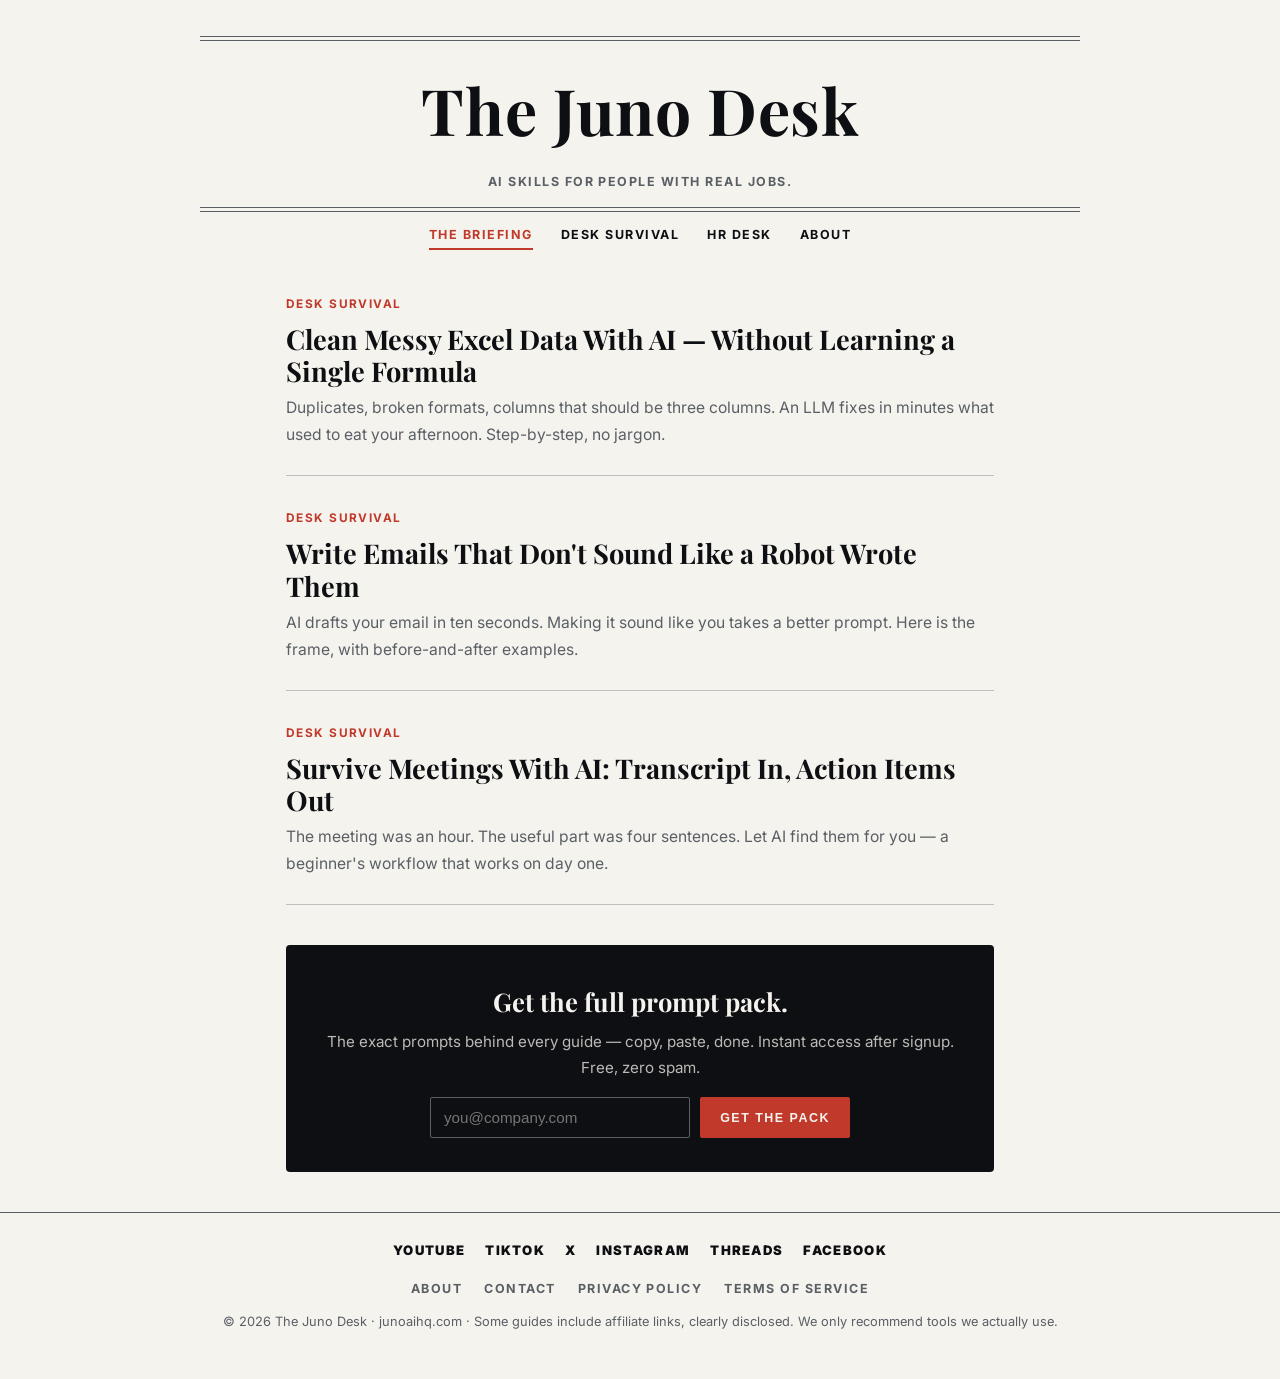
<file: index.html>
<!DOCTYPE html>
<html lang="en">
<head>
<meta charset="UTF-8">
<meta name="viewport" content="width=device-width, initial-scale=1.0">
<title>The Juno Desk — AI skills for people with real jobs</title>
<meta name="description" content="Practical AI skills for office workers — real workflows that change your workday. No hype, no robots-will-kill-us panic. Just what to actually do.">
<link rel="preconnect" href="https://fonts.googleapis.com">
<link href="https://fonts.googleapis.com/css2?family=Playfair+Display:wght@700&family=Inter:wght@400;700;900&display=swap" rel="stylesheet">
<link rel="stylesheet" href="style.css">
  <link rel="canonical" href="https://junoaihq.com/">
  <meta property="og:title" content="The Juno Desk — AI skills for people with real jobs">
  <meta property="og:description" content="Practical AI skills for office workers — real workflows that change your workday. No hype, no robots-will-kill-us panic. Just what to actually do.">
  <meta property="og:type" content="website">
  <meta property="og:url" content="https://junoaihq.com/">
  <meta property="og:site_name" content="The Juno Desk">
  <meta name="twitter:card" content="summary_large_image">
  <meta property="og:image" content="https://junoaihq.com/og-image.png">
  <meta name="twitter:image" content="https://junoaihq.com/og-image.png">
  <link rel="icon" href="/favicon.ico" sizes="any">
  <link rel="icon" href="/favicon-32.png" type="image/png" sizes="32x32">
  <link rel="apple-touch-icon" href="/apple-touch-icon.png">
  <link rel="alternate" type="application/rss+xml" title="The Juno Desk" href="/feed.xml">
  <meta name="twitter:site" content="@junoaihq">
  <meta name="twitter:title" content="The Juno Desk — AI skills for people with real jobs">
  <meta name="twitter:description" content="Practical AI skills for office workers — real workflows that change your workday. No hype, no robots-will-kill-us panic. Just what to actually do.">
  <meta name="robots" content="index, follow">
  <meta name="referrer" content="strict-origin-when-cross-origin">
  <script type="application/ld+json">
{
  "@context": "https://schema.org",
  "@graph": [
    {
      "@type": "WebSite",
      "@id": "https://junoaihq.com/#website",
      "url": "https://junoaihq.com/",
      "name": "The Juno Desk",
      "publisher": {
        "@id": "https://junoaihq.com/#organization"
      }
    },
    {
      "@type": "NewsMediaOrganization",
      "@id": "https://junoaihq.com/#organization",
      "name": "The Juno Desk",
      "url": "https://junoaihq.com/",
      "sameAs": [
        "https://www.tiktok.com/@junoaihq",
        "https://x.com/junoaihq",
        "https://www.instagram.com/junoaihq",
        "https://www.threads.com/@junoaihq",
        "https://www.facebook.com/junoaihq",
        "https://www.youtube.com/@junoaihq"
      ]
    }
  ]
}
  </script>

</head>
<body>

<header>
  <div class="rule-double"></div>
  <h1 class="masthead">The Juno Desk</h1>
  <p class="tagline">AI skills for people with real jobs.</p>
  <div class="rule-double"></div>
  <nav>
    <a href="/" class="active">The Briefing</a>
    <a href="/desk-survival/">Desk Survival</a>
    <a href="/hr-desk/">HR Desk</a>
    <a href="/about/">About</a>
  </nav>
</header>

<main class="wrap">

  <article class="teaser">
    <span class="kicker">Desk Survival</span>
    <h2><a href="/desk-survival/clean-excel-data-with-ai/">Clean Messy Excel Data With AI — Without Learning a Single Formula</a></h2>
    <p class="dek">Duplicates, broken formats, columns that should be three columns. An LLM fixes in minutes what used to eat your afternoon. Step-by-step, no jargon.</p>
  </article>

  <article class="teaser">
    <span class="kicker">Desk Survival</span>
    <h2><a href="/desk-survival/emails-that-dont-sound-like-a-robot/">Write Emails That Don't Sound Like a Robot Wrote Them</a></h2>
    <p class="dek">AI drafts your email in ten seconds. Making it sound like you takes a better prompt. Here is the frame, with before-and-after examples.</p>
  </article>

  <article class="teaser">
    <span class="kicker">Desk Survival</span>
    <h2><a href="/desk-survival/survive-meetings-with-ai/">Survive Meetings With AI: Transcript In, Action Items Out</a></h2>
    <p class="dek">The meeting was an hour. The useful part was four sentences. Let AI find them for you — a beginner's workflow that works on day one.</p>
  </article>

  <div class="capture">
    <h3>Get the full prompt pack.</h3>
    <p>The exact prompts behind every guide — copy, paste, done. Instant access after signup. Free, zero spam.</p>
    <form action="/api/subscribe" method="POST">
      <input type="hidden" name="source" value="homepage">
      <input type="text" name="website" value="" style="display:none" tabindex="-1" autocomplete="off" aria-hidden="true">
      <input type="email" name="email" placeholder="you@company.com" required>
      <button type="submit">Get the pack</button>
    </form>
  </div>

</main>

<footer>
  <div class="social wrap">
    <a href="https://www.youtube.com/@junoaihq" target="_blank" rel="noopener">YouTube</a>
    <a href="https://www.tiktok.com/@junoaihq" target="_blank" rel="noopener">TikTok</a>
    <a href="https://x.com/junoaihq" target="_blank" rel="noopener">X</a>
    <a href="https://www.instagram.com/junoaihq" target="_blank" rel="noopener">Instagram</a>
    <a href="https://www.threads.com/@junoaihq" target="_blank" rel="noopener">Threads</a>
    <a href="https://www.facebook.com/junoaihq" target="_blank" rel="noopener">Facebook</a>
    </div>
  <div class="links wrap">
    <a href="/about/">About</a>
    <a href="/contact/">Contact</a>
    <a href="/privacy/">Privacy Policy</a>
    <a href="/terms/">Terms of Service</a>
  </div>
  <p class="fine">© 2026 The Juno Desk · junoaihq.com · Some guides include affiliate links, clearly disclosed. We only recommend tools we actually use.</p>
</footer>

</body>
</html>
</file>
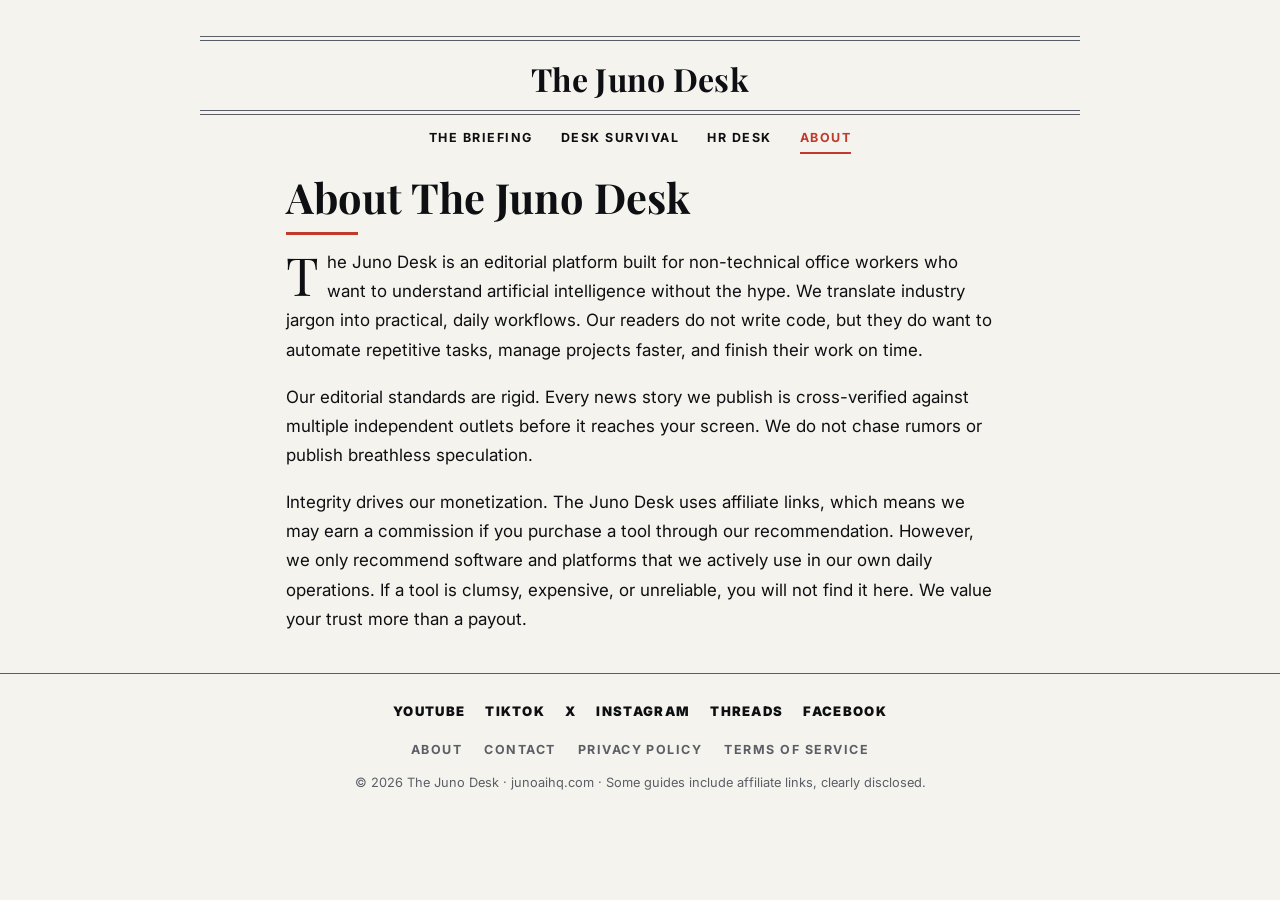
<file: about/index.html>
<!DOCTYPE html>
<html lang="en">
<head>
<meta charset="UTF-8">
<meta name="viewport" content="width=device-width, initial-scale=1.0">
<title>About — The Juno Desk</title>
<meta name="description" content="The Juno Desk is an editorial platform for non-technical office workers who want to understand AI without the hype.">
<link rel="preconnect" href="https://fonts.googleapis.com">
<link href="https://fonts.googleapis.com/css2?family=Playfair+Display:wght@700&family=Inter:wght@400;700;900&display=swap" rel="stylesheet">
<link rel="stylesheet" href="../style.css">
  <link rel="canonical" href="https://junoaihq.com/about/">
  <meta property="og:title" content="About — The Juno Desk">
  <meta property="og:description" content="The Juno Desk is an editorial platform for non-technical office workers who want to understand AI without the hype.">
  <meta property="og:type" content="website">
  <meta property="og:url" content="https://junoaihq.com/about/">
  <meta property="og:site_name" content="The Juno Desk">
  <meta name="twitter:card" content="summary_large_image">
  <meta property="og:image" content="https://junoaihq.com/og-image.png">
  <meta name="twitter:image" content="https://junoaihq.com/og-image.png">
  <link rel="icon" href="/favicon.ico" sizes="any">
  <link rel="icon" href="/favicon-32.png" type="image/png" sizes="32x32">
  <link rel="apple-touch-icon" href="/apple-touch-icon.png">
  <link rel="alternate" type="application/rss+xml" title="The Juno Desk" href="/feed.xml">
  <meta name="twitter:site" content="@junoaihq">
  <meta name="twitter:title" content="About — The Juno Desk">
  <meta name="twitter:description" content="The Juno Desk is an editorial platform for non-technical office workers who want to understand AI without the hype.">
  <meta name="robots" content="index, follow">
  <meta name="referrer" content="strict-origin-when-cross-origin">
  <script type="application/ld+json">
{
  "@context": "https://schema.org",
  "@graph": [
    {
      "@type": "WebPage",
      "@id": "https://junoaihq.com/about/#webpage",
      "url": "https://junoaihq.com/about/",
      "name": "About — The Juno Desk",
      "description": "The Juno Desk is an editorial platform for non-technical office workers who want to understand AI without the hype.",
      "breadcrumb": {
        "@id": "https://junoaihq.com/about/#breadcrumb"
      }
    },
    {
      "@type": "BreadcrumbList",
      "@id": "https://junoaihq.com/about/#breadcrumb",
      "itemListElement": [
        {
          "@type": "ListItem",
          "position": 1,
          "name": "Home",
          "item": "https://junoaihq.com/"
        },
        {
          "@type": "ListItem",
          "position": 2,
          "name": "About",
          "item": "https://junoaihq.com/about/"
        }
      ]
    }
  ]
}
  </script>

</head>
<body>

<header>
  <div class="rule-double"></div>
  <div class="masthead" style="font-size:2rem; padding:10px 0 4px"><a href="/" style="color:inherit;text-decoration:none">The Juno Desk</a></div>
  <div class="rule-double"></div>
  <nav>
    <a href="/">The Briefing</a>
    <a href="/desk-survival/">Desk Survival</a>
    <a href="/hr-desk/">HR Desk</a>
    <a href="/about/" class="active">About</a>
  </nav>
</header>

<main class="wrap article-body">

  <h1>About The Juno Desk</h1>

  <p class="lead">The Juno Desk is an editorial platform built for non-technical office workers who want to understand artificial intelligence without the hype. We translate industry jargon into practical, daily workflows. Our readers do not write code, but they do want to automate repetitive tasks, manage projects faster, and finish their work on time.</p>

  <p>Our editorial standards are rigid. Every news story we publish is cross-verified against multiple independent outlets before it reaches your screen. We do not chase rumors or publish breathless speculation.</p>

  <p>Integrity drives our monetization. The Juno Desk uses affiliate links, which means we may earn a commission if you purchase a tool through our recommendation. However, we only recommend software and platforms that we actively use in our own daily operations. If a tool is clumsy, expensive, or unreliable, you will not find it here. We value your trust more than a payout.</p>

</main>

<footer>
  <div class="social wrap">
    <a href="https://www.youtube.com/@junoaihq" target="_blank" rel="noopener">YouTube</a>
    <a href="https://www.tiktok.com/@junoaihq" target="_blank" rel="noopener">TikTok</a>
    <a href="https://x.com/junoaihq" target="_blank" rel="noopener">X</a>
    <a href="https://www.instagram.com/junoaihq" target="_blank" rel="noopener">Instagram</a>
    <a href="https://www.threads.com/@junoaihq" target="_blank" rel="noopener">Threads</a>
    <a href="https://www.facebook.com/junoaihq" target="_blank" rel="noopener">Facebook</a>
    </div>
  <div class="links wrap">
    <a href="/about/">About</a>
    <a href="/contact/">Contact</a>
    <a href="/privacy/">Privacy Policy</a>
    <a href="/terms/">Terms of Service</a>
  </div>
  <p class="fine">© 2026 The Juno Desk · junoaihq.com · Some guides include affiliate links, clearly disclosed.</p>
</footer>

</body>
</html>
</file>
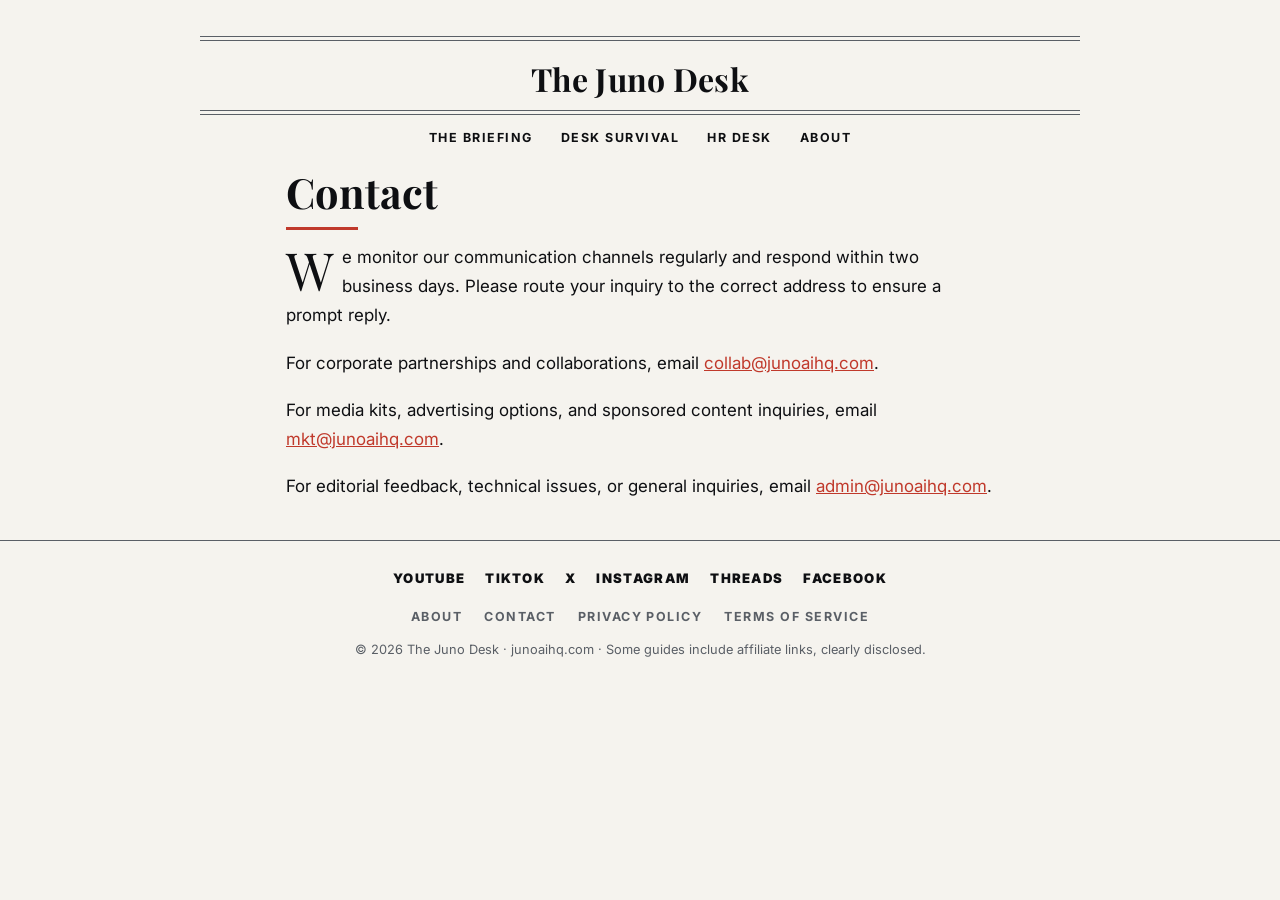
<file: contact/index.html>
<!DOCTYPE html>
<html lang="en">
<head>
<meta charset="UTF-8">
<meta name="viewport" content="width=device-width, initial-scale=1.0">
<title>Contact — The Juno Desk</title>
<meta name="description" content="Get in touch with The Juno Desk for partnerships, advertising, or general inquiries.">
<link rel="preconnect" href="https://fonts.googleapis.com">
<link href="https://fonts.googleapis.com/css2?family=Playfair+Display:wght@700&family=Inter:wght@400;700;900&display=swap" rel="stylesheet">
<link rel="stylesheet" href="../style.css">
  <link rel="canonical" href="https://junoaihq.com/contact/">
  <meta property="og:title" content="Contact — The Juno Desk">
  <meta property="og:description" content="Get in touch with The Juno Desk for partnerships, advertising, or general inquiries.">
  <meta property="og:type" content="website">
  <meta property="og:url" content="https://junoaihq.com/contact/">
  <meta property="og:site_name" content="The Juno Desk">
  <meta name="twitter:card" content="summary_large_image">
  <meta property="og:image" content="https://junoaihq.com/og-image.png">
  <meta name="twitter:image" content="https://junoaihq.com/og-image.png">
  <link rel="icon" href="/favicon.ico" sizes="any">
  <link rel="icon" href="/favicon-32.png" type="image/png" sizes="32x32">
  <link rel="apple-touch-icon" href="/apple-touch-icon.png">
  <link rel="alternate" type="application/rss+xml" title="The Juno Desk" href="/feed.xml">
  <meta name="twitter:site" content="@junoaihq">
  <meta name="twitter:title" content="Contact — The Juno Desk">
  <meta name="twitter:description" content="Get in touch with The Juno Desk for partnerships, advertising, or general inquiries.">
  <meta name="robots" content="index, follow">
  <meta name="referrer" content="strict-origin-when-cross-origin">
  <script type="application/ld+json">
{
  "@context": "https://schema.org",
  "@graph": [
    {
      "@type": "WebPage",
      "@id": "https://junoaihq.com/contact/#webpage",
      "url": "https://junoaihq.com/contact/",
      "name": "Contact — The Juno Desk",
      "description": "Get in touch with The Juno Desk for partnerships, advertising, or general inquiries.",
      "breadcrumb": {
        "@id": "https://junoaihq.com/contact/#breadcrumb"
      }
    },
    {
      "@type": "BreadcrumbList",
      "@id": "https://junoaihq.com/contact/#breadcrumb",
      "itemListElement": [
        {
          "@type": "ListItem",
          "position": 1,
          "name": "Home",
          "item": "https://junoaihq.com/"
        },
        {
          "@type": "ListItem",
          "position": 2,
          "name": "Contact",
          "item": "https://junoaihq.com/contact/"
        }
      ]
    }
  ]
}
  </script>

</head>
<body>

<header>
  <div class="rule-double"></div>
  <div class="masthead" style="font-size:2rem; padding:10px 0 4px"><a href="/" style="color:inherit;text-decoration:none">The Juno Desk</a></div>
  <div class="rule-double"></div>
  <nav>
    <a href="/">The Briefing</a>
    <a href="/desk-survival/">Desk Survival</a>
    <a href="/hr-desk/">HR Desk</a>
    <a href="/about/">About</a>
  </nav>
</header>

<main class="wrap article-body">

  <h1>Contact</h1>

  <p class="lead">We monitor our communication channels regularly and respond within two business days. Please route your inquiry to the correct address to ensure a prompt reply.</p>

  <p>For corporate partnerships and collaborations, email <a href="mailto:collab@junoaihq.com" style="color:var(--red)">collab@junoaihq.com</a>.</p>

  <p>For media kits, advertising options, and sponsored content inquiries, email <a href="mailto:mkt@junoaihq.com" style="color:var(--red)">mkt@junoaihq.com</a>.</p>

  <p>For editorial feedback, technical issues, or general inquiries, email <a href="mailto:admin@junoaihq.com" style="color:var(--red)">admin@junoaihq.com</a>.</p>

</main>

<footer>
  <div class="social wrap">
    <a href="https://www.youtube.com/@junoaihq" target="_blank" rel="noopener">YouTube</a>
    <a href="https://www.tiktok.com/@junoaihq" target="_blank" rel="noopener">TikTok</a>
    <a href="https://x.com/junoaihq" target="_blank" rel="noopener">X</a>
    <a href="https://www.instagram.com/junoaihq" target="_blank" rel="noopener">Instagram</a>
    <a href="https://www.threads.com/@junoaihq" target="_blank" rel="noopener">Threads</a>
    <a href="https://www.facebook.com/junoaihq" target="_blank" rel="noopener">Facebook</a>
    </div>
  <div class="links wrap">
    <a href="/about/">About</a>
    <a href="/contact/">Contact</a>
    <a href="/privacy/">Privacy Policy</a>
    <a href="/terms/">Terms of Service</a>
  </div>
  <p class="fine">© 2026 The Juno Desk · junoaihq.com · Some guides include affiliate links, clearly disclosed.</p>
</footer>

</body>
</html>
</file>
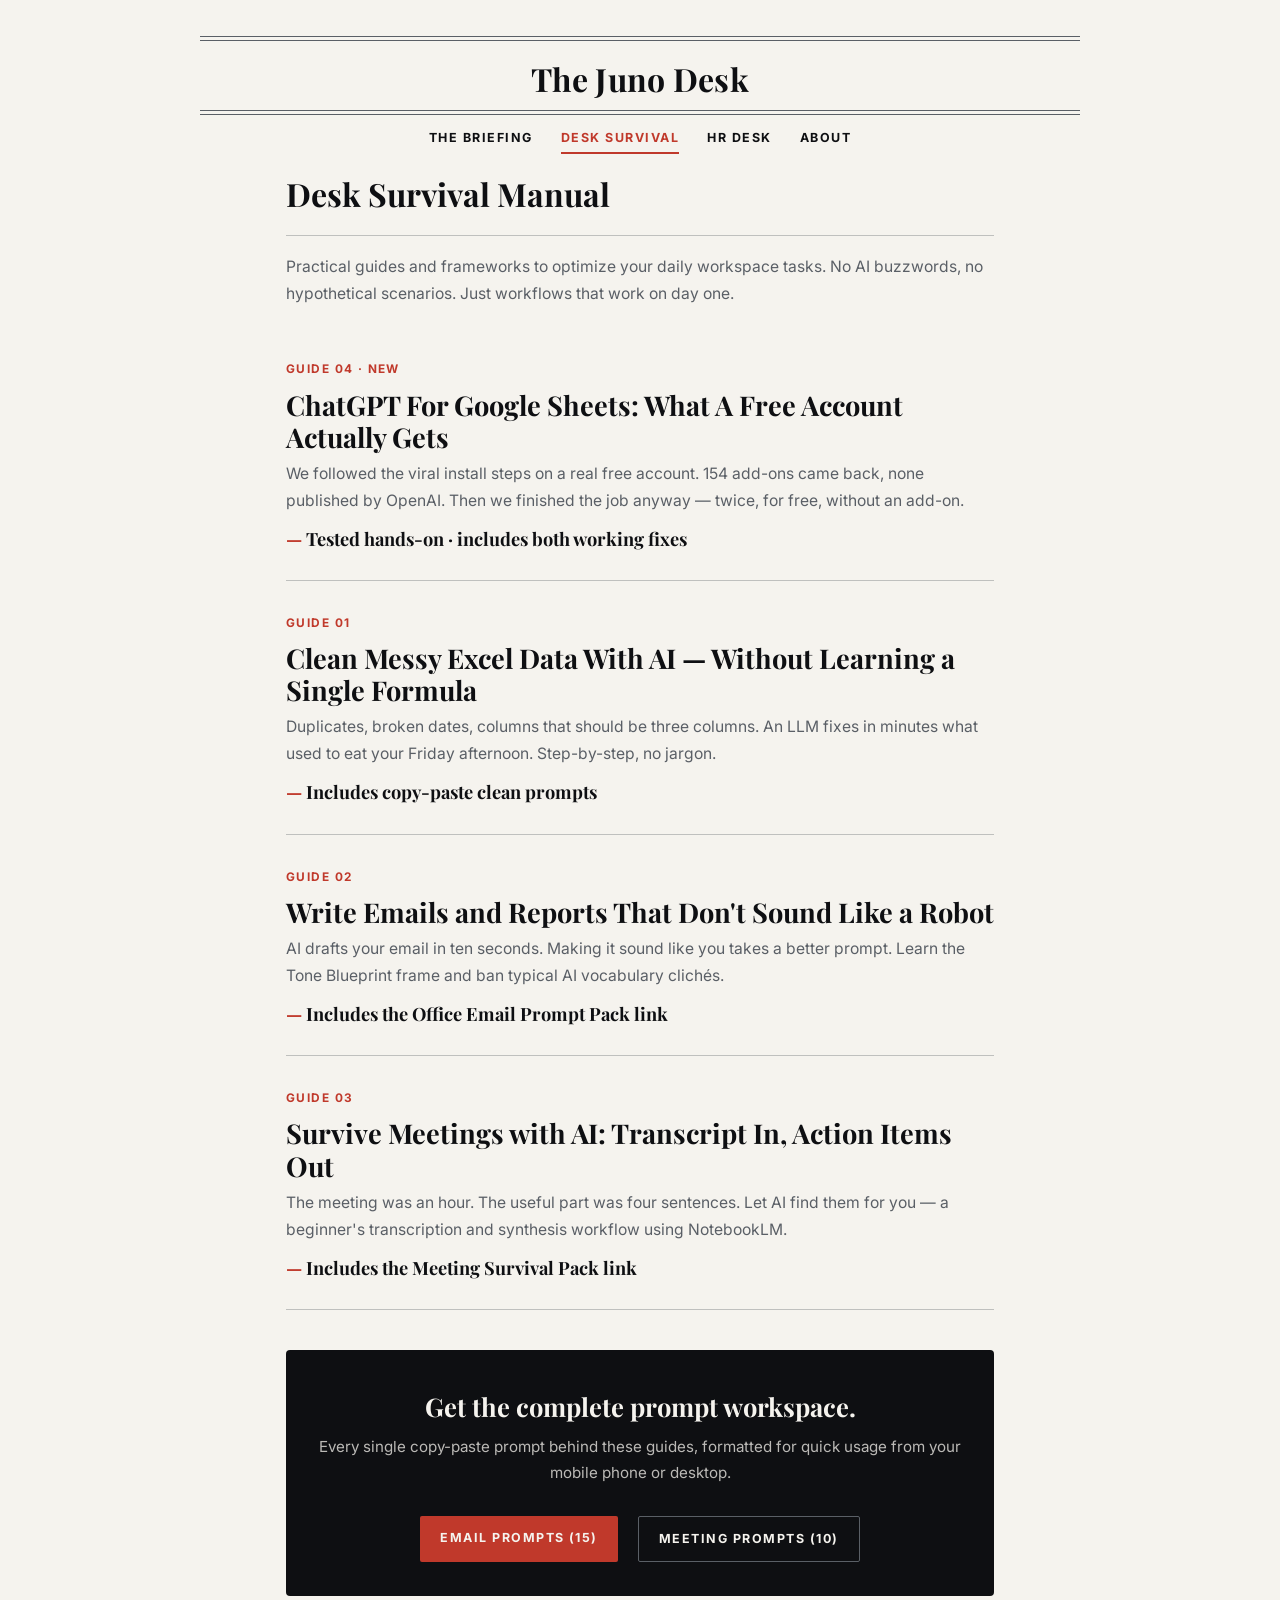
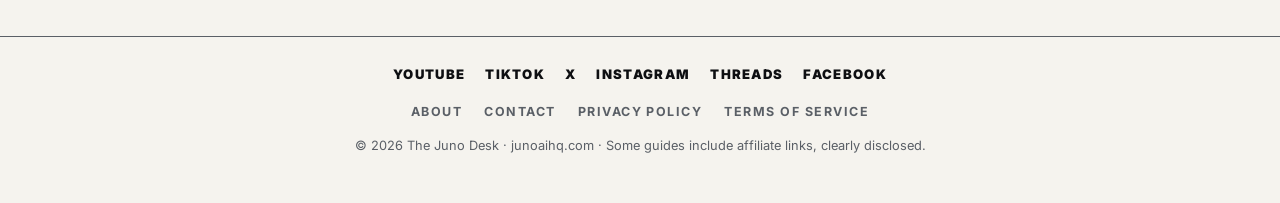
<file: desk-survival/index.html>
<!DOCTYPE html>
<html lang="en">
<head>
<meta charset="UTF-8">
<meta name="viewport" content="width=device-width, initial-scale=1.0">
<title>Desk Survival Guides — The Juno Desk</title>
<meta name="description" content="Standard operating procedures (SOPs) and copy-paste prompt collections to help office workers survive email, spreadsheet, and meeting chaos.">
<link rel="preconnect" href="https://fonts.googleapis.com">
<link href="https://fonts.googleapis.com/css2?family=Playfair+Display:wght@700&family=Inter:wght@400;700;900&display=swap" rel="stylesheet">
<link rel="stylesheet" href="../style.css">
  <link rel="canonical" href="https://junoaihq.com/desk-survival/">
  <meta property="og:title" content="Desk Survival Guides — The Juno Desk">
  <meta property="og:description" content="Standard operating procedures (SOPs) and copy-paste prompt collections to help office workers survive email, spreadsheet, and meeting chaos.">
  <meta property="og:type" content="website">
  <meta property="og:url" content="https://junoaihq.com/desk-survival/">
  <meta property="og:site_name" content="The Juno Desk">
  <meta name="twitter:card" content="summary_large_image">
  <meta property="og:image" content="https://junoaihq.com/og-image.png">
  <meta name="twitter:image" content="https://junoaihq.com/og-image.png">
  <link rel="icon" href="/favicon.ico" sizes="any">
  <link rel="icon" href="/favicon-32.png" type="image/png" sizes="32x32">
  <link rel="apple-touch-icon" href="/apple-touch-icon.png">
  <link rel="alternate" type="application/rss+xml" title="The Juno Desk" href="/feed.xml">
  <meta name="twitter:site" content="@junoaihq">
  <meta name="twitter:title" content="Desk Survival Guides — The Juno Desk">
  <meta name="twitter:description" content="Standard operating procedures (SOPs) and copy-paste prompt collections to help office workers survive email, spreadsheet, and meeting chaos.">
  <meta name="robots" content="index, follow">
  <meta name="referrer" content="strict-origin-when-cross-origin">
  <script type="application/ld+json">
{
  "@context": "https://schema.org",
  "@graph": [
    {
      "@type": "WebPage",
      "@id": "https://junoaihq.com/desk-survival/#webpage",
      "url": "https://junoaihq.com/desk-survival/",
      "name": "Desk Survival Guides — The Juno Desk",
      "description": "Standard operating procedures (SOPs) and copy-paste prompt collections to help office workers survive email, spreadsheet, and meeting chaos.",
      "breadcrumb": {
        "@id": "https://junoaihq.com/desk-survival/#breadcrumb"
      }
    },
    {
      "@type": "BreadcrumbList",
      "@id": "https://junoaihq.com/desk-survival/#breadcrumb",
      "itemListElement": [
        {
          "@type": "ListItem",
          "position": 1,
          "name": "Home",
          "item": "https://junoaihq.com/"
        },
        {
          "@type": "ListItem",
          "position": 2,
          "name": "Desk Survival",
          "item": "https://junoaihq.com/desk-survival/"
        }
      ]
    }
  ]
}
  </script>

</head>
<body>

<header>
  <div class="rule-double"></div>
  <h1 class="masthead" style="font-size:2rem; padding:10px 0 4px"><a href="/" style="color:inherit;text-decoration:none">The Juno Desk</a></h1>
  <div class="rule-double"></div>
  <nav>
    <a href="/">The Briefing</a>
    <a href="/desk-survival/" class="active">Desk Survival</a>
    <a href="/hr-desk/">HR Desk</a>
    <a href="/about/">About</a>
  </nav>
</header>

<main class="wrap">

  <h2 style="font-family:'Playfair Display', Georgia, serif; font-size:2rem; padding-bottom:14px; border-bottom:1px solid rgba(90,95,102,0.35); margin-bottom:18px;">Desk Survival Manual</h2>
  <p class="dek" style="margin-bottom:20px;">Practical guides and frameworks to optimize your daily workspace tasks. No AI buzzwords, no hypothetical scenarios. Just workflows that work on day one.</p>

  <article class="teaser">
    <span class="kicker">Guide 04 · New</span>
    <h2><a href="/desk-survival/chatgpt-google-sheets-free-account/">ChatGPT For Google Sheets: What A Free Account Actually Gets</a></h2>
    <p class="dek">We followed the viral install steps on a real free account. 154 add-ons came back, none published by OpenAI. Then we finished the job anyway — twice, for free, without an add-on.</p>
    <div class="pull-line">Tested hands-on · includes both working fixes</div>
  </article>

  <article class="teaser">
    <span class="kicker">Guide 01</span>
    <h2><a href="/desk-survival/clean-excel-data-with-ai/">Clean Messy Excel Data With AI — Without Learning a Single Formula</a></h2>
    <p class="dek">Duplicates, broken dates, columns that should be three columns. An LLM fixes in minutes what used to eat your Friday afternoon. Step-by-step, no jargon.</p>
    <div class="pull-line">Includes copy-paste clean prompts</div>
  </article>

  <article class="teaser">
    <span class="kicker">Guide 02</span>
    <h2><a href="/desk-survival/emails-that-dont-sound-like-a-robot/">Write Emails and Reports That Don't Sound Like a Robot</a></h2>
    <p class="dek">AI drafts your email in ten seconds. Making it sound like you takes a better prompt. Learn the Tone Blueprint frame and ban typical AI vocabulary clichés.</p>
    <div class="pull-line">Includes the Office Email Prompt Pack link</div>
  </article>

  <article class="teaser">
    <span class="kicker">Guide 03</span>
    <h2><a href="/desk-survival/survive-meetings-with-ai/">Survive Meetings with AI: Transcript In, Action Items Out</a></h2>
    <p class="dek">The meeting was an hour. The useful part was four sentences. Let AI find them for you — a beginner's transcription and synthesis workflow using NotebookLM.</p>
    <div class="pull-line">Includes the Meeting Survival Pack link</div>
  </article>

  <div class="capture">
    <h3>Get the complete prompt workspace.</h3>
    <p>Every single copy-paste prompt behind these guides, formatted for quick usage from your mobile phone or desktop.</p>
    <div style="display:flex; justify-content:center; gap:20px; flex-wrap:wrap; margin-top:14px;">
      <a href="/email-prompt-pack/" style="background:var(--red); color:var(--paper); padding:11px 20px; font-weight:700; font-size:0.78rem; text-transform:uppercase; letter-spacing:0.12em; text-decoration:none; border-radius:2px;">Email Prompts (15)</a>
      <a href="/meeting-survival-pack/" style="background:var(--ink); border:1px solid var(--slate); color:var(--paper); padding:11px 20px; font-weight:700; font-size:0.78rem; text-transform:uppercase; letter-spacing:0.12em; text-decoration:none; border-radius:2px;">Meeting Prompts (10)</a>
    </div>
  </div>

</main>

<footer>
  <div class="social wrap">
    <a href="https://www.youtube.com/@junoaihq" target="_blank" rel="noopener">YouTube</a>
    <a href="https://www.tiktok.com/@junoaihq" target="_blank" rel="noopener">TikTok</a>
    <a href="https://x.com/junoaihq" target="_blank" rel="noopener">X</a>
    <a href="https://www.instagram.com/junoaihq" target="_blank" rel="noopener">Instagram</a>
    <a href="https://www.threads.com/@junoaihq" target="_blank" rel="noopener">Threads</a>
    <a href="https://www.facebook.com/junoaihq" target="_blank" rel="noopener">Facebook</a>
    </div>
  <div class="links wrap">
    <a href="/about/">About</a>
    <a href="/contact/">Contact</a>
    <a href="/privacy/">Privacy Policy</a>
    <a href="/terms/">Terms of Service</a>
  </div>
  <p class="fine">© 2026 The Juno Desk · junoaihq.com · Some guides include affiliate links, clearly disclosed.</p>
</footer>

</body>
</html>
</file>
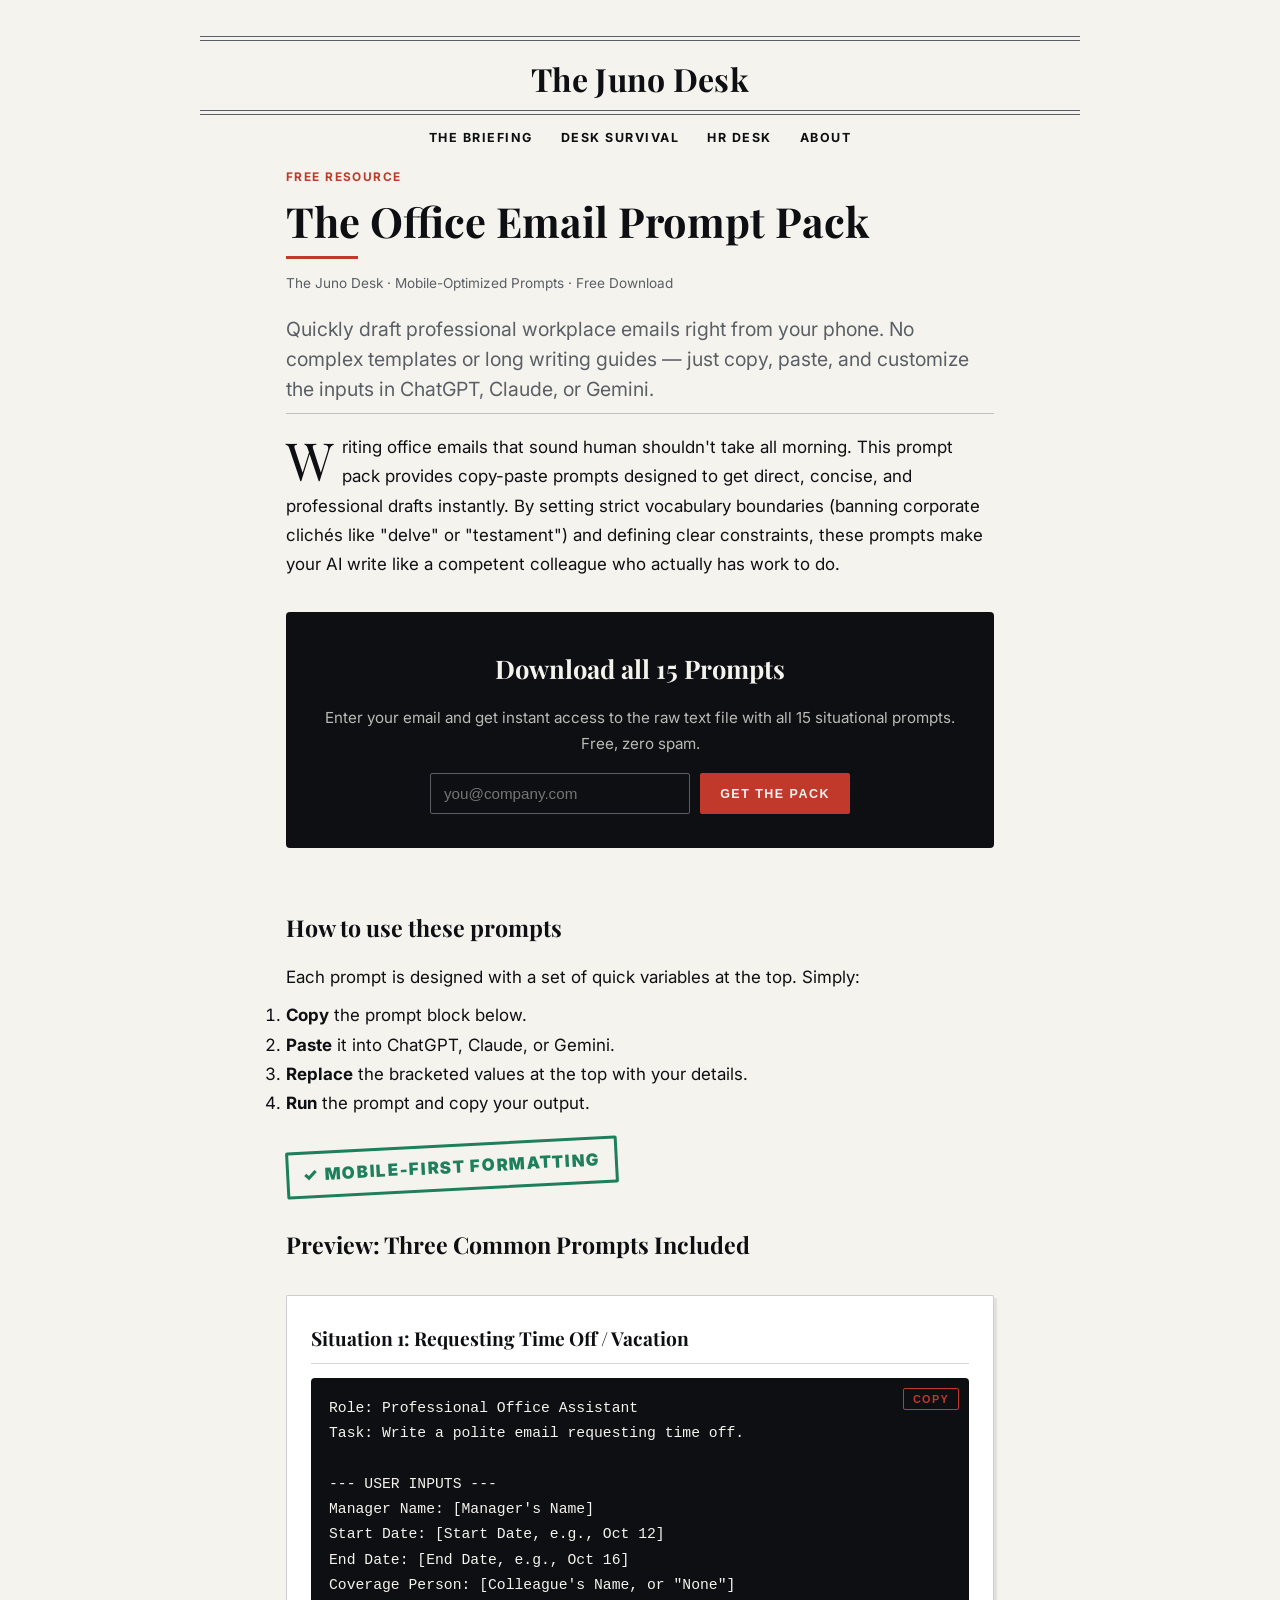
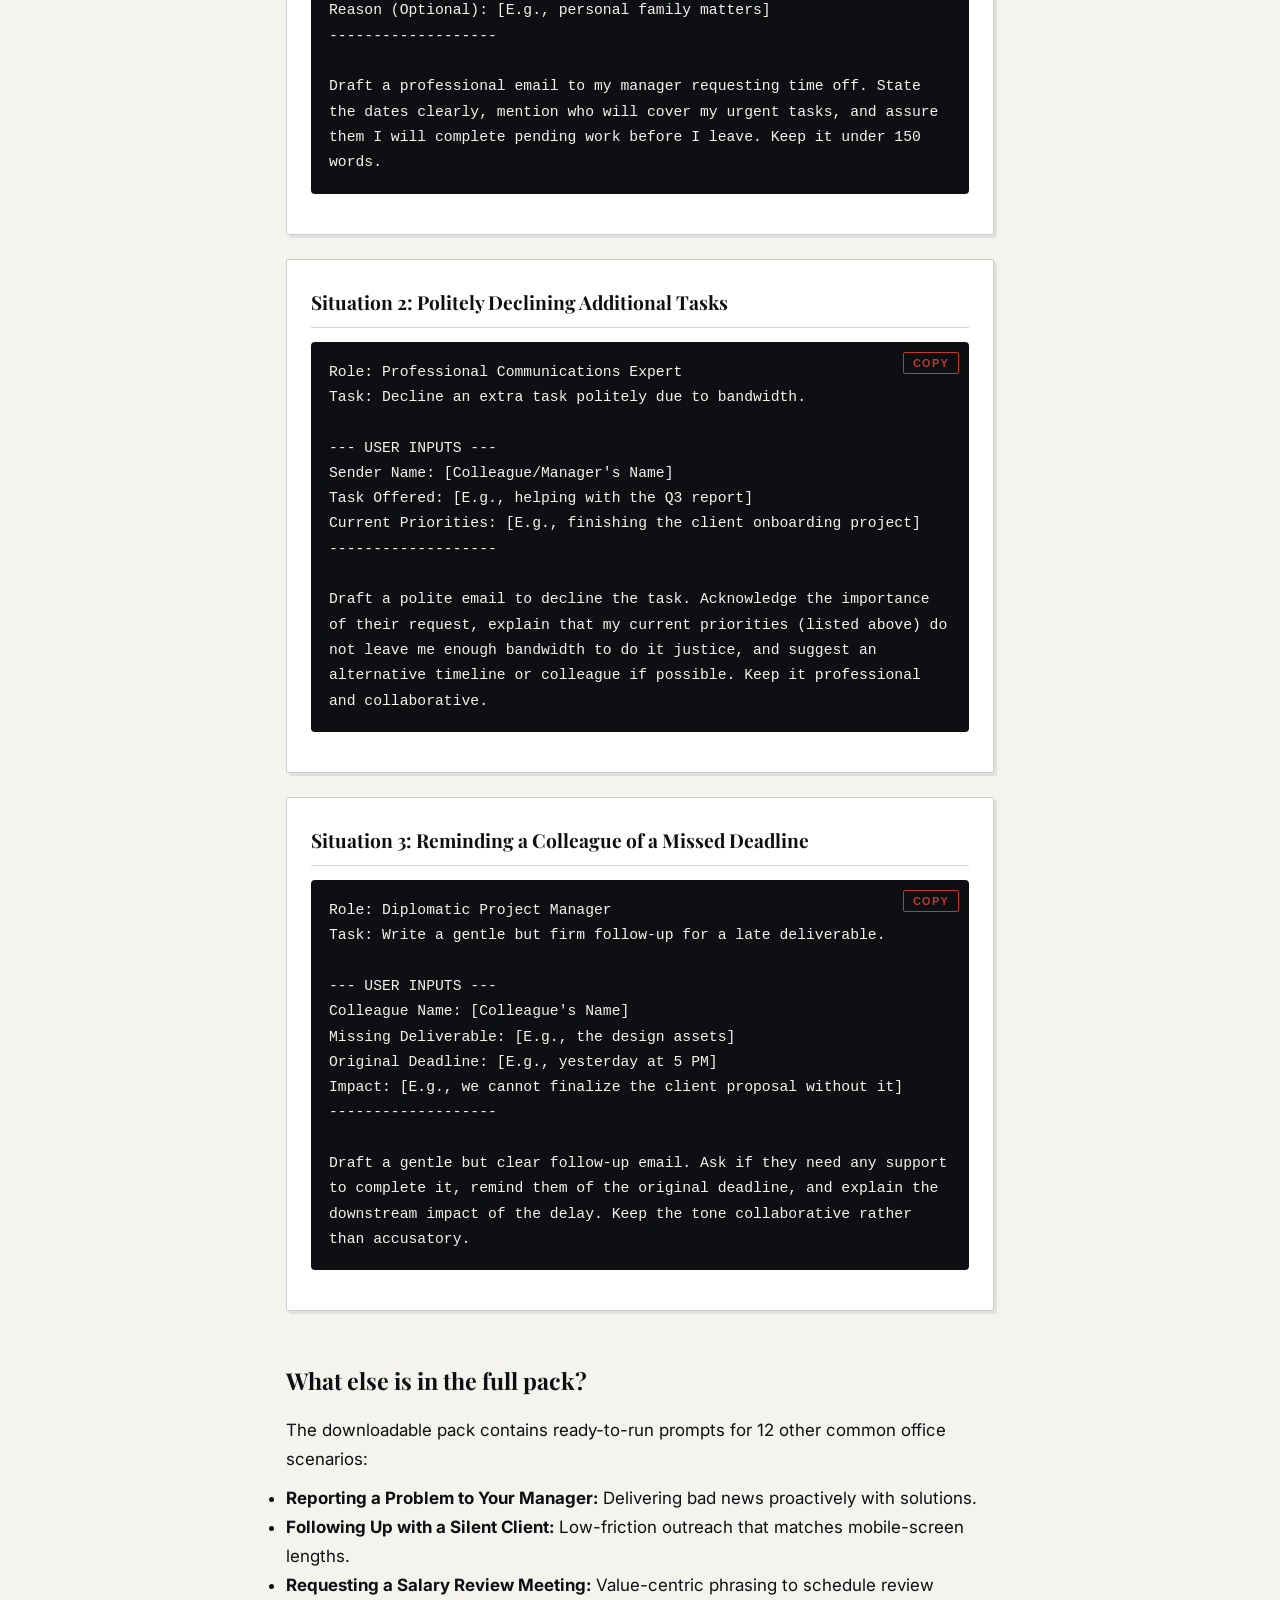
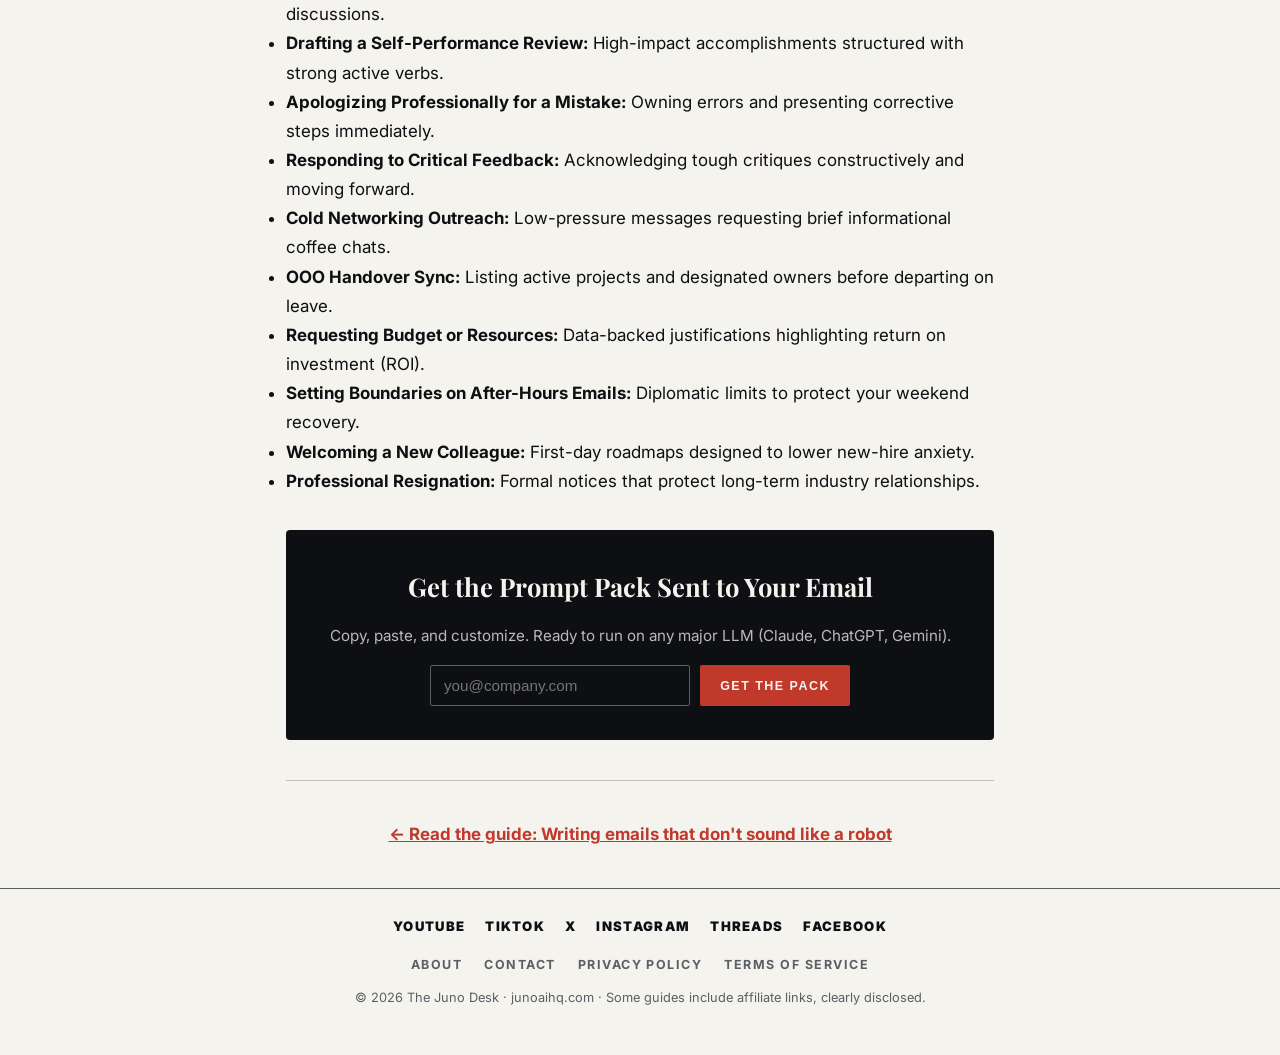
<file: email-prompt-pack/index.html>
<!DOCTYPE html>
<html lang="en">
<head>
<meta charset="UTF-8">
<meta name="viewport" content="width=device-width, initial-scale=1.0">
<title>The Office Email Prompt Pack — The Juno Desk</title>
<meta name="description" content="Get our free collection of 15 copy-paste email prompts optimized for quick editing from your phone. Eliminate corporate jargon and write like a human.">
<link rel="preconnect" href="https://fonts.googleapis.com">
<link href="https://fonts.googleapis.com/css2?family=Playfair+Display:wght@700&family=Inter:wght@400;700;900&display=swap" rel="stylesheet">
<link rel="stylesheet" href="../style.css">
  <link rel="canonical" href="https://junoaihq.com/email-prompt-pack/">
  <meta property="og:title" content="The Office Email Prompt Pack — The Juno Desk">
  <meta property="og:description" content="Get our free collection of 15 copy-paste email prompts optimized for quick editing from your phone. Eliminate corporate jargon and write like a human.">
  <meta property="og:type" content="website">
  <meta property="og:url" content="https://junoaihq.com/email-prompt-pack/">
  <meta property="og:site_name" content="The Juno Desk">
  <meta name="twitter:card" content="summary_large_image">
  <meta property="og:image" content="https://junoaihq.com/og-image.png">
  <meta name="twitter:image" content="https://junoaihq.com/og-image.png">
  <link rel="icon" href="/favicon.ico" sizes="any">
  <link rel="icon" href="/favicon-32.png" type="image/png" sizes="32x32">
  <link rel="apple-touch-icon" href="/apple-touch-icon.png">
  <link rel="alternate" type="application/rss+xml" title="The Juno Desk" href="/feed.xml">
  <meta name="twitter:site" content="@junoaihq">
  <meta name="twitter:title" content="The Office Email Prompt Pack — The Juno Desk">
  <meta name="twitter:description" content="Get our free collection of 15 copy-paste email prompts optimized for quick editing from your phone. Eliminate corporate jargon and write like a human.">
  <meta name="robots" content="index, follow">
  <meta name="referrer" content="strict-origin-when-cross-origin">
  <script type="application/ld+json">
{
  "@context": "https://schema.org",
  "@graph": [
    {
      "@type": "WebPage",
      "@id": "https://junoaihq.com/email-prompt-pack/#webpage",
      "url": "https://junoaihq.com/email-prompt-pack/",
      "name": "The Office Email Prompt Pack — The Juno Desk",
      "description": "Get our free collection of 15 copy-paste email prompts optimized for quick editing from your phone. Eliminate corporate jargon and write like a human.",
      "breadcrumb": {
        "@id": "https://junoaihq.com/email-prompt-pack/#breadcrumb"
      }
    },
    {
      "@type": "BreadcrumbList",
      "@id": "https://junoaihq.com/email-prompt-pack/#breadcrumb",
      "itemListElement": [
        {
          "@type": "ListItem",
          "position": 1,
          "name": "Home",
          "item": "https://junoaihq.com/"
        },
        {
          "@type": "ListItem",
          "position": 2,
          "name": "Email Prompt Pack",
          "item": "https://junoaihq.com/email-prompt-pack/"
        }
      ]
    }
  ]
}
  </script>

</head>
<body>

<header>
  <div class="rule-double"></div>
  <div class="masthead" style="font-size:2rem; padding:10px 0 4px"><a href="/" style="color:inherit;text-decoration:none">The Juno Desk</a></div>
  <div class="rule-double"></div>
  <nav>
    <a href="/">The Briefing</a>
    <a href="/desk-survival/">Desk Survival</a>
    <a href="/hr-desk/">HR Desk</a>
    <a href="/about/">About</a>
  </nav>
</header>

<main class="wrap article-body">

  <span class="kicker">Free Resource</span>
  <h1>The Office Email Prompt Pack</h1>
  <p class="byline">The Juno Desk · Mobile-Optimized Prompts · Free Download</p>

  <p class="standfirst">Quickly draft professional workplace emails right from your phone. No complex templates or long writing guides — just copy, paste, and customize the inputs in ChatGPT, Claude, or Gemini.</p>

  <p class="lead">Writing office emails that sound human shouldn't take all morning. This prompt pack provides copy-paste prompts designed to get direct, concise, and professional drafts instantly. By setting strict vocabulary boundaries (banning corporate clichés like "delve" or "testament") and defining clear constraints, these prompts make your AI write like a competent colleague who actually has work to do.</p>

  <div class="capture" style="margin: 24px 0 34px;">
    <h3>Download all 15 Prompts</h3>
    <p>Enter your email and get instant access to the raw text file with all 15 situational prompts. Free, zero spam.</p>
    <!-- TODO: hook email service -->
    <form action="/api/subscribe" method="POST">
      <input type="hidden" name="source" value="email-prompt-pack">
      <input type="text" name="website" value="" style="display:none" tabindex="-1" autocomplete="off" aria-hidden="true">
      <input type="email" name="email" placeholder="you@company.com" required>
      <button type="submit">Get the Pack</button>
    </form>
  </div>

  <h2>How to use these prompts</h2>
  <p>Each prompt is designed with a set of quick variables at the top. Simply:
    <ol>
      <li><b>Copy</b> the prompt block below.</li>
      <li><b>Paste</b> it into ChatGPT, Claude, or Gemini.</li>
      <li><b>Replace</b> the bracketed values at the top with your details.</li>
      <li><b>Run</b> the prompt and copy your output.</li>
    </ol>
  </p>

  <div class="stamp">✓ Mobile-first formatting</div>

  <h2>Preview: Three Common Prompts Included</h2>

  <div class="statcard">
    <h3 style="font-family:'Playfair Display', Georgia, serif; font-size:1.2rem; padding-bottom:8px; border-bottom:1px solid rgba(90,95,102,0.25);">Situation 1: Requesting Time Off / Vacation</h3>
    <div class="prompt-block" style="margin-top:14px;"><button type="button" class="copy" onclick="navigator.clipboard.writeText(this.parentNode.innerText.replace('COPY','').trim());this.innerText='COPIED';setTimeout(()=>this.innerText='COPY',1500)">Copy</button>Role: Professional Office Assistant
Task: Write a polite email requesting time off.

--- USER INPUTS ---
Manager Name: [Manager's Name]
Start Date: [Start Date, e.g., Oct 12]
End Date: [End Date, e.g., Oct 16]
Coverage Person: [Colleague's Name, or "None"]
Reason (Optional): [E.g., personal family matters]
-------------------

Draft a professional email to my manager requesting time off. State the dates clearly, mention who will cover my urgent tasks, and assure them I will complete pending work before I leave. Keep it under 150 words.</div>
  </div>

  <div class="statcard">
    <h3 style="font-family:'Playfair Display', Georgia, serif; font-size:1.2rem; padding-bottom:8px; border-bottom:1px solid rgba(90,95,102,0.25);">Situation 2: Politely Declining Additional Tasks</h3>
    <div class="prompt-block" style="margin-top:14px;"><button type="button" class="copy" onclick="navigator.clipboard.writeText(this.parentNode.innerText.replace('COPY','').trim());this.innerText='COPIED';setTimeout(()=>this.innerText='COPY',1500)">Copy</button>Role: Professional Communications Expert
Task: Decline an extra task politely due to bandwidth.

--- USER INPUTS ---
Sender Name: [Colleague/Manager's Name]
Task Offered: [E.g., helping with the Q3 report]
Current Priorities: [E.g., finishing the client onboarding project]
-------------------

Draft a polite email to decline the task. Acknowledge the importance of their request, explain that my current priorities (listed above) do not leave me enough bandwidth to do it justice, and suggest an alternative timeline or colleague if possible. Keep it professional and collaborative.</div>
  </div>

  <div class="statcard">
    <h3 style="font-family:'Playfair Display', Georgia, serif; font-size:1.2rem; padding-bottom:8px; border-bottom:1px solid rgba(90,95,102,0.25);">Situation 3: Reminding a Colleague of a Missed Deadline</h3>
    <div class="prompt-block" style="margin-top:14px;"><button type="button" class="copy" onclick="navigator.clipboard.writeText(this.parentNode.innerText.replace('COPY','').trim());this.innerText='COPIED';setTimeout(()=>this.innerText='COPY',1500)">Copy</button>Role: Diplomatic Project Manager
Task: Write a gentle but firm follow-up for a late deliverable.

--- USER INPUTS ---
Colleague Name: [Colleague's Name]
Missing Deliverable: [E.g., the design assets]
Original Deadline: [E.g., yesterday at 5 PM]
Impact: [E.g., we cannot finalize the client proposal without it]
-------------------

Draft a gentle but clear follow-up email. Ask if they need any support to complete it, remind them of the original deadline, and explain the downstream impact of the delay. Keep the tone collaborative rather than accusatory.</div>
  </div>

  <h2>What else is in the full pack?</h2>
  <p>The downloadable pack contains ready-to-run prompts for 12 other common office scenarios:</p>
  <ul>
    <li><b>Reporting a Problem to Your Manager:</b> Delivering bad news proactively with solutions.</li>
    <li><b>Following Up with a Silent Client:</b> Low-friction outreach that matches mobile-screen lengths.</li>
    <li><b>Requesting a Salary Review Meeting:</b> Value-centric phrasing to schedule review discussions.</li>
    <li><b>Drafting a Self-Performance Review:</b> High-impact accomplishments structured with strong active verbs.</li>
    <li><b>Apologizing Professionally for a Mistake:</b> Owning errors and presenting corrective steps immediately.</li>
    <li><b>Responding to Critical Feedback:</b> Acknowledging tough critiques constructively and moving forward.</li>
    <li><b>Cold Networking Outreach:</b> Low-pressure messages requesting brief informational coffee chats.</li>
    <li><b>OOO Handover Sync:</b> Listing active projects and designated owners before departing on leave.</li>
    <li><b>Requesting Budget or Resources:</b> Data-backed justifications highlighting return on investment (ROI).</li>
    <li><b>Setting Boundaries on After-Hours Emails:</b> Diplomatic limits to protect your weekend recovery.</li>
    <li><b>Welcoming a New Colleague:</b> First-day roadmaps designed to lower new-hire anxiety.</li>
    <li><b>Professional Resignation:</b> Formal notices that protect long-term industry relationships.</li>
  </ul>

  <div class="capture" style="margin-top: 34px;">
    <h3>Get the Prompt Pack Sent to Your Email</h3>
    <p>Copy, paste, and customize. Ready to run on any major LLM (Claude, ChatGPT, Gemini).</p>
    <!-- TODO: hook email service -->
    <form action="/api/subscribe" method="POST">
      <input type="hidden" name="source" value="email-prompt-pack">
      <input type="text" name="website" value="" style="display:none" tabindex="-1" autocomplete="off" aria-hidden="true">
      <input type="email" name="email" placeholder="you@company.com" required>
      <button type="submit">Get the Pack</button>
    </form>
  </div>

  <hr style="border:0; border-top:1px solid rgba(90,95,102,0.35); margin:30px 0;">

  <p style="text-align:center;"><a href="/desk-survival/emails-that-dont-sound-like-a-robot/" style="color:var(--red); font-weight:bold;">← Read the guide: Writing emails that don't sound like a robot</a></p>

</main>

<footer>
  <div class="social wrap">
    <a href="https://www.youtube.com/@junoaihq" target="_blank" rel="noopener">YouTube</a>
    <a href="https://www.tiktok.com/@junoaihq" target="_blank" rel="noopener">TikTok</a>
    <a href="https://x.com/junoaihq" target="_blank" rel="noopener">X</a>
    <a href="https://www.instagram.com/junoaihq" target="_blank" rel="noopener">Instagram</a>
    <a href="https://www.threads.com/@junoaihq" target="_blank" rel="noopener">Threads</a>
    <a href="https://www.facebook.com/junoaihq" target="_blank" rel="noopener">Facebook</a>
    </div>
  <div class="links wrap">
    <a href="/about/">About</a>
    <a href="/contact/">Contact</a>
    <a href="/privacy/">Privacy Policy</a>
    <a href="/terms/">Terms of Service</a>
  </div>
  <p class="fine">© 2026 The Juno Desk · junoaihq.com · Some guides include affiliate links, clearly disclosed.</p>
</footer>

</body>
</html>
</file>
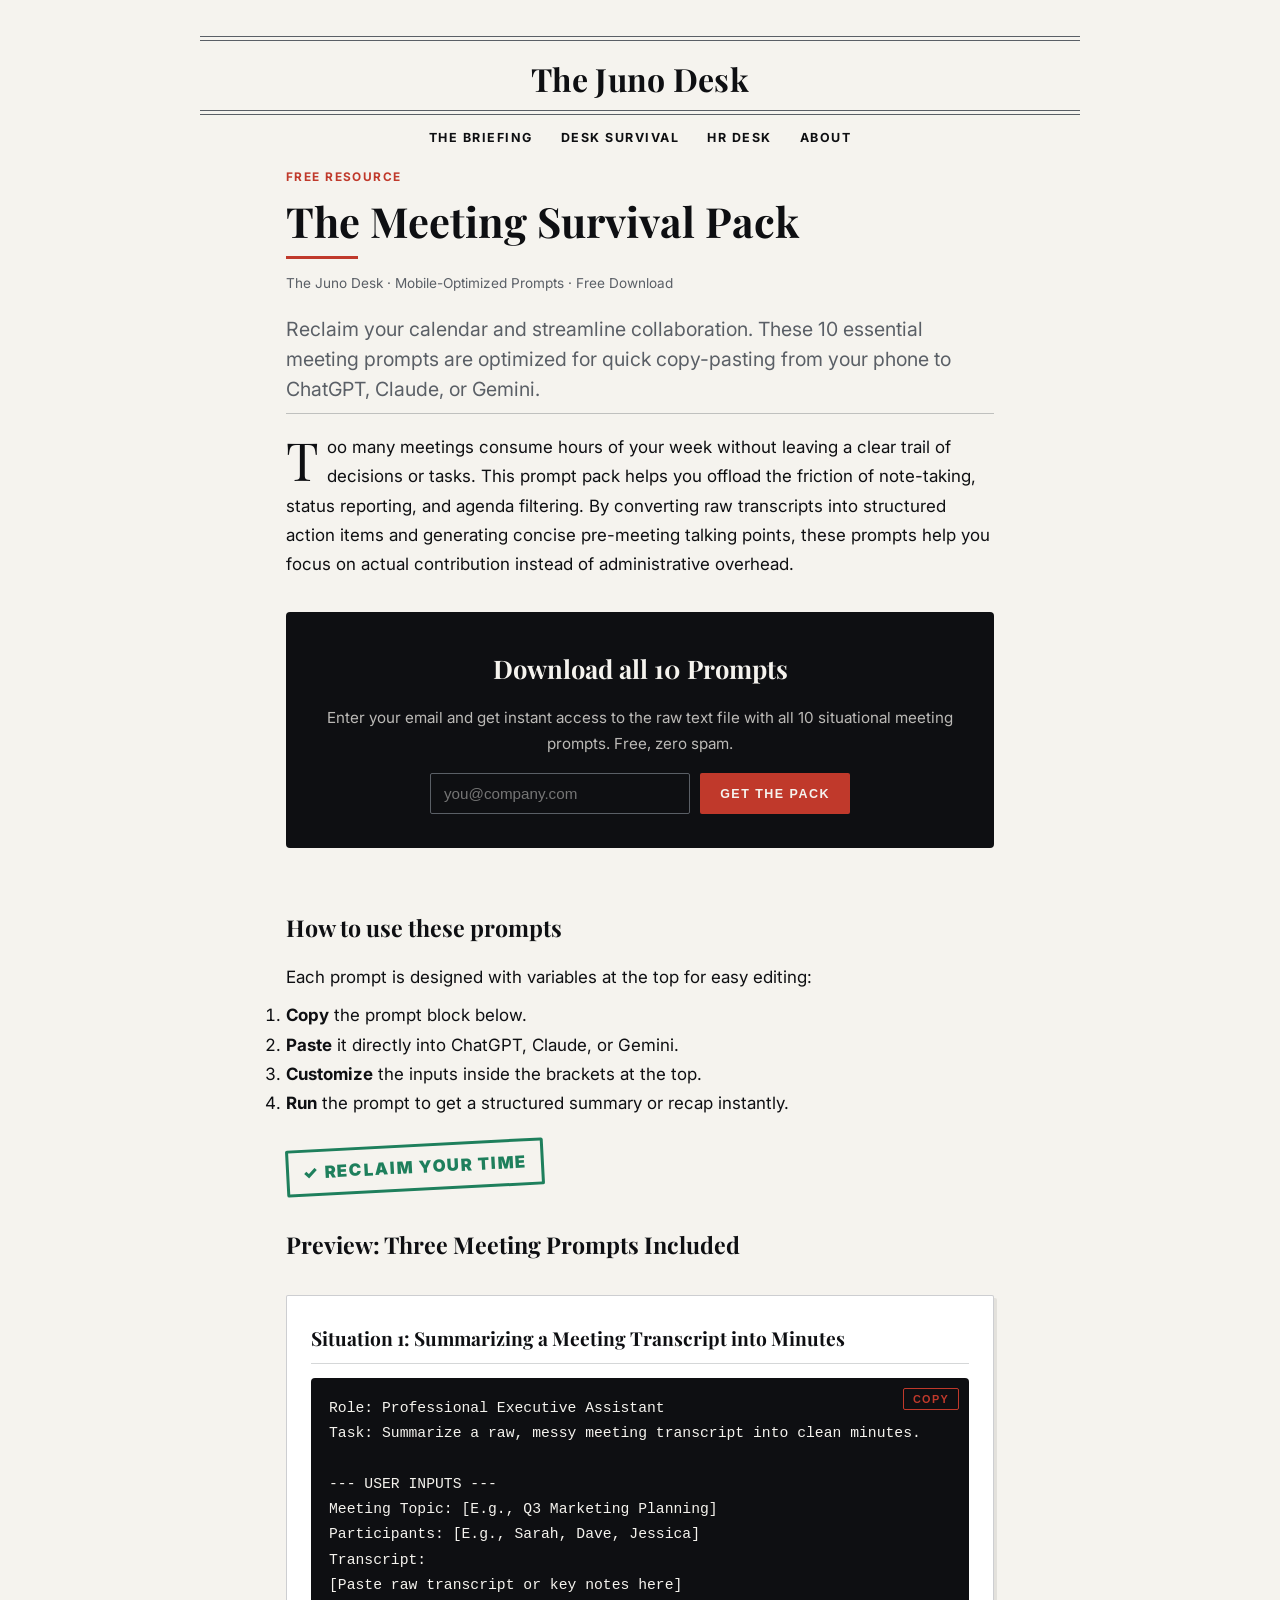
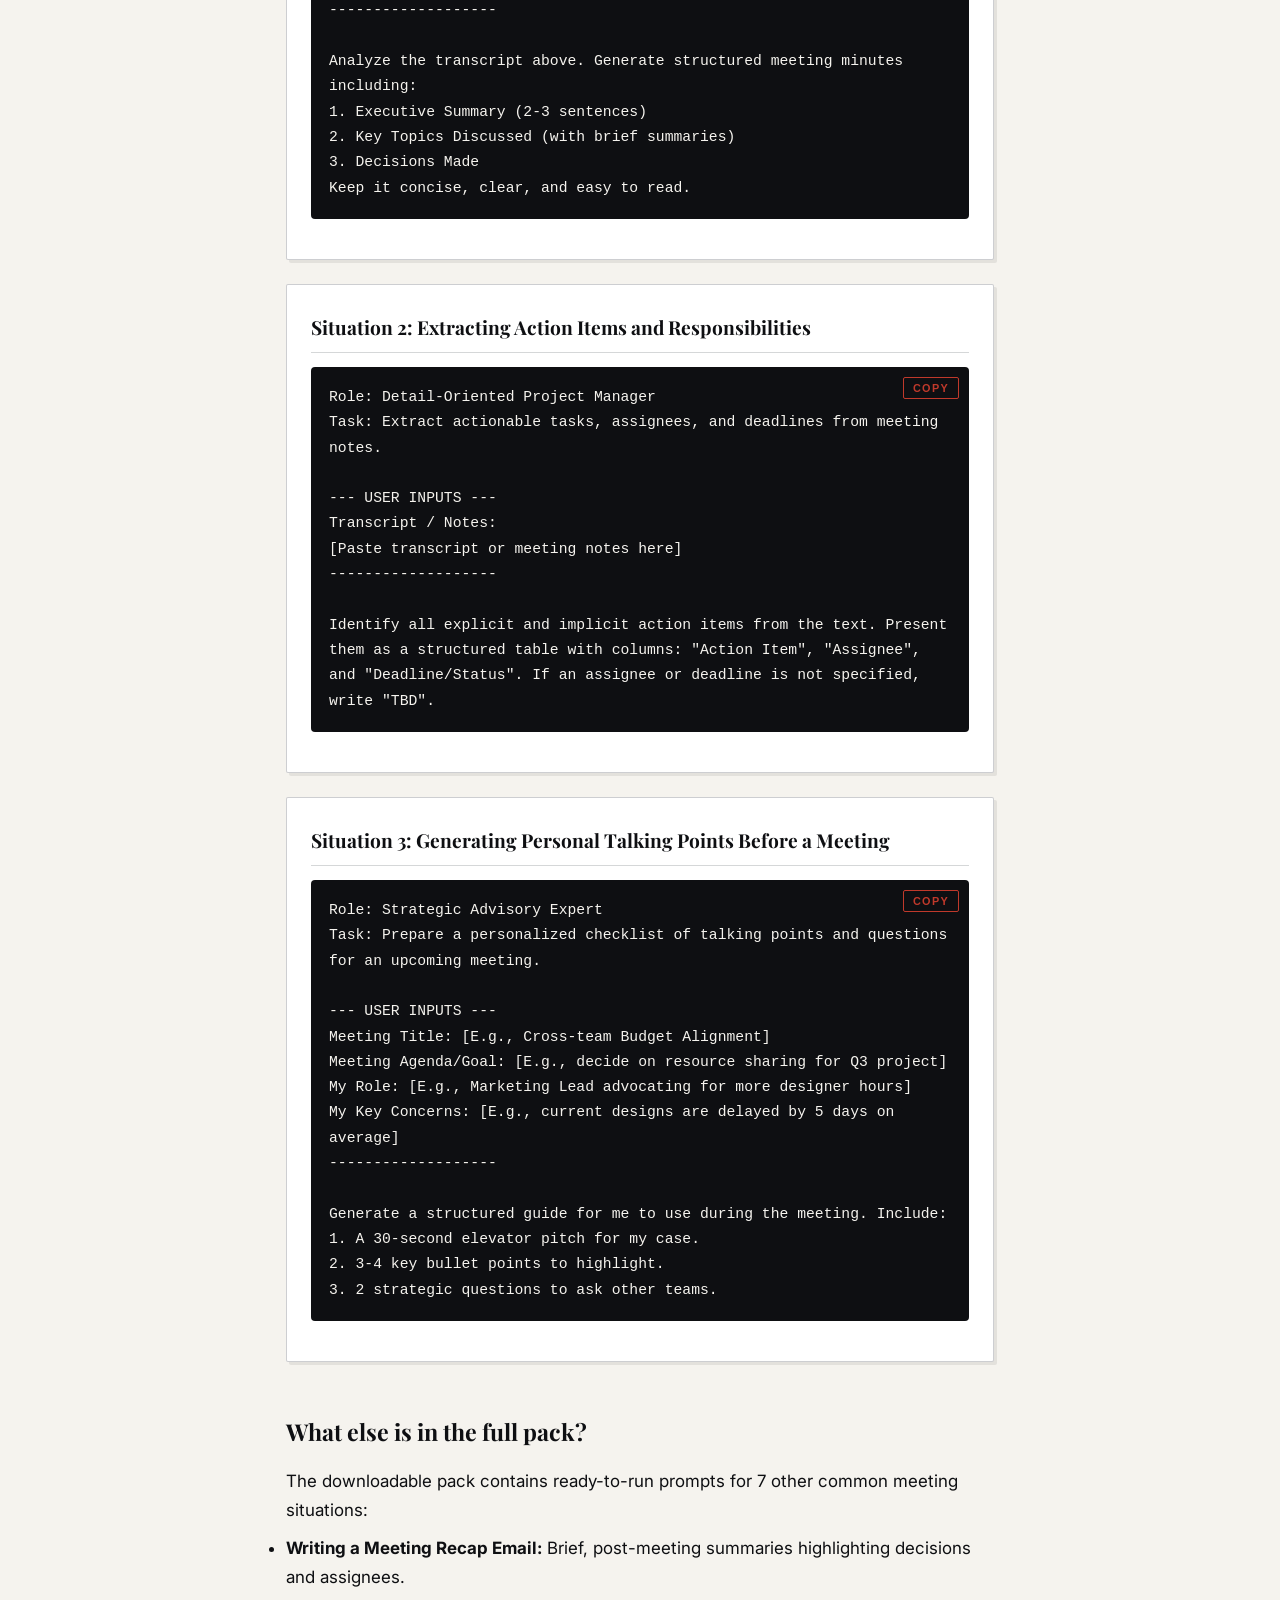
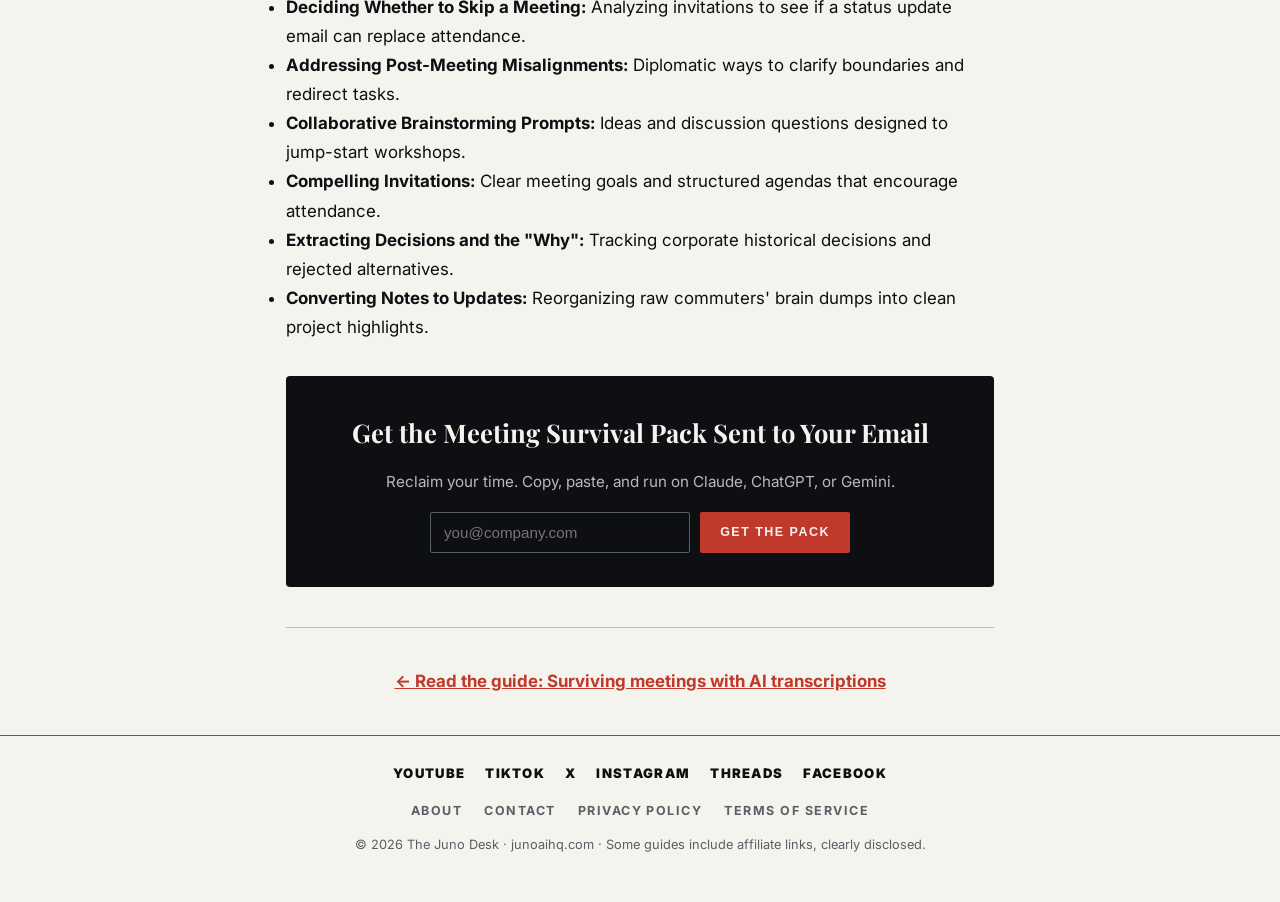
<file: meeting-survival-pack/index.html>
<!DOCTYPE html>
<html lang="en">
<head>
<meta charset="UTF-8">
<meta name="viewport" content="width=device-width, initial-scale=1.0">
<title>The Meeting Survival Pack — The Juno Desk</title>
<meta name="description" content="Get our free collection of 10 essential meeting prompts optimized for ChatGPT, Claude, and Gemini to extract action items, summarize transcripts, and prep talking points.">
<link rel="preconnect" href="https://fonts.googleapis.com">
<link href="https://fonts.googleapis.com/css2?family=Playfair+Display:wght@700&family=Inter:wght@400;700;900&display=swap" rel="stylesheet">
<link rel="stylesheet" href="../style.css">
  <link rel="canonical" href="https://junoaihq.com/meeting-survival-pack/">
  <meta property="og:title" content="The Meeting Survival Pack — The Juno Desk">
  <meta property="og:description" content="Get our free collection of 10 essential meeting prompts optimized for ChatGPT, Claude, and Gemini to extract action items, summarize transcripts, and prep talking points.">
  <meta property="og:type" content="website">
  <meta property="og:url" content="https://junoaihq.com/meeting-survival-pack/">
  <meta property="og:site_name" content="The Juno Desk">
  <meta name="twitter:card" content="summary_large_image">
  <meta property="og:image" content="https://junoaihq.com/og-image.png">
  <meta name="twitter:image" content="https://junoaihq.com/og-image.png">
  <link rel="icon" href="/favicon.ico" sizes="any">
  <link rel="icon" href="/favicon-32.png" type="image/png" sizes="32x32">
  <link rel="apple-touch-icon" href="/apple-touch-icon.png">
  <link rel="alternate" type="application/rss+xml" title="The Juno Desk" href="/feed.xml">
  <meta name="twitter:site" content="@junoaihq">
  <meta name="twitter:title" content="The Meeting Survival Pack — The Juno Desk">
  <meta name="twitter:description" content="Get our free collection of 10 essential meeting prompts optimized for ChatGPT, Claude, and Gemini to extract action items, summarize transcripts, and prep talking points.">
  <meta name="robots" content="index, follow">
  <meta name="referrer" content="strict-origin-when-cross-origin">
  <script type="application/ld+json">
{
  "@context": "https://schema.org",
  "@graph": [
    {
      "@type": "WebPage",
      "@id": "https://junoaihq.com/meeting-survival-pack/#webpage",
      "url": "https://junoaihq.com/meeting-survival-pack/",
      "name": "The Meeting Survival Pack — The Juno Desk",
      "description": "Get our free collection of 10 essential meeting prompts optimized for ChatGPT, Claude, and Gemini to extract action items, summarize transcripts, and prep talking points.",
      "breadcrumb": {
        "@id": "https://junoaihq.com/meeting-survival-pack/#breadcrumb"
      }
    },
    {
      "@type": "BreadcrumbList",
      "@id": "https://junoaihq.com/meeting-survival-pack/#breadcrumb",
      "itemListElement": [
        {
          "@type": "ListItem",
          "position": 1,
          "name": "Home",
          "item": "https://junoaihq.com/"
        },
        {
          "@type": "ListItem",
          "position": 2,
          "name": "Meeting Survival Pack",
          "item": "https://junoaihq.com/meeting-survival-pack/"
        }
      ]
    }
  ]
}
  </script>

</head>
<body>

<header>
  <div class="rule-double"></div>
  <div class="masthead" style="font-size:2rem; padding:10px 0 4px"><a href="/" style="color:inherit;text-decoration:none">The Juno Desk</a></div>
  <div class="rule-double"></div>
  <nav>
    <a href="/">The Briefing</a>
    <a href="/desk-survival/">Desk Survival</a>
    <a href="/hr-desk/">HR Desk</a>
    <a href="/about/">About</a>
  </nav>
</header>

<main class="wrap article-body">

  <span class="kicker">Free Resource</span>
  <h1>The Meeting Survival Pack</h1>
  <p class="byline">The Juno Desk · Mobile-Optimized Prompts · Free Download</p>

  <p class="standfirst">Reclaim your calendar and streamline collaboration. These 10 essential meeting prompts are optimized for quick copy-pasting from your phone to ChatGPT, Claude, or Gemini.</p>

  <p class="lead">Too many meetings consume hours of your week without leaving a clear trail of decisions or tasks. This prompt pack helps you offload the friction of note-taking, status reporting, and agenda filtering. By converting raw transcripts into structured action items and generating concise pre-meeting talking points, these prompts help you focus on actual contribution instead of administrative overhead.</p>

  <div class="capture" style="margin: 24px 0 34px;">
    <h3>Download all 10 Prompts</h3>
    <p>Enter your email and get instant access to the raw text file with all 10 situational meeting prompts. Free, zero spam.</p>
    <!-- TODO: hook email service -->
    <form action="/api/subscribe" method="POST">
      <input type="hidden" name="source" value="meeting-survival-pack">
      <input type="text" name="website" value="" style="display:none" tabindex="-1" autocomplete="off" aria-hidden="true">
      <input type="email" name="email" placeholder="you@company.com" required>
      <button type="submit">Get the Pack</button>
    </form>
  </div>

  <h2>How to use these prompts</h2>
  <p>Each prompt is designed with variables at the top for easy editing:
    <ol>
      <li><b>Copy</b> the prompt block below.</li>
      <li><b>Paste</b> it directly into ChatGPT, Claude, or Gemini.</li>
      <li><b>Customize</b> the inputs inside the brackets at the top.</li>
      <li><b>Run</b> the prompt to get a structured summary or recap instantly.</li>
    </ol>
  </p>

  <div class="stamp">✓ Reclaim your time</div>

  <h2>Preview: Three Meeting Prompts Included</h2>

  <div class="statcard">
    <h3 style="font-family:'Playfair Display', Georgia, serif; font-size:1.2rem; padding-bottom:8px; border-bottom:1px solid rgba(90,95,102,0.25);">Situation 1: Summarizing a Meeting Transcript into Minutes</h3>
    <div class="prompt-block" style="margin-top:14px;"><button type="button" class="copy" onclick="navigator.clipboard.writeText(this.parentNode.innerText.replace('COPY','').trim());this.innerText='COPIED';setTimeout(()=>this.innerText='COPY',1500)">Copy</button>Role: Professional Executive Assistant
Task: Summarize a raw, messy meeting transcript into clean minutes.

--- USER INPUTS ---
Meeting Topic: [E.g., Q3 Marketing Planning]
Participants: [E.g., Sarah, Dave, Jessica]
Transcript:
[Paste raw transcript or key notes here]
-------------------

Analyze the transcript above. Generate structured meeting minutes including:
1. Executive Summary (2-3 sentences)
2. Key Topics Discussed (with brief summaries)
3. Decisions Made
Keep it concise, clear, and easy to read.</div>
  </div>

  <div class="statcard">
    <h3 style="font-family:'Playfair Display', Georgia, serif; font-size:1.2rem; padding-bottom:8px; border-bottom:1px solid rgba(90,95,102,0.25);">Situation 2: Extracting Action Items and Responsibilities</h3>
    <div class="prompt-block" style="margin-top:14px;"><button type="button" class="copy" onclick="navigator.clipboard.writeText(this.parentNode.innerText.replace('COPY','').trim());this.innerText='COPIED';setTimeout(()=>this.innerText='COPY',1500)">Copy</button>Role: Detail-Oriented Project Manager
Task: Extract actionable tasks, assignees, and deadlines from meeting notes.

--- USER INPUTS ---
Transcript / Notes:
[Paste transcript or meeting notes here]
-------------------

Identify all explicit and implicit action items from the text. Present them as a structured table with columns: "Action Item", "Assignee", and "Deadline/Status". If an assignee or deadline is not specified, write "TBD".</div>
  </div>

  <div class="statcard">
    <h3 style="font-family:'Playfair Display', Georgia, serif; font-size:1.2rem; padding-bottom:8px; border-bottom:1px solid rgba(90,95,102,0.25);">Situation 3: Generating Personal Talking Points Before a Meeting</h3>
    <div class="prompt-block" style="margin-top:14px;"><button type="button" class="copy" onclick="navigator.clipboard.writeText(this.parentNode.innerText.replace('COPY','').trim());this.innerText='COPIED';setTimeout(()=>this.innerText='COPY',1500)">Copy</button>Role: Strategic Advisory Expert
Task: Prepare a personalized checklist of talking points and questions for an upcoming meeting.

--- USER INPUTS ---
Meeting Title: [E.g., Cross-team Budget Alignment]
Meeting Agenda/Goal: [E.g., decide on resource sharing for Q3 project]
My Role: [E.g., Marketing Lead advocating for more designer hours]
My Key Concerns: [E.g., current designs are delayed by 5 days on average]
-------------------

Generate a structured guide for me to use during the meeting. Include:
1. A 30-second elevator pitch for my case.
2. 3-4 key bullet points to highlight.
3. 2 strategic questions to ask other teams.</div>
  </div>

  <h2>What else is in the full pack?</h2>
  <p>The downloadable pack contains ready-to-run prompts for 7 other common meeting situations:</p>
  <ul>
    <li><b>Writing a Meeting Recap Email:</b> Brief, post-meeting summaries highlighting decisions and assignees.</li>
    <li><b>Deciding Whether to Skip a Meeting:</b> Analyzing invitations to see if a status update email can replace attendance.</li>
    <li><b>Addressing Post-Meeting Misalignments:</b> Diplomatic ways to clarify boundaries and redirect tasks.</li>
    <li><b>Collaborative Brainstorming Prompts:</b> Ideas and discussion questions designed to jump-start workshops.</li>
    <li><b>Compelling Invitations:</b> Clear meeting goals and structured agendas that encourage attendance.</li>
    <li><b>Extracting Decisions and the "Why":</b> Tracking corporate historical decisions and rejected alternatives.</li>
    <li><b>Converting Notes to Updates:</b> Reorganizing raw commuters' brain dumps into clean project highlights.</li>
  </ul>

  <div class="capture" style="margin-top: 34px;">
    <h3>Get the Meeting Survival Pack Sent to Your Email</h3>
    <p>Reclaim your time. Copy, paste, and run on Claude, ChatGPT, or Gemini.</p>
    <!-- TODO: hook email service -->
    <form action="/api/subscribe" method="POST">
      <input type="hidden" name="source" value="meeting-survival-pack">
      <input type="text" name="website" value="" style="display:none" tabindex="-1" autocomplete="off" aria-hidden="true">
      <input type="email" name="email" placeholder="you@company.com" required>
      <button type="submit">Get the Pack</button>
    </form>
  </div>

  <hr style="border:0; border-top:1px solid rgba(90,95,102,0.35); margin:30px 0;">

  <p style="text-align:center;"><a href="/desk-survival/survive-meetings-with-ai/" style="color:var(--red); font-weight:bold;">← Read the guide: Surviving meetings with AI transcriptions</a></p>

</main>

<footer>
  <div class="social wrap">
    <a href="https://www.youtube.com/@junoaihq" target="_blank" rel="noopener">YouTube</a>
    <a href="https://www.tiktok.com/@junoaihq" target="_blank" rel="noopener">TikTok</a>
    <a href="https://x.com/junoaihq" target="_blank" rel="noopener">X</a>
    <a href="https://www.instagram.com/junoaihq" target="_blank" rel="noopener">Instagram</a>
    <a href="https://www.threads.com/@junoaihq" target="_blank" rel="noopener">Threads</a>
    <a href="https://www.facebook.com/junoaihq" target="_blank" rel="noopener">Facebook</a>
    </div>
  <div class="links wrap">
    <a href="/about/">About</a>
    <a href="/contact/">Contact</a>
    <a href="/privacy/">Privacy Policy</a>
    <a href="/terms/">Terms of Service</a>
  </div>
  <p class="fine">© 2026 The Juno Desk · junoaihq.com · Some guides include affiliate links, clearly disclosed.</p>
</footer>

</body>
</html>
</file>
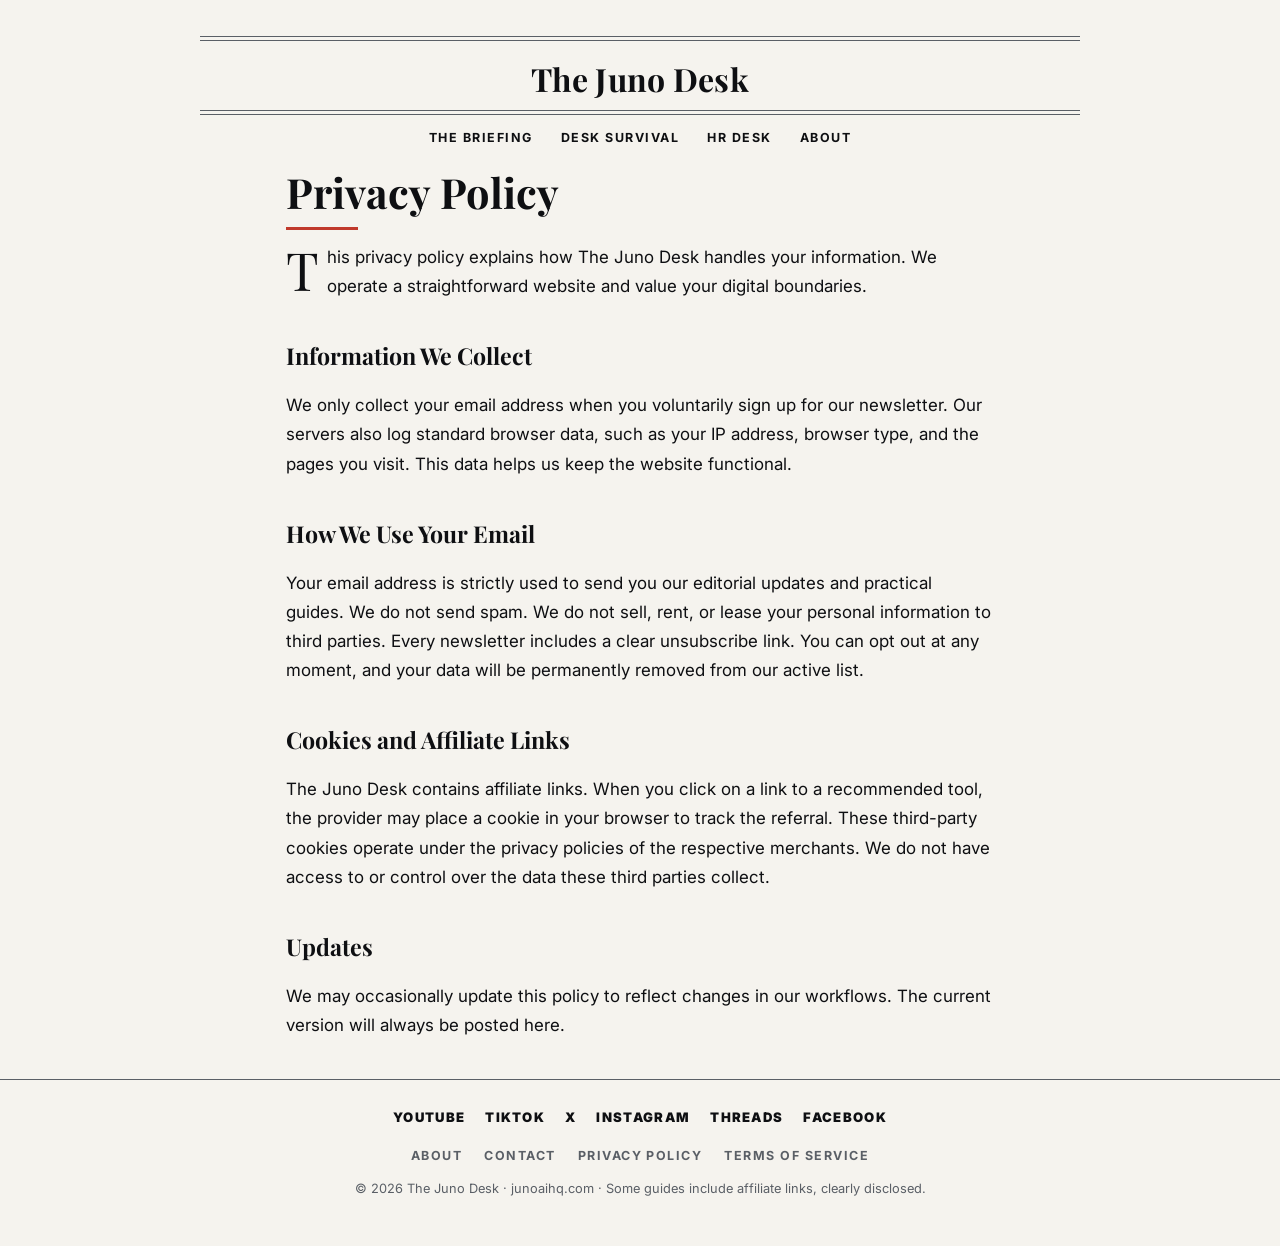
<file: privacy/index.html>
<!DOCTYPE html>
<html lang="en">
<head>
<meta charset="UTF-8">
<meta name="viewport" content="width=device-width, initial-scale=1.0">
<title>Privacy Policy — The Juno Desk</title>
<meta name="description" content="How The Juno Desk collects, uses, and protects your information.">
<link rel="preconnect" href="https://fonts.googleapis.com">
<link href="https://fonts.googleapis.com/css2?family=Playfair+Display:wght@700&family=Inter:wght@400;700;900&display=swap" rel="stylesheet">
<link rel="stylesheet" href="../style.css">
  <link rel="canonical" href="https://junoaihq.com/privacy/">
  <meta property="og:title" content="Privacy Policy — The Juno Desk">
  <meta property="og:description" content="How The Juno Desk collects, uses, and protects your information.">
  <meta property="og:type" content="website">
  <meta property="og:url" content="https://junoaihq.com/privacy/">
  <meta property="og:site_name" content="The Juno Desk">
  <meta name="twitter:card" content="summary_large_image">
  <meta property="og:image" content="https://junoaihq.com/og-image.png">
  <meta name="twitter:image" content="https://junoaihq.com/og-image.png">
  <link rel="icon" href="/favicon.ico" sizes="any">
  <link rel="icon" href="/favicon-32.png" type="image/png" sizes="32x32">
  <link rel="apple-touch-icon" href="/apple-touch-icon.png">
  <link rel="alternate" type="application/rss+xml" title="The Juno Desk" href="/feed.xml">
  <meta name="twitter:site" content="@junoaihq">
  <meta name="twitter:title" content="Privacy Policy — The Juno Desk">
  <meta name="twitter:description" content="How The Juno Desk collects, uses, and protects your information.">
  <meta name="robots" content="index, follow">
  <meta name="referrer" content="strict-origin-when-cross-origin">
  <script type="application/ld+json">
{
  "@context": "https://schema.org",
  "@graph": [
    {
      "@type": "WebPage",
      "@id": "https://junoaihq.com/privacy/#webpage",
      "url": "https://junoaihq.com/privacy/",
      "name": "Privacy Policy — The Juno Desk",
      "description": "How The Juno Desk collects, uses, and protects your information.",
      "breadcrumb": {
        "@id": "https://junoaihq.com/privacy/#breadcrumb"
      }
    },
    {
      "@type": "BreadcrumbList",
      "@id": "https://junoaihq.com/privacy/#breadcrumb",
      "itemListElement": [
        {
          "@type": "ListItem",
          "position": 1,
          "name": "Home",
          "item": "https://junoaihq.com/"
        },
        {
          "@type": "ListItem",
          "position": 2,
          "name": "Privacy Policy",
          "item": "https://junoaihq.com/privacy/"
        }
      ]
    }
  ]
}
  </script>

</head>
<body>

<header>
  <div class="rule-double"></div>
  <div class="masthead" style="font-size:2rem; padding:10px 0 4px"><a href="/" style="color:inherit;text-decoration:none">The Juno Desk</a></div>
  <div class="rule-double"></div>
  <nav>
    <a href="/">The Briefing</a>
    <a href="/desk-survival/">Desk Survival</a>
    <a href="/hr-desk/">HR Desk</a>
    <a href="/about/">About</a>
  </nav>
</header>

<main class="wrap article-body">

  <h1>Privacy Policy</h1>

  <p class="lead">This privacy policy explains how The Juno Desk handles your information. We operate a straightforward website and value your digital boundaries.</p>

  <h2>Information We Collect</h2>
  <p>We only collect your email address when you voluntarily sign up for our newsletter. Our servers also log standard browser data, such as your IP address, browser type, and the pages you visit. This data helps us keep the website functional.</p>

  <h2>How We Use Your Email</h2>
  <p>Your email address is strictly used to send you our editorial updates and practical guides. We do not send spam. We do not sell, rent, or lease your personal information to third parties. Every newsletter includes a clear unsubscribe link. You can opt out at any moment, and your data will be permanently removed from our active list.</p>

  <h2>Cookies and Affiliate Links</h2>
  <p>The Juno Desk contains affiliate links. When you click on a link to a recommended tool, the provider may place a cookie in your browser to track the referral. These third-party cookies operate under the privacy policies of the respective merchants. We do not have access to or control over the data these third parties collect.</p>

  <h2>Updates</h2>
  <p>We may occasionally update this policy to reflect changes in our workflows. The current version will always be posted here.</p>

</main>

<footer>
  <div class="social wrap">
    <a href="https://www.youtube.com/@junoaihq" target="_blank" rel="noopener">YouTube</a>
    <a href="https://www.tiktok.com/@junoaihq" target="_blank" rel="noopener">TikTok</a>
    <a href="https://x.com/junoaihq" target="_blank" rel="noopener">X</a>
    <a href="https://www.instagram.com/junoaihq" target="_blank" rel="noopener">Instagram</a>
    <a href="https://www.threads.com/@junoaihq" target="_blank" rel="noopener">Threads</a>
    <a href="https://www.facebook.com/junoaihq" target="_blank" rel="noopener">Facebook</a>
    </div>
  <div class="links wrap">
    <a href="/about/">About</a>
    <a href="/contact/">Contact</a>
    <a href="/privacy/">Privacy Policy</a>
    <a href="/terms/">Terms of Service</a>
  </div>
  <p class="fine">© 2026 The Juno Desk · junoaihq.com · Some guides include affiliate links, clearly disclosed.</p>
</footer>

</body>
</html>
</file>
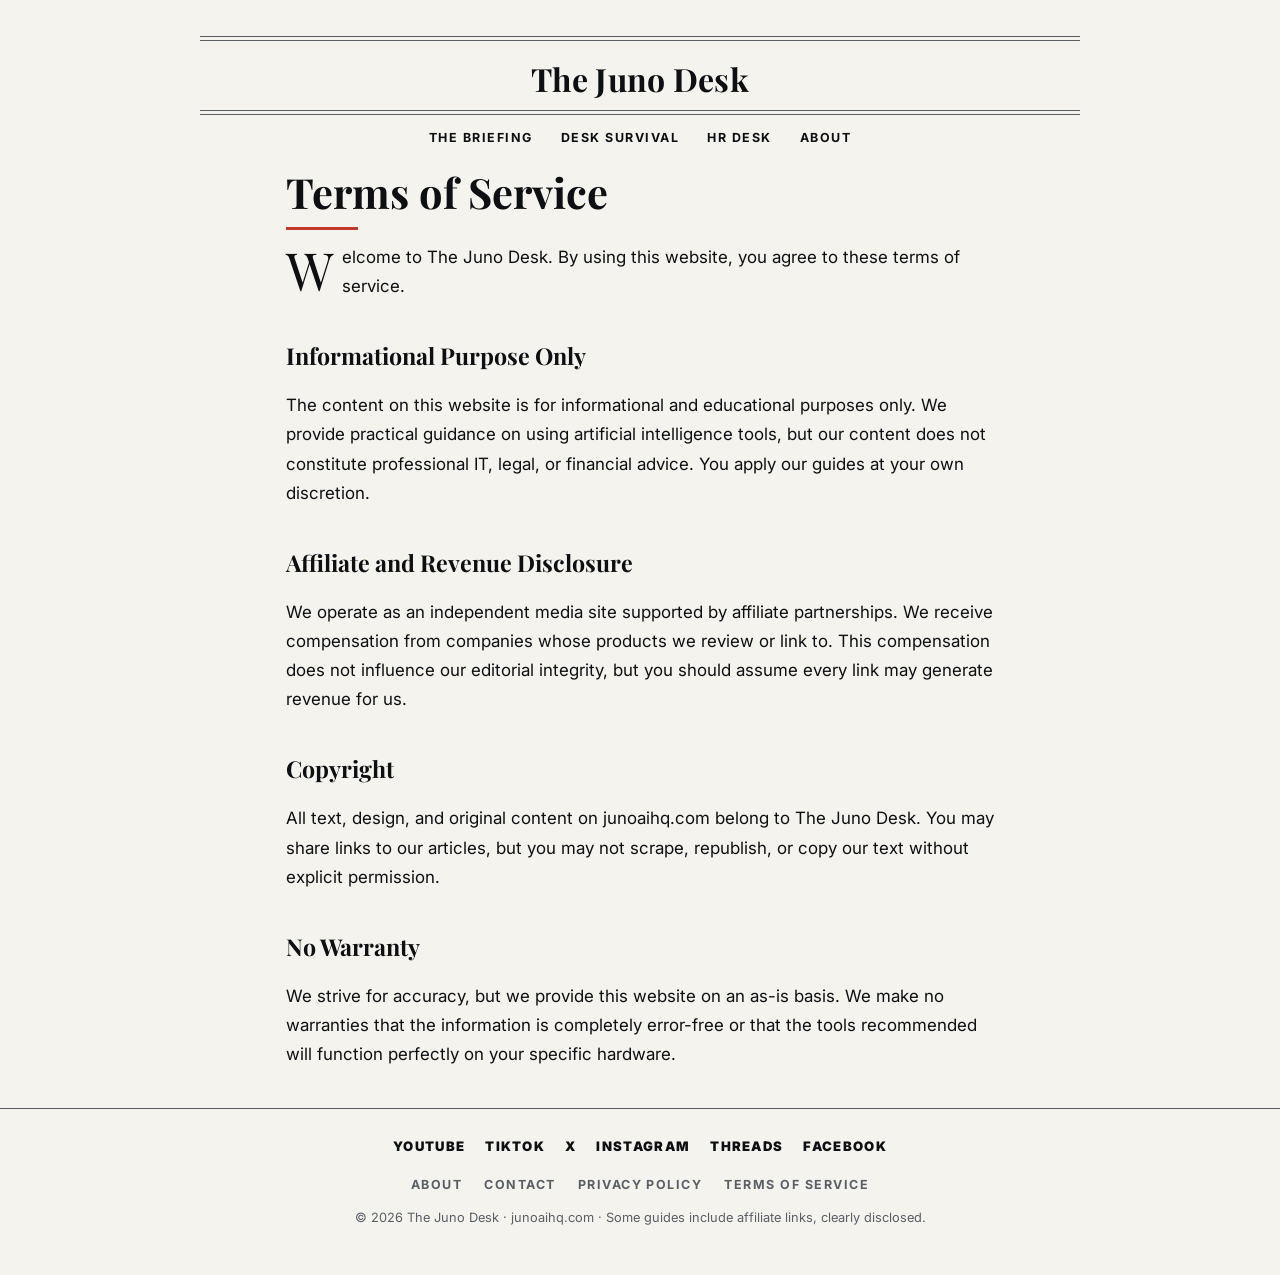
<file: terms/index.html>
<!DOCTYPE html>
<html lang="en">
<head>
<meta charset="UTF-8">
<meta name="viewport" content="width=device-width, initial-scale=1.0">
<title>Terms of Service — The Juno Desk</title>
<meta name="description" content="Terms of service for using The Juno Desk website and content.">
<link rel="preconnect" href="https://fonts.googleapis.com">
<link href="https://fonts.googleapis.com/css2?family=Playfair+Display:wght@700&family=Inter:wght@400;700;900&display=swap" rel="stylesheet">
<link rel="stylesheet" href="../style.css">
  <link rel="canonical" href="https://junoaihq.com/terms/">
  <meta property="og:title" content="Terms of Service — The Juno Desk">
  <meta property="og:description" content="Terms of service for using The Juno Desk website and content.">
  <meta property="og:type" content="website">
  <meta property="og:url" content="https://junoaihq.com/terms/">
  <meta property="og:site_name" content="The Juno Desk">
  <meta name="twitter:card" content="summary_large_image">
  <meta property="og:image" content="https://junoaihq.com/og-image.png">
  <meta name="twitter:image" content="https://junoaihq.com/og-image.png">
  <link rel="icon" href="/favicon.ico" sizes="any">
  <link rel="icon" href="/favicon-32.png" type="image/png" sizes="32x32">
  <link rel="apple-touch-icon" href="/apple-touch-icon.png">
  <link rel="alternate" type="application/rss+xml" title="The Juno Desk" href="/feed.xml">
  <meta name="twitter:site" content="@junoaihq">
  <meta name="twitter:title" content="Terms of Service — The Juno Desk">
  <meta name="twitter:description" content="Terms of service for using The Juno Desk website and content.">
  <meta name="robots" content="index, follow">
  <meta name="referrer" content="strict-origin-when-cross-origin">
  <script type="application/ld+json">
{
  "@context": "https://schema.org",
  "@graph": [
    {
      "@type": "WebPage",
      "@id": "https://junoaihq.com/terms/#webpage",
      "url": "https://junoaihq.com/terms/",
      "name": "Terms of Service — The Juno Desk",
      "description": "Terms of service for using The Juno Desk website and content.",
      "breadcrumb": {
        "@id": "https://junoaihq.com/terms/#breadcrumb"
      }
    },
    {
      "@type": "BreadcrumbList",
      "@id": "https://junoaihq.com/terms/#breadcrumb",
      "itemListElement": [
        {
          "@type": "ListItem",
          "position": 1,
          "name": "Home",
          "item": "https://junoaihq.com/"
        },
        {
          "@type": "ListItem",
          "position": 2,
          "name": "Terms of Service",
          "item": "https://junoaihq.com/terms/"
        }
      ]
    }
  ]
}
  </script>

</head>
<body>

<header>
  <div class="rule-double"></div>
  <div class="masthead" style="font-size:2rem; padding:10px 0 4px"><a href="/" style="color:inherit;text-decoration:none">The Juno Desk</a></div>
  <div class="rule-double"></div>
  <nav>
    <a href="/">The Briefing</a>
    <a href="/desk-survival/">Desk Survival</a>
    <a href="/hr-desk/">HR Desk</a>
    <a href="/about/">About</a>
  </nav>
</header>

<main class="wrap article-body">

  <h1>Terms of Service</h1>

  <p class="lead">Welcome to The Juno Desk. By using this website, you agree to these terms of service.</p>

  <h2>Informational Purpose Only</h2>
  <p>The content on this website is for informational and educational purposes only. We provide practical guidance on using artificial intelligence tools, but our content does not constitute professional IT, legal, or financial advice. You apply our guides at your own discretion.</p>

  <h2>Affiliate and Revenue Disclosure</h2>
  <p>We operate as an independent media site supported by affiliate partnerships. We receive compensation from companies whose products we review or link to. This compensation does not influence our editorial integrity, but you should assume every link may generate revenue for us.</p>

  <h2>Copyright</h2>
  <p>All text, design, and original content on junoaihq.com belong to The Juno Desk. You may share links to our articles, but you may not scrape, republish, or copy our text without explicit permission.</p>

  <h2>No Warranty</h2>
  <p>We strive for accuracy, but we provide this website on an as-is basis. We make no warranties that the information is completely error-free or that the tools recommended will function perfectly on your specific hardware.</p>

</main>

<footer>
  <div class="social wrap">
    <a href="https://www.youtube.com/@junoaihq" target="_blank" rel="noopener">YouTube</a>
    <a href="https://www.tiktok.com/@junoaihq" target="_blank" rel="noopener">TikTok</a>
    <a href="https://x.com/junoaihq" target="_blank" rel="noopener">X</a>
    <a href="https://www.instagram.com/junoaihq" target="_blank" rel="noopener">Instagram</a>
    <a href="https://www.threads.com/@junoaihq" target="_blank" rel="noopener">Threads</a>
    <a href="https://www.facebook.com/junoaihq" target="_blank" rel="noopener">Facebook</a>
    </div>
  <div class="links wrap">
    <a href="/about/">About</a>
    <a href="/contact/">Contact</a>
    <a href="/privacy/">Privacy Policy</a>
    <a href="/terms/">Terms of Service</a>
  </div>
  <p class="fine">© 2026 The Juno Desk · junoaihq.com · Some guides include affiliate links, clearly disclosed.</p>
</footer>

</body>
</html>
</file>
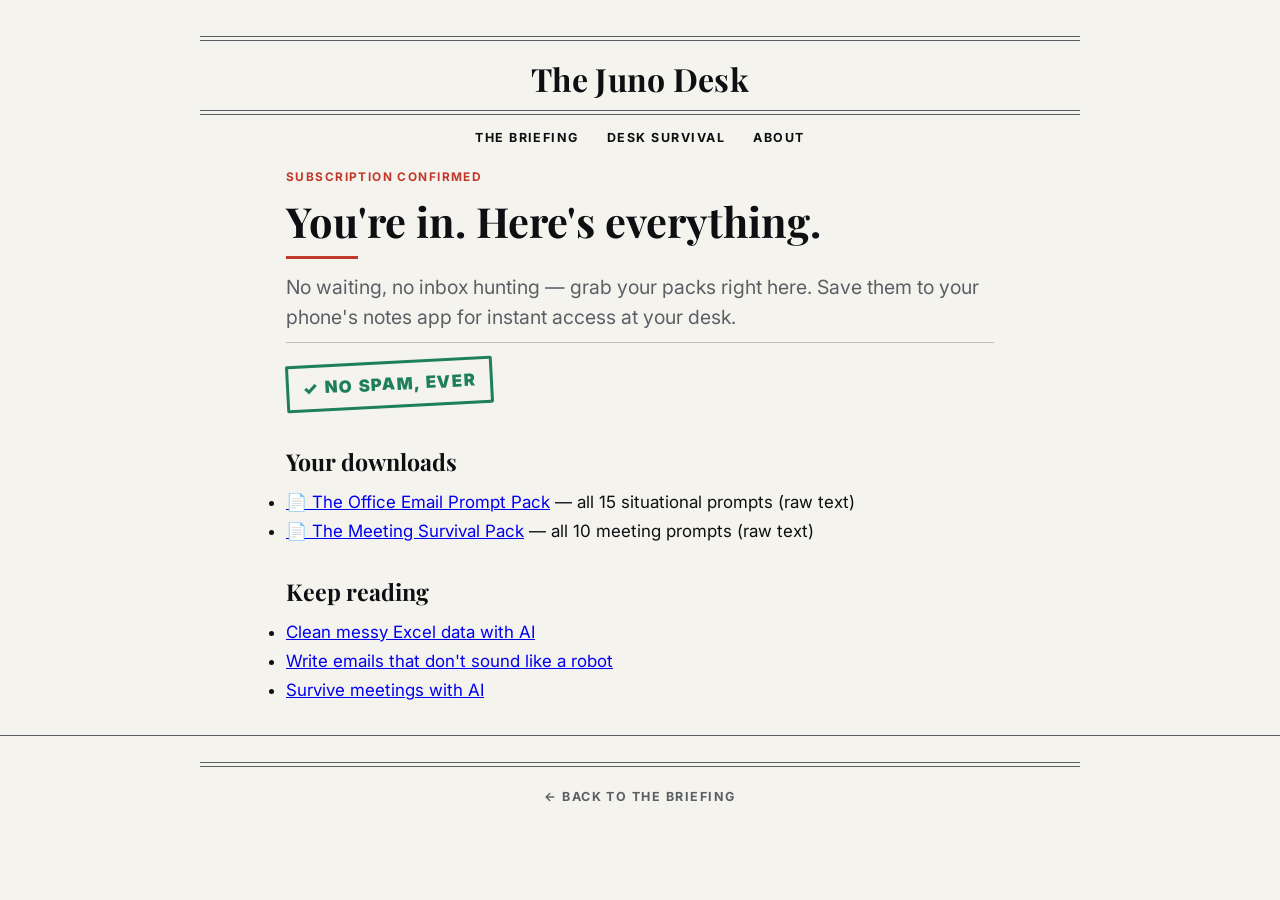
<file: thanks/index.html>
<!DOCTYPE html>
<html lang="en">
<head>
<meta charset="UTF-8">
<meta name="viewport" content="width=device-width, initial-scale=1.0">
<title>You're in — The Juno Desk</title>
<meta name="description" content="Subscription confirmed. Your prompt pack is on its way.">
<link rel="preconnect" href="https://fonts.googleapis.com">
<link href="https://fonts.googleapis.com/css2?family=Playfair+Display:wght@700&family=Inter:wght@400;700;900&display=swap" rel="stylesheet">
<link rel="stylesheet" href="../style.css">
<link rel="icon" href="/favicon.ico" sizes="any">
<link rel="icon" href="/favicon-32.png" type="image/png" sizes="32x32">
<link rel="apple-touch-icon" href="/apple-touch-icon.png">
<meta name="robots" content="noindex, follow">
<meta name="referrer" content="strict-origin-when-cross-origin">
</head>
<body>

<header>
  <div class="rule-double"></div>
  <div class="masthead" style="font-size:2rem; padding:10px 0 4px"><a href="/" style="color:inherit;text-decoration:none">The Juno Desk</a></div>
  <div class="rule-double"></div>
  <nav>
    <a href="/">The Briefing</a>
    <a href="/desk-survival/">Desk Survival</a>
    <a href="/about/">About</a>
  </nav>
</header>

<main class="wrap article-body">
  <span class="kicker">Subscription Confirmed</span>
  <h1>You're in. Here's everything.</h1>
  <p class="standfirst">No waiting, no inbox hunting — grab your packs right here. Save them to your phone's notes app for instant access at your desk.</p>
  <div class="stamp">✓ No spam, ever</div>
  <h2>Your downloads</h2>
  <ul>
    <li><a href="/packs/email-prompt-pack.txt">📄 The Office Email Prompt Pack</a> — all 15 situational prompts (raw text)</li>
    <li><a href="/packs/meeting-survival-pack.txt">📄 The Meeting Survival Pack</a> — all 10 meeting prompts (raw text)</li>
  </ul>
  <h2>Keep reading</h2>
  <ul>
    <li><a href="/desk-survival/clean-excel-data-with-ai/">Clean messy Excel data with AI</a></li>
    <li><a href="/desk-survival/emails-that-dont-sound-like-a-robot/">Write emails that don't sound like a robot</a></li>
    <li><a href="/desk-survival/survive-meetings-with-ai/">Survive meetings with AI</a></li>
  </ul>
</main>

<footer>
  <div class="rule-double"></div>
  <p style="text-align:center; padding:14px 0"><a href="/">← Back to The Briefing</a></p>
</footer>

</body>
</html>
</file>
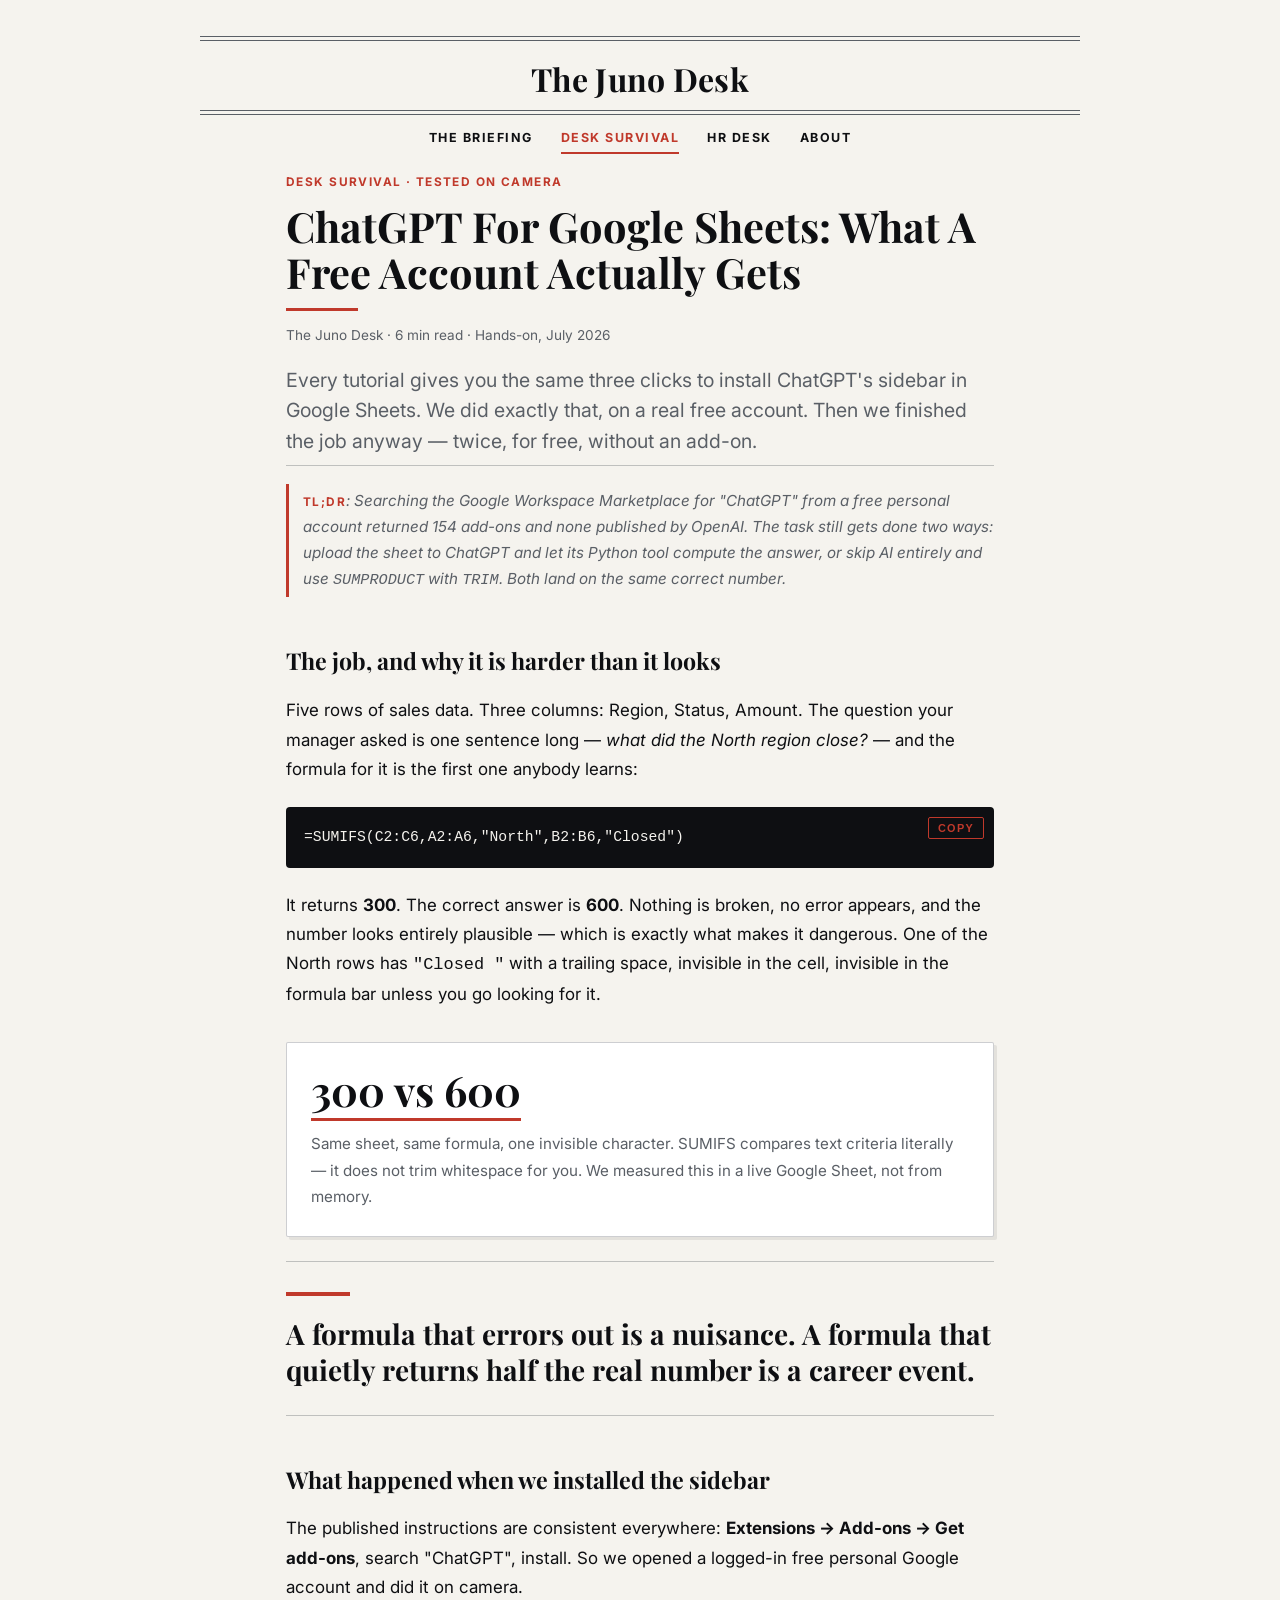
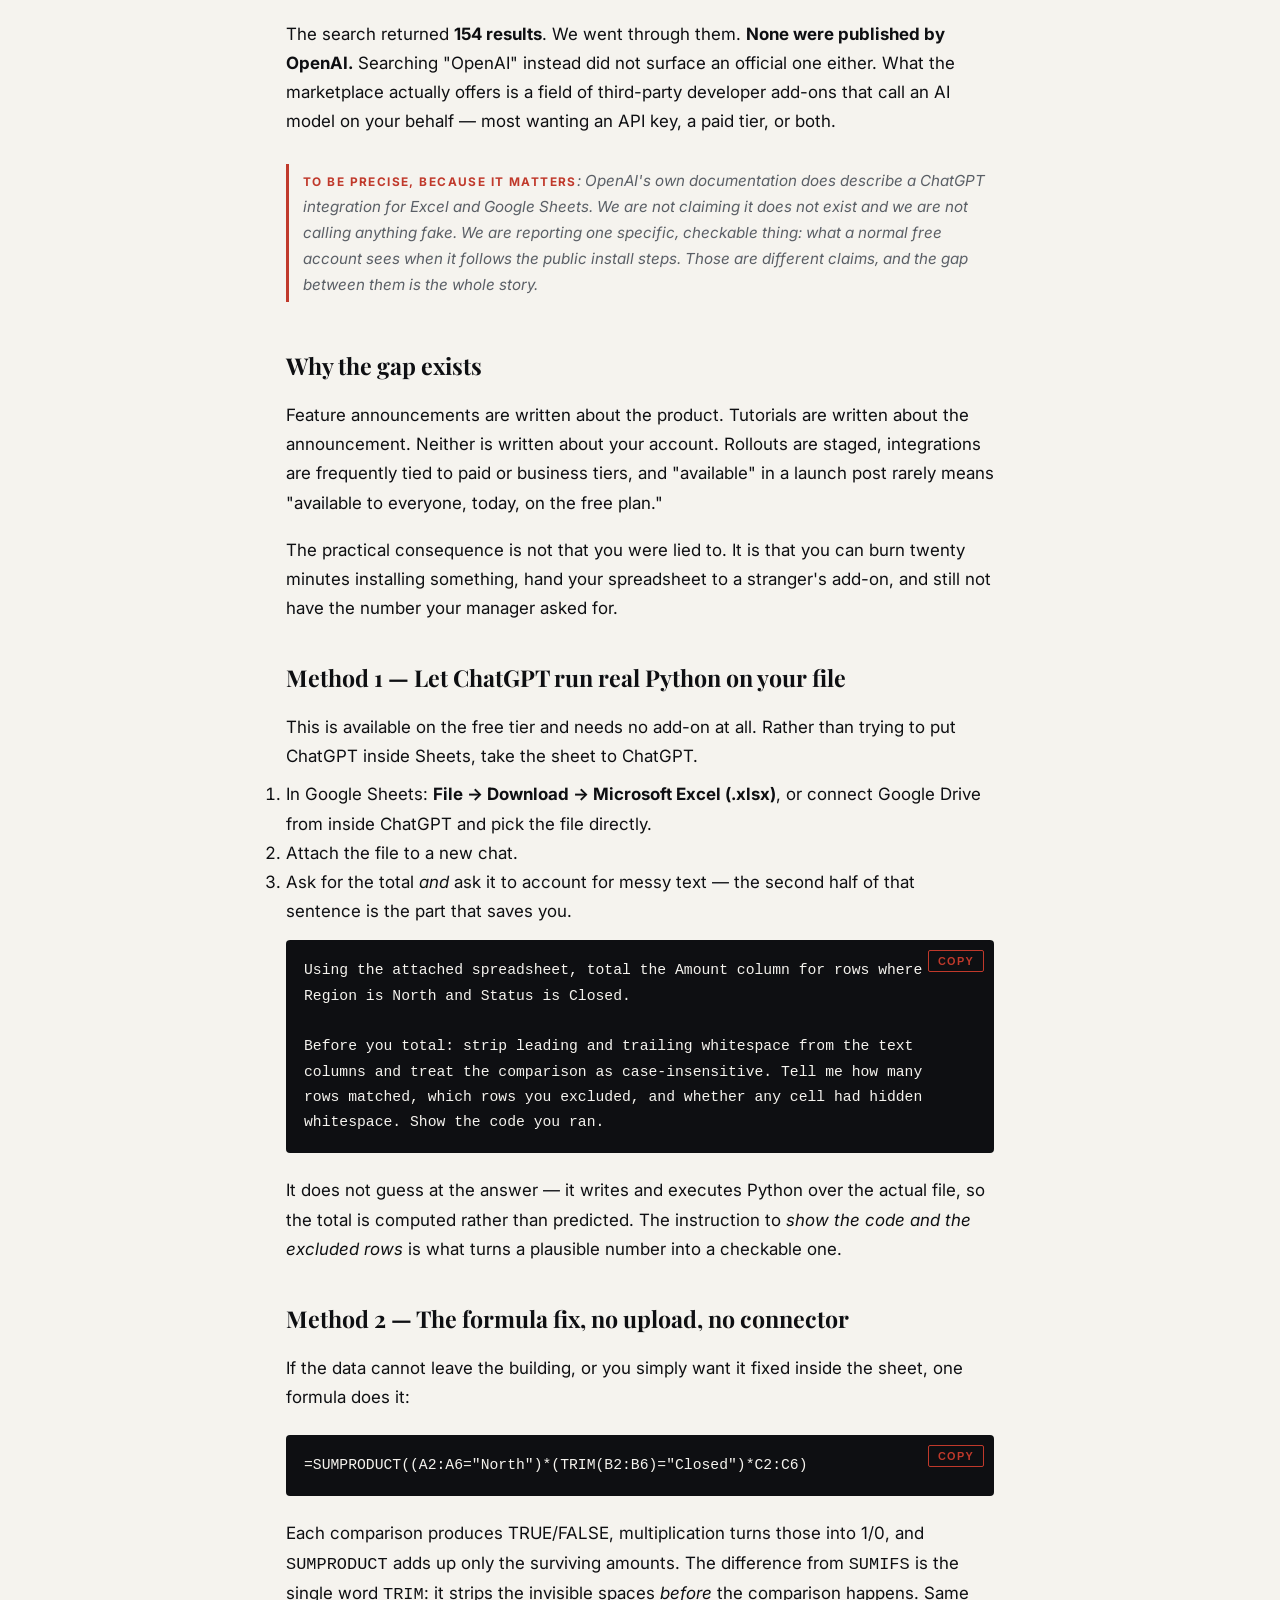
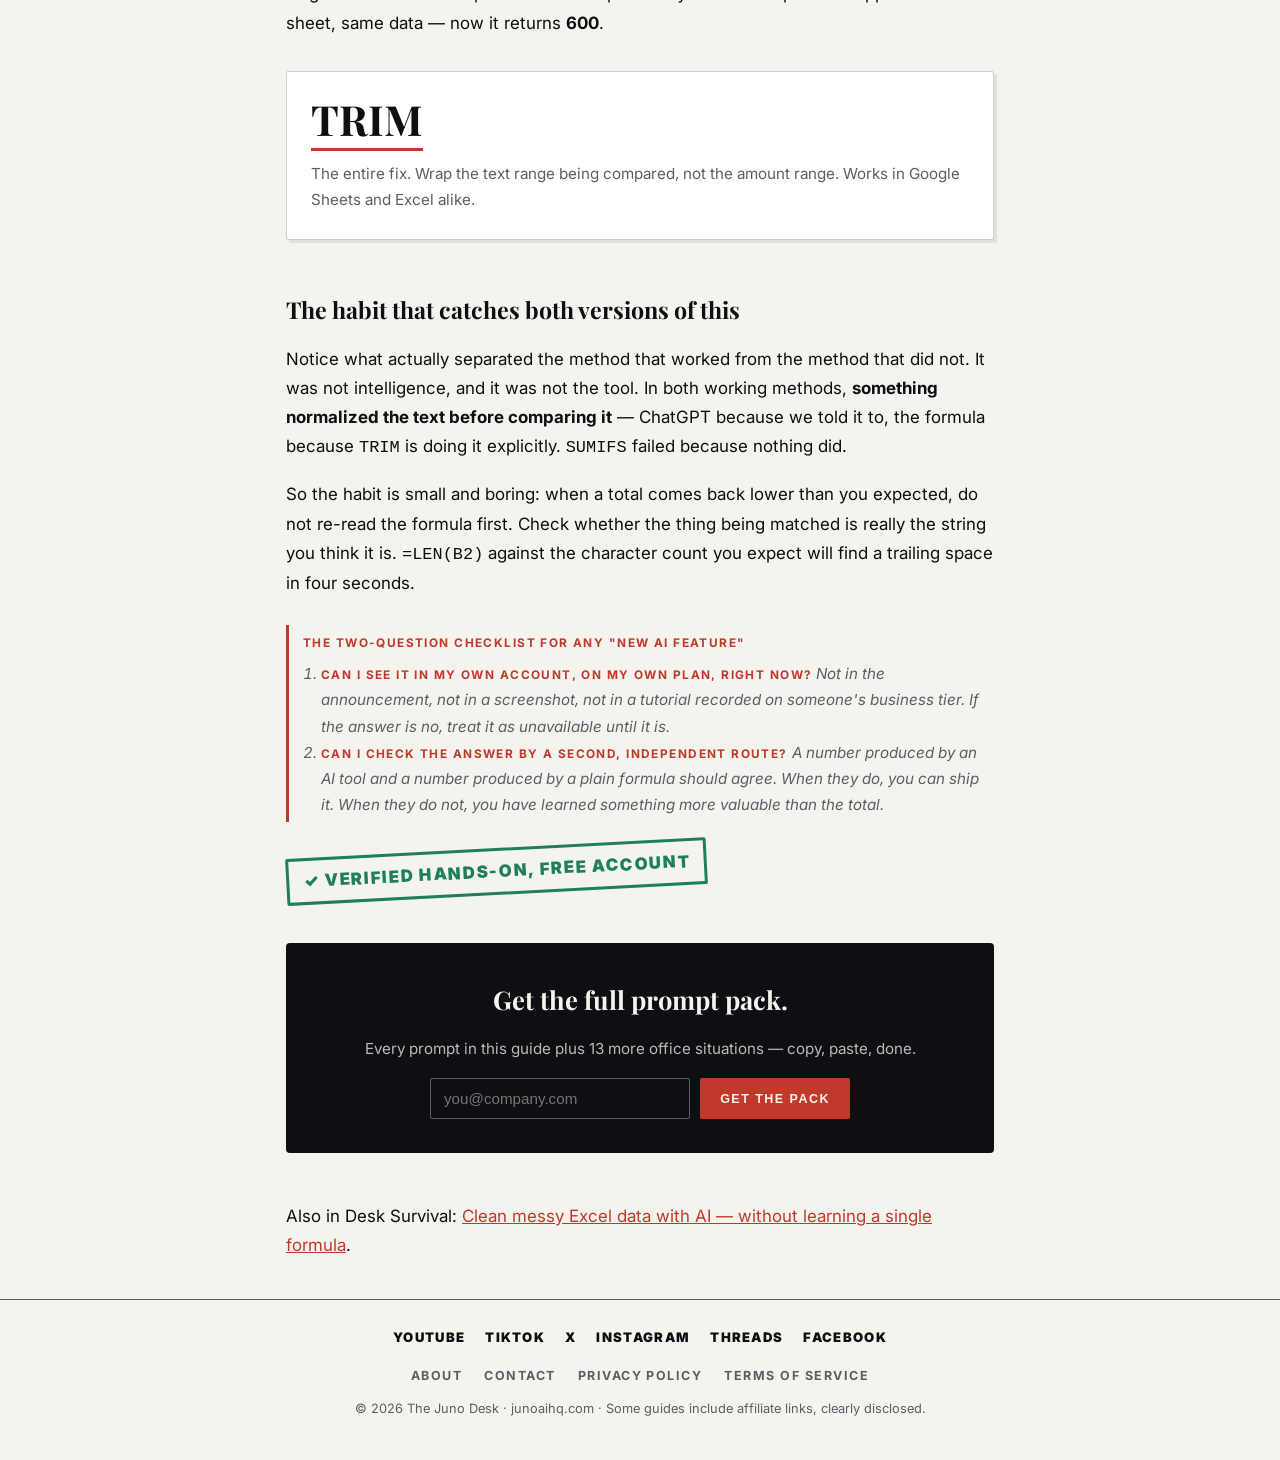
<file: desk-survival/chatgpt-google-sheets-free-account/index.html>
<!DOCTYPE html>
<html lang="en">
<head>
<meta charset="UTF-8">
<meta name="viewport" content="width=device-width, initial-scale=1.0">
<title>ChatGPT For Google Sheets On A Free Account — The Juno Desk</title>
<meta name="description" content="We followed the viral install steps on a real free account. 154 add-ons came back, none published by OpenAI. Here are the two free methods that actually finish the job.">
<link rel="preconnect" href="https://fonts.googleapis.com">
<link href="https://fonts.googleapis.com/css2?family=Playfair+Display:wght@700&family=Inter:wght@400;700;900&display=swap" rel="stylesheet">
<link rel="stylesheet" href="../../style.css">
  <link rel="canonical" href="https://junoaihq.com/desk-survival/chatgpt-google-sheets-free-account/">
  <meta property="og:title" content="ChatGPT For Google Sheets On A Free Account — The Juno Desk">
  <meta property="og:description" content="We followed the viral install steps on a real free account. 154 add-ons came back, none published by OpenAI. Here are the two free methods that actually finish the job.">
  <meta property="og:type" content="article">
  <meta property="og:url" content="https://junoaihq.com/desk-survival/chatgpt-google-sheets-free-account/">
  <meta property="og:site_name" content="The Juno Desk">
  <meta name="twitter:card" content="summary_large_image">
  <meta property="og:image" content="https://junoaihq.com/og-image.png">
  <meta name="twitter:image" content="https://junoaihq.com/og-image.png">
  <link rel="icon" href="/favicon.ico" sizes="any">
  <link rel="icon" href="/favicon-32.png" type="image/png" sizes="32x32">
  <link rel="apple-touch-icon" href="/apple-touch-icon.png">
  <link rel="alternate" type="application/rss+xml" title="The Juno Desk" href="/feed.xml">
  <meta name="twitter:site" content="@junoaihq">
  <meta name="twitter:title" content="ChatGPT For Google Sheets On A Free Account — The Juno Desk">
  <meta name="twitter:description" content="We followed the viral install steps on a real free account. 154 add-ons came back, none published by OpenAI. Here are the two free methods that actually finish the job.">
  <meta name="robots" content="index, follow">
  <meta name="referrer" content="strict-origin-when-cross-origin">
  <script type="application/ld+json">
{
  "@context": "https://schema.org",
  "@graph": [
    {
      "@type": "Article",
      "@id": "https://junoaihq.com/desk-survival/chatgpt-google-sheets-free-account/#article",
      "isPartOf": {
        "@id": "https://junoaihq.com/desk-survival/chatgpt-google-sheets-free-account/#webpage"
      },
      "headline": "ChatGPT For Google Sheets: What A Free Account Actually Gets",
      "description": "We followed the viral install steps on a real free account. 154 add-ons came back, none published by OpenAI. Here are the two free methods that actually finish the job.",
      "datePublished": "2026-07-26T21:30:00+07:00",
      "dateModified": "2026-07-26T21:30:00+07:00",
      "mainEntityOfPage": "https://junoaihq.com/desk-survival/chatgpt-google-sheets-free-account/",
      "author": {
        "@type": "Organization",
        "name": "The Juno Desk",
        "url": "https://junoaihq.com/"
      },
      "publisher": {
        "@type": "Organization",
        "name": "The Juno Desk",
        "url": "https://junoaihq.com/"
      }
    },
    {
      "@type": "WebPage",
      "@id": "https://junoaihq.com/desk-survival/chatgpt-google-sheets-free-account/#webpage",
      "url": "https://junoaihq.com/desk-survival/chatgpt-google-sheets-free-account/",
      "name": "ChatGPT For Google Sheets On A Free Account — The Juno Desk",
      "breadcrumb": {
        "@id": "https://junoaihq.com/desk-survival/chatgpt-google-sheets-free-account/#breadcrumb"
      }
    },
    {
      "@type": "BreadcrumbList",
      "@id": "https://junoaihq.com/desk-survival/chatgpt-google-sheets-free-account/#breadcrumb",
      "itemListElement": [
        {
          "@type": "ListItem",
          "position": 1,
          "name": "Home",
          "item": "https://junoaihq.com/"
        },
        {
          "@type": "ListItem",
          "position": 2,
          "name": "Desk Survival",
          "item": "https://junoaihq.com/desk-survival/"
        },
        {
          "@type": "ListItem",
          "position": 3,
          "name": "ChatGPT For Google Sheets",
          "item": "https://junoaihq.com/desk-survival/chatgpt-google-sheets-free-account/"
        }
      ]
    },
    {
      "@type": "FAQPage",
      "@id": "https://junoaihq.com/desk-survival/chatgpt-google-sheets-free-account/#faq",
      "mainEntity": [
        {
          "@type": "Question",
          "name": "Is there an official OpenAI add-on for Google Sheets?",
          "acceptedAnswer": {
            "@type": "Answer",
            "text": "On a free personal Google account in July 2026, searching the Google Workspace Marketplace from Extensions > Add-ons > Get add-ons returned 154 results for \"ChatGPT\" and none of them were published by OpenAI. OpenAI's own documentation does describe a ChatGPT integration for Excel and Google Sheets, but that is not what a free account sees in the add-on picker."
          }
        },
        {
          "@type": "Question",
          "name": "Why does SUMIFS return the wrong total?",
          "acceptedAnswer": {
            "@type": "Answer",
            "text": "SUMIFS matches text criteria literally and does not trim whitespace. A cell containing \"Closed \" with a trailing space will not match the criterion \"Closed\", so the row is silently excluded and the total comes back lower than it should be."
          }
        },
        {
          "@type": "Question",
          "name": "How do I fix it without an add-on?",
          "acceptedAnswer": {
            "@type": "Answer",
            "text": "Use SUMPRODUCT with TRIM: =SUMPRODUCT((A2:A6=\"North\")*(TRIM(B2:B6)=\"Closed\")*C2:C6). TRIM strips leading and trailing spaces before the comparison, so rows with invisible whitespace are counted."
          }
        }
      ]
    }
  ]
}
  </script>

</head>
<body>

<header>
  <div class="rule-double"></div>
  <div class="masthead" style="font-size:2rem; padding:10px 0 4px"><a href="/" style="color:inherit;text-decoration:none">The Juno Desk</a></div>
  <div class="rule-double"></div>
  <nav>
    <a href="/">The Briefing</a>
    <a href="/desk-survival/" class="active">Desk Survival</a>
    <a href="/hr-desk/">HR Desk</a>
    <a href="/about/">About</a>
  </nav>
</header>

<main class="wrap article-body">

  <span class="kicker">Desk Survival · Tested on camera</span>
  <h1>ChatGPT For Google Sheets: What A Free Account Actually Gets</h1>
  <p class="byline">The Juno Desk · 6 min read · Hands-on, July 2026</p>

  <p class="standfirst">Every tutorial gives you the same three clicks to install ChatGPT's sidebar in Google Sheets. We did exactly that, on a real free account. Then we finished the job anyway — twice, for free, without an add-on.</p>

  <div class="ed-note">
    <b>TL;DR</b>: Searching the Google Workspace Marketplace for "ChatGPT" from a free personal account returned 154 add-ons and none published by OpenAI. The task still gets done two ways: upload the sheet to ChatGPT and let its Python tool compute the answer, or skip AI entirely and use <code>SUMPRODUCT</code> with <code>TRIM</code>. Both land on the same correct number.
  </div>

  <h2>The job, and why it is harder than it looks</h2>
  <p>Five rows of sales data. Three columns: Region, Status, Amount. The question your manager asked is one sentence long — <i>what did the North region close?</i> — and the formula for it is the first one anybody learns:</p>

  <div class="prompt-block"><button type="button" class="copy" onclick="navigator.clipboard.writeText(this.parentNode.innerText.replace('COPY','').trim());this.innerText='COPIED';setTimeout(()=>this.innerText='COPY',1500)">Copy</button>=SUMIFS(C2:C6,A2:A6,"North",B2:B6,"Closed")</div>

  <p>It returns <b>300</b>. The correct answer is <b>600</b>. Nothing is broken, no error appears, and the number looks entirely plausible — which is exactly what makes it dangerous. One of the North rows has <code>"Closed "</code> with a trailing space, invisible in the cell, invisible in the formula bar unless you go looking for it.</p>

  <div class="statcard">
    <div class="num">300 vs 600</div>
    <div class="lbl">Same sheet, same formula, one invisible character. SUMIFS compares text criteria literally — it does not trim whitespace for you. We measured this in a live Google Sheet, not from memory.</div>
  </div>

  <div class="pullquote">A formula that errors out is a nuisance. A formula that quietly returns half the real number is a career event.</div>

  <h2>What happened when we installed the sidebar</h2>
  <p>The published instructions are consistent everywhere: <b>Extensions → Add-ons → Get add-ons</b>, search "ChatGPT", install. So we opened a logged-in free personal Google account and did it on camera.</p>

  <p>The search returned <b>154 results</b>. We went through them. <b>None were published by OpenAI.</b> Searching "OpenAI" instead did not surface an official one either. What the marketplace actually offers is a field of third-party developer add-ons that call an AI model on your behalf — most wanting an API key, a paid tier, or both.</p>

  <div class="ed-note"><b>To be precise, because it matters</b>: OpenAI's own documentation does describe a ChatGPT integration for Excel and Google Sheets. We are not claiming it does not exist and we are not calling anything fake. We are reporting one specific, checkable thing: what a normal free account sees when it follows the public install steps. Those are different claims, and the gap between them is the whole story.</div>

  <h2>Why the gap exists</h2>
  <p>Feature announcements are written about the product. Tutorials are written about the announcement. Neither is written about your account. Rollouts are staged, integrations are frequently tied to paid or business tiers, and "available" in a launch post rarely means "available to everyone, today, on the free plan."</p>
  <p>The practical consequence is not that you were lied to. It is that you can burn twenty minutes installing something, hand your spreadsheet to a stranger's add-on, and still not have the number your manager asked for.</p>

  <h2>Method 1 — Let ChatGPT run real Python on your file</h2>
  <p>This is available on the free tier and needs no add-on at all. Rather than trying to put ChatGPT inside Sheets, take the sheet to ChatGPT.</p>
  <ol>
    <li>In Google Sheets: <b>File → Download → Microsoft Excel (.xlsx)</b>, or connect Google Drive from inside ChatGPT and pick the file directly.</li>
    <li>Attach the file to a new chat.</li>
    <li>Ask for the total <i>and</i> ask it to account for messy text — the second half of that sentence is the part that saves you.</li>
  </ol>

  <div class="prompt-block"><button type="button" class="copy" onclick="navigator.clipboard.writeText(this.parentNode.innerText.replace('COPY','').trim());this.innerText='COPIED';setTimeout(()=>this.innerText='COPY',1500)">Copy</button>Using the attached spreadsheet, total the Amount column for rows where
Region is North and Status is Closed.

Before you total: strip leading and trailing whitespace from the text
columns and treat the comparison as case-insensitive. Tell me how many
rows matched, which rows you excluded, and whether any cell had hidden
whitespace. Show the code you ran.</div>

  <p>It does not guess at the answer — it writes and executes Python over the actual file, so the total is computed rather than predicted. The instruction to <i>show the code and the excluded rows</i> is what turns a plausible number into a checkable one.</p>

  <h2>Method 2 — The formula fix, no upload, no connector</h2>
  <p>If the data cannot leave the building, or you simply want it fixed inside the sheet, one formula does it:</p>

  <div class="prompt-block"><button type="button" class="copy" onclick="navigator.clipboard.writeText(this.parentNode.innerText.replace('COPY','').trim());this.innerText='COPIED';setTimeout(()=>this.innerText='COPY',1500)">Copy</button>=SUMPRODUCT((A2:A6="North")*(TRIM(B2:B6)="Closed")*C2:C6)</div>

  <p>Each comparison produces TRUE/FALSE, multiplication turns those into 1/0, and <code>SUMPRODUCT</code> adds up only the surviving amounts. The difference from <code>SUMIFS</code> is the single word <code>TRIM</code>: it strips the invisible spaces <i>before</i> the comparison happens. Same sheet, same data — now it returns <b>600</b>.</p>

  <div class="statcard">
    <div class="num">TRIM</div>
    <div class="lbl">The entire fix. Wrap the text range being compared, not the amount range. Works in Google Sheets and Excel alike.</div>
  </div>

  <h2>The habit that catches both versions of this</h2>
  <p>Notice what actually separated the method that worked from the method that did not. It was not intelligence, and it was not the tool. In both working methods, <b>something normalized the text before comparing it</b> — ChatGPT because we told it to, the formula because <code>TRIM</code> is doing it explicitly. <code>SUMIFS</code> failed because nothing did.</p>
  <p>So the habit is small and boring: when a total comes back lower than you expected, do not re-read the formula first. Check whether the thing being matched is really the string you think it is. <code>=LEN(B2)</code> against the character count you expect will find a trailing space in four seconds.</p>

  <div class="ed-note">
    <b>The two-question checklist for any "new AI feature"</b>
    <ol style="margin:6px 0 0 18px">
      <li><b>Can I see it in my own account, on my own plan, right now?</b> Not in the announcement, not in a screenshot, not in a tutorial recorded on someone's business tier. If the answer is no, treat it as unavailable until it is.</li>
      <li><b>Can I check the answer by a second, independent route?</b> A number produced by an AI tool and a number produced by a plain formula should agree. When they do, you can ship it. When they do not, you have learned something more valuable than the total.</li>
    </ol>
  </div>

  <div class="stamp">✓ Verified hands-on, free account</div>

  <div class="capture">
    <h3>Get the full prompt pack.</h3>
    <p>Every prompt in this guide plus 13 more office situations — copy, paste, done.</p>
    <form action="/api/subscribe" method="POST">
      <input type="hidden" name="source" value="chatgpt-sheets-article">
      <input type="text" name="website" value="" style="display:none" tabindex="-1" autocomplete="off" aria-hidden="true">
      <input type="email" name="email" placeholder="you@company.com" required>
      <button type="submit">Get the pack</button>
    </form>
  </div>

  <p>Also in Desk Survival: <a href="/desk-survival/clean-excel-data-with-ai/" style="color:var(--red)">Clean messy Excel data with AI — without learning a single formula</a>.</p>

</main>

<footer>
  <div class="social wrap">
    <a href="https://www.youtube.com/@junoaihq" target="_blank" rel="noopener">YouTube</a>
    <a href="https://www.tiktok.com/@junoaihq" target="_blank" rel="noopener">TikTok</a>
    <a href="https://x.com/junoaihq" target="_blank" rel="noopener">X</a>
    <a href="https://www.instagram.com/junoaihq" target="_blank" rel="noopener">Instagram</a>
    <a href="https://www.threads.com/@junoaihq" target="_blank" rel="noopener">Threads</a>
    <a href="https://www.facebook.com/junoaihq" target="_blank" rel="noopener">Facebook</a>
  </div>
  <div class="links wrap">
    <a href="/about/">About</a>
    <a href="/contact/">Contact</a>
    <a href="/privacy/">Privacy Policy</a>
    <a href="/terms/">Terms of Service</a>
  </div>
  <p class="fine">© 2026 The Juno Desk · junoaihq.com · Some guides include affiliate links, clearly disclosed.</p>
</footer>

</body>
</html>
</file>
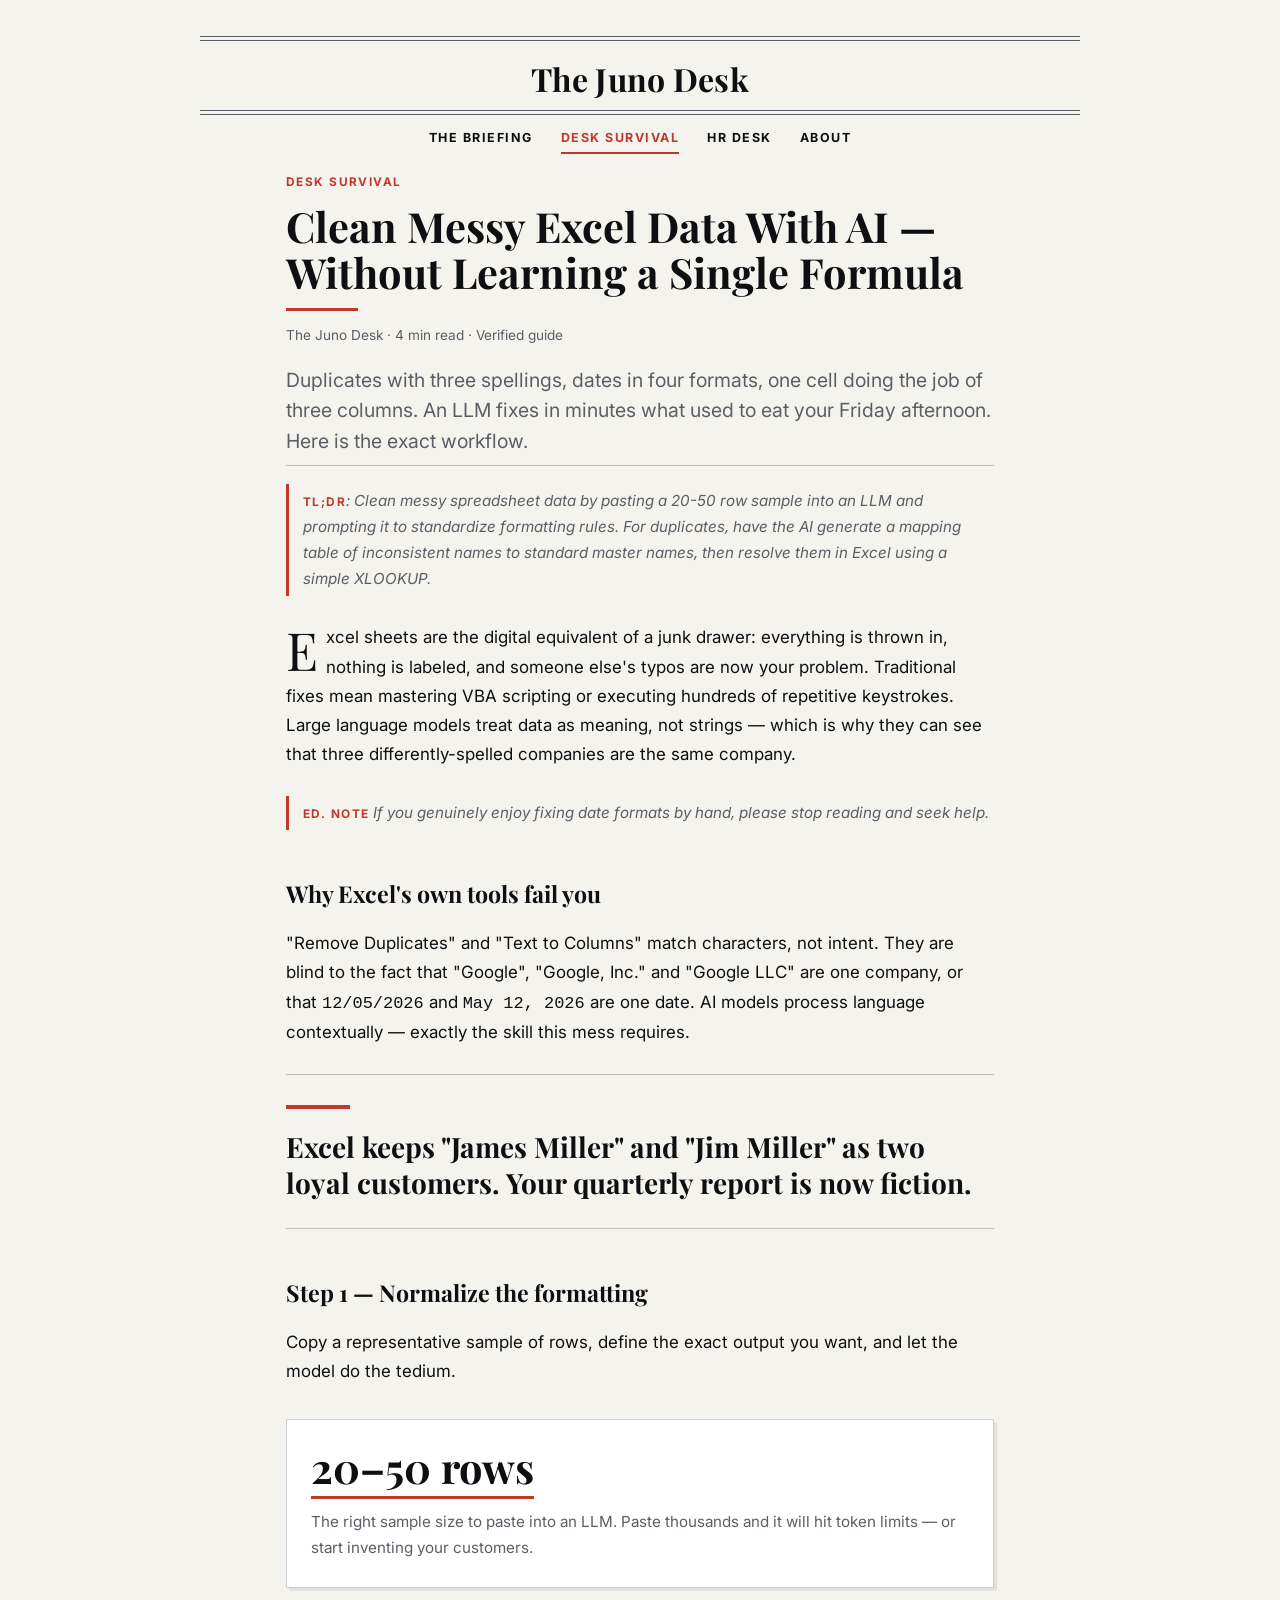
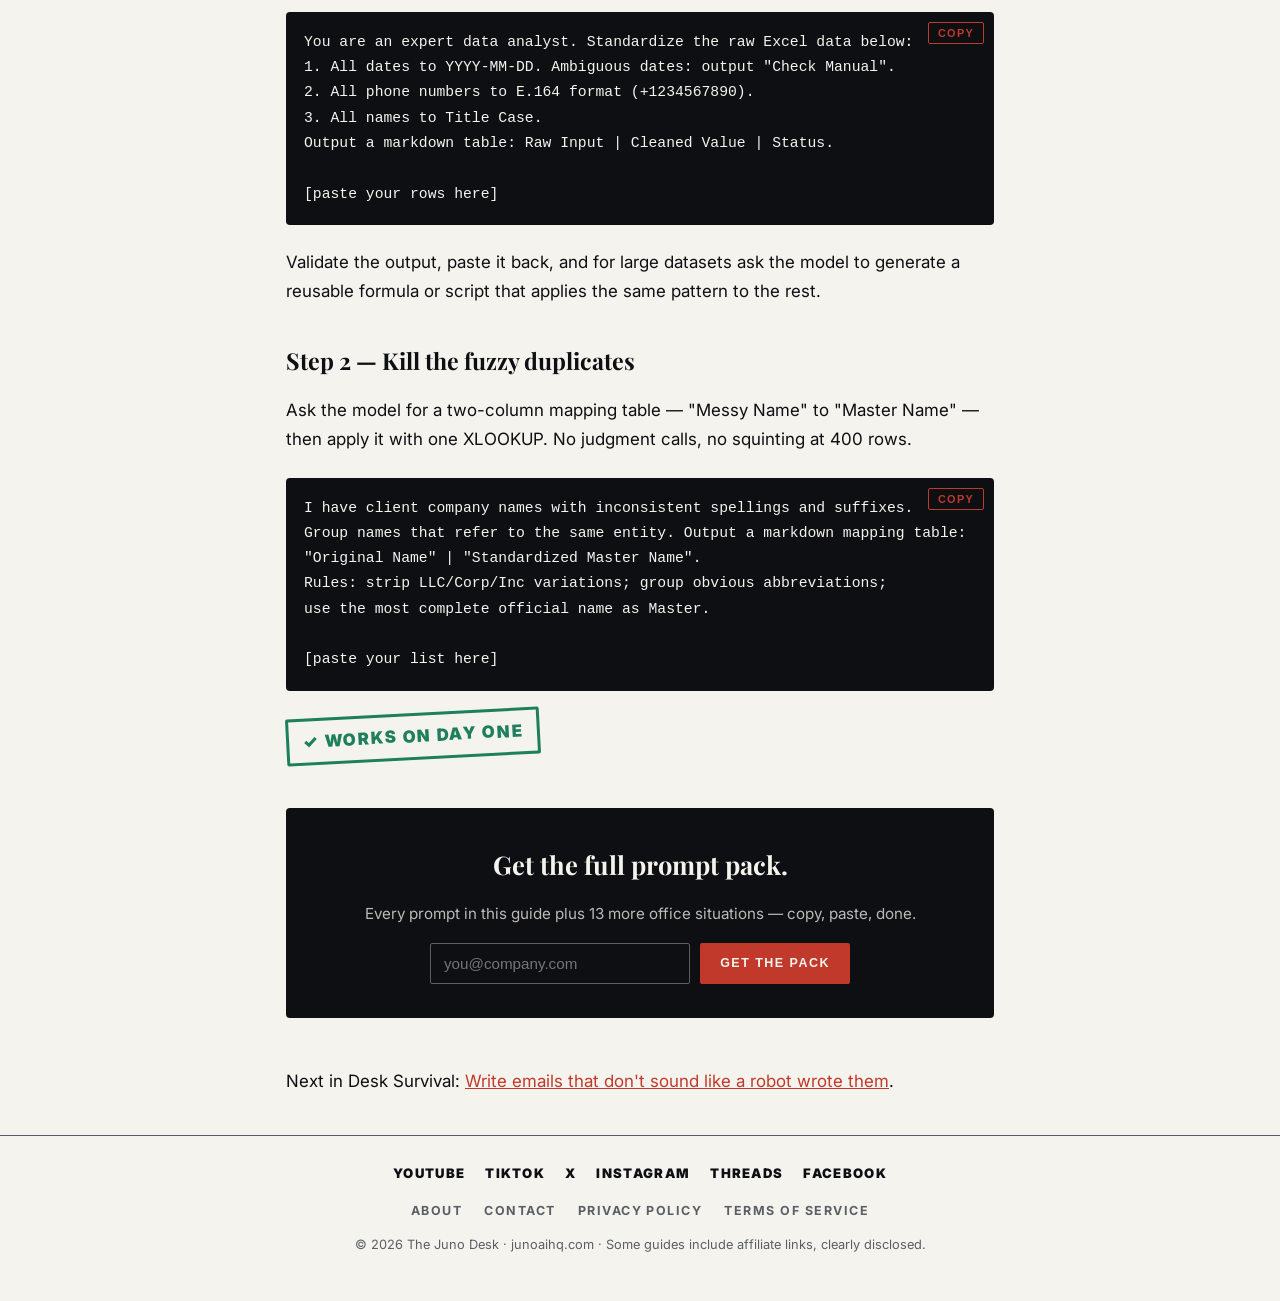
<file: desk-survival/clean-excel-data-with-ai/index.html>
<!DOCTYPE html>
<html lang="en">
<head>
<meta charset="UTF-8">
<meta name="viewport" content="width=device-width, initial-scale=1.0">
<title>Clean Messy Excel Data With AI — The Juno Desk</title>
<meta name="description" content="Duplicates, broken dates, columns that should be three columns. A step-by-step guide to fixing messy spreadsheets with an LLM — no formulas required.">
<link rel="preconnect" href="https://fonts.googleapis.com">
<link href="https://fonts.googleapis.com/css2?family=Playfair+Display:wght@700&family=Inter:wght@400;700;900&display=swap" rel="stylesheet">
<link rel="stylesheet" href="../../style.css">
  <link rel="canonical" href="https://junoaihq.com/desk-survival/clean-excel-data-with-ai/">
  <meta property="og:title" content="Clean Messy Excel Data With AI — The Juno Desk">
  <meta property="og:description" content="Duplicates, broken dates, columns that should be three columns. A step-by-step guide to fixing messy spreadsheets with an LLM — no formulas required.">
  <meta property="og:type" content="article">
  <meta property="og:url" content="https://junoaihq.com/desk-survival/clean-excel-data-with-ai/">
  <meta property="og:site_name" content="The Juno Desk">
  <meta name="twitter:card" content="summary_large_image">
  <meta property="og:image" content="https://junoaihq.com/og-image.png">
  <meta name="twitter:image" content="https://junoaihq.com/og-image.png">
  <link rel="icon" href="/favicon.ico" sizes="any">
  <link rel="icon" href="/favicon-32.png" type="image/png" sizes="32x32">
  <link rel="apple-touch-icon" href="/apple-touch-icon.png">
  <link rel="alternate" type="application/rss+xml" title="The Juno Desk" href="/feed.xml">
  <meta name="twitter:site" content="@junoaihq">
  <meta name="twitter:title" content="Clean Messy Excel Data With AI — The Juno Desk">
  <meta name="twitter:description" content="Duplicates, broken dates, columns that should be three columns. A step-by-step guide to fixing messy spreadsheets with an LLM — no formulas required.">
  <meta name="robots" content="index, follow">
  <meta name="referrer" content="strict-origin-when-cross-origin">
  <script type="application/ld+json">
{
  "@context": "https://schema.org",
  "@graph": [
    {
      "@type": "Article",
      "@id": "https://junoaihq.com/desk-survival/clean-excel-data-with-ai/#article",
      "isPartOf": {
        "@id": "https://junoaihq.com/desk-survival/clean-excel-data-with-ai/#webpage"
      },
      "headline": "Clean Messy Excel Data With AI — Without Learning a Single Formula",
      "description": "Duplicates, broken dates, columns that should be three columns. A step-by-step guide to fixing messy spreadsheets with an LLM — no formulas required.",
      "datePublished": "2026-07-02T17:36:26+07:00",
      "dateModified": "2026-07-02T23:18:33+07:00",
      "mainEntityOfPage": "https://junoaihq.com/desk-survival/clean-excel-data-with-ai/",
      "author": {
        "@type": "Organization",
        "name": "The Juno Desk",
        "url": "https://junoaihq.com/"
      },
      "publisher": {
        "@type": "Organization",
        "name": "The Juno Desk",
        "url": "https://junoaihq.com/"
      }
    },
    {
      "@type": "WebPage",
      "@id": "https://junoaihq.com/desk-survival/clean-excel-data-with-ai/#webpage",
      "url": "https://junoaihq.com/desk-survival/clean-excel-data-with-ai/",
      "name": "Clean Messy Excel Data With AI — The Juno Desk",
      "breadcrumb": {
        "@id": "https://junoaihq.com/desk-survival/clean-excel-data-with-ai/#breadcrumb"
      }
    },
    {
      "@type": "BreadcrumbList",
      "@id": "https://junoaihq.com/desk-survival/clean-excel-data-with-ai/#breadcrumb",
      "itemListElement": [
        {
          "@type": "ListItem",
          "position": 1,
          "name": "Home",
          "item": "https://junoaihq.com/"
        },
        {
          "@type": "ListItem",
          "position": 2,
          "name": "Desk Survival",
          "item": "https://junoaihq.com/desk-survival/"
        },
        {
          "@type": "ListItem",
          "position": 3,
          "name": "Clean Messy Excel Data",
          "item": "https://junoaihq.com/desk-survival/clean-excel-data-with-ai/"
        }
      ]
    }
  ]
}
  </script>

</head>
<body>

<header>
  <div class="rule-double"></div>
  <div class="masthead" style="font-size:2rem; padding:10px 0 4px"><a href="/" style="color:inherit;text-decoration:none">The Juno Desk</a></div>
  <div class="rule-double"></div>
  <nav>
    <a href="/">The Briefing</a>
    <a href="/desk-survival/" class="active">Desk Survival</a>
    <a href="/hr-desk/">HR Desk</a>
    <a href="/about/">About</a>
  </nav>
</header>

<main class="wrap article-body">

  <span class="kicker">Desk Survival</span>
  <h1>Clean Messy Excel Data With AI — Without Learning a Single Formula</h1>
  <p class="byline">The Juno Desk · 4 min read · Verified guide</p>

  <p class="standfirst">Duplicates with three spellings, dates in four formats, one cell doing the job of three columns. An LLM fixes in minutes what used to eat your Friday afternoon. Here is the exact workflow.</p>
  <div class="ed-note">
    <b>TL;DR</b>: Clean messy spreadsheet data by pasting a 20-50 row sample into an LLM and prompting it to standardize formatting rules. For duplicates, have the AI generate a mapping table of inconsistent names to standard master names, then resolve them in Excel using a simple XLOOKUP.
  </div>

  <p class="lead">Excel sheets are the digital equivalent of a junk drawer: everything is thrown in, nothing is labeled, and someone else's typos are now your problem. Traditional fixes mean mastering VBA scripting or executing hundreds of repetitive keystrokes. Large language models treat data as meaning, not strings — which is why they can see that three differently-spelled companies are the same company.</p>

  <div class="ed-note"><b>Ed. note</b> If you genuinely enjoy fixing date formats by hand, please stop reading and seek help.</div>

  <h2>Why Excel's own tools fail you</h2>
  <p>"Remove Duplicates" and "Text to Columns" match characters, not intent. They are blind to the fact that "Google", "Google, Inc." and "Google LLC" are one company, or that <code>12/05/2026</code> and <code>May 12, 2026</code> are one date. AI models process language contextually — exactly the skill this mess requires.</p>

  <div class="pullquote">Excel keeps "James Miller" and "Jim Miller" as two loyal customers. Your quarterly report is now fiction.</div>

  <h2>Step 1 — Normalize the formatting</h2>
  <p>Copy a representative sample of rows, define the exact output you want, and let the model do the tedium.</p>

  <div class="statcard">
    <div class="num">20–50 rows</div>
    <div class="lbl">The right sample size to paste into an LLM. Paste thousands and it will hit token limits — or start inventing your customers.</div>
  </div>

  <div class="prompt-block"><button type="button" class="copy" onclick="navigator.clipboard.writeText(this.parentNode.innerText.replace('COPY','').trim());this.innerText='COPIED';setTimeout(()=>this.innerText='COPY',1500)">Copy</button>You are an expert data analyst. Standardize the raw Excel data below:
1. All dates to YYYY-MM-DD. Ambiguous dates: output "Check Manual".
2. All phone numbers to E.164 format (+1234567890).
3. All names to Title Case.
Output a markdown table: Raw Input | Cleaned Value | Status.

[paste your rows here]</div>

  <p>Validate the output, paste it back, and for large datasets ask the model to generate a reusable formula or script that applies the same pattern to the rest.</p>

  <h2>Step 2 — Kill the fuzzy duplicates</h2>
  <p>Ask the model for a two-column mapping table — "Messy Name" to "Master Name" — then apply it with one XLOOKUP. No judgment calls, no squinting at 400 rows.</p>

  <div class="prompt-block"><button type="button" class="copy" onclick="navigator.clipboard.writeText(this.parentNode.innerText.replace('COPY','').trim());this.innerText='COPIED';setTimeout(()=>this.innerText='COPY',1500)">Copy</button>I have client company names with inconsistent spellings and suffixes.
Group names that refer to the same entity. Output a markdown mapping table:
"Original Name" | "Standardized Master Name".
Rules: strip LLC/Corp/Inc variations; group obvious abbreviations;
use the most complete official name as Master.

[paste your list here]</div>

  <div class="stamp">✓ Works on day one</div>

  <div class="capture">
    <h3>Get the full prompt pack.</h3>
    <p>Every prompt in this guide plus 13 more office situations — copy, paste, done.</p>
    <form action="/api/subscribe" method="POST">
      <input type="hidden" name="source" value="excel-article">
      <input type="text" name="website" value="" style="display:none" tabindex="-1" autocomplete="off" aria-hidden="true">
      <input type="email" name="email" placeholder="you@company.com" required>
      <button type="submit">Get the pack</button>
    </form>
  </div>

  <p>Next in Desk Survival: <a href="/desk-survival/emails-that-dont-sound-like-a-robot/" style="color:var(--red)">Write emails that don't sound like a robot wrote them</a>.</p>

</main>

<footer>
  <div class="social wrap">
    <a href="https://www.youtube.com/@junoaihq" target="_blank" rel="noopener">YouTube</a>
    <a href="https://www.tiktok.com/@junoaihq" target="_blank" rel="noopener">TikTok</a>
    <a href="https://x.com/junoaihq" target="_blank" rel="noopener">X</a>
    <a href="https://www.instagram.com/junoaihq" target="_blank" rel="noopener">Instagram</a>
    <a href="https://www.threads.com/@junoaihq" target="_blank" rel="noopener">Threads</a>
    <a href="https://www.facebook.com/junoaihq" target="_blank" rel="noopener">Facebook</a>
    </div>
  <div class="links wrap">
    <a href="/about/">About</a>
    <a href="/contact/">Contact</a>
    <a href="/privacy/">Privacy Policy</a>
    <a href="/terms/">Terms of Service</a>
  </div>
  <p class="fine">© 2026 The Juno Desk · junoaihq.com · Some guides include affiliate links, clearly disclosed.</p>
</footer>

</body>
</html>
</file>
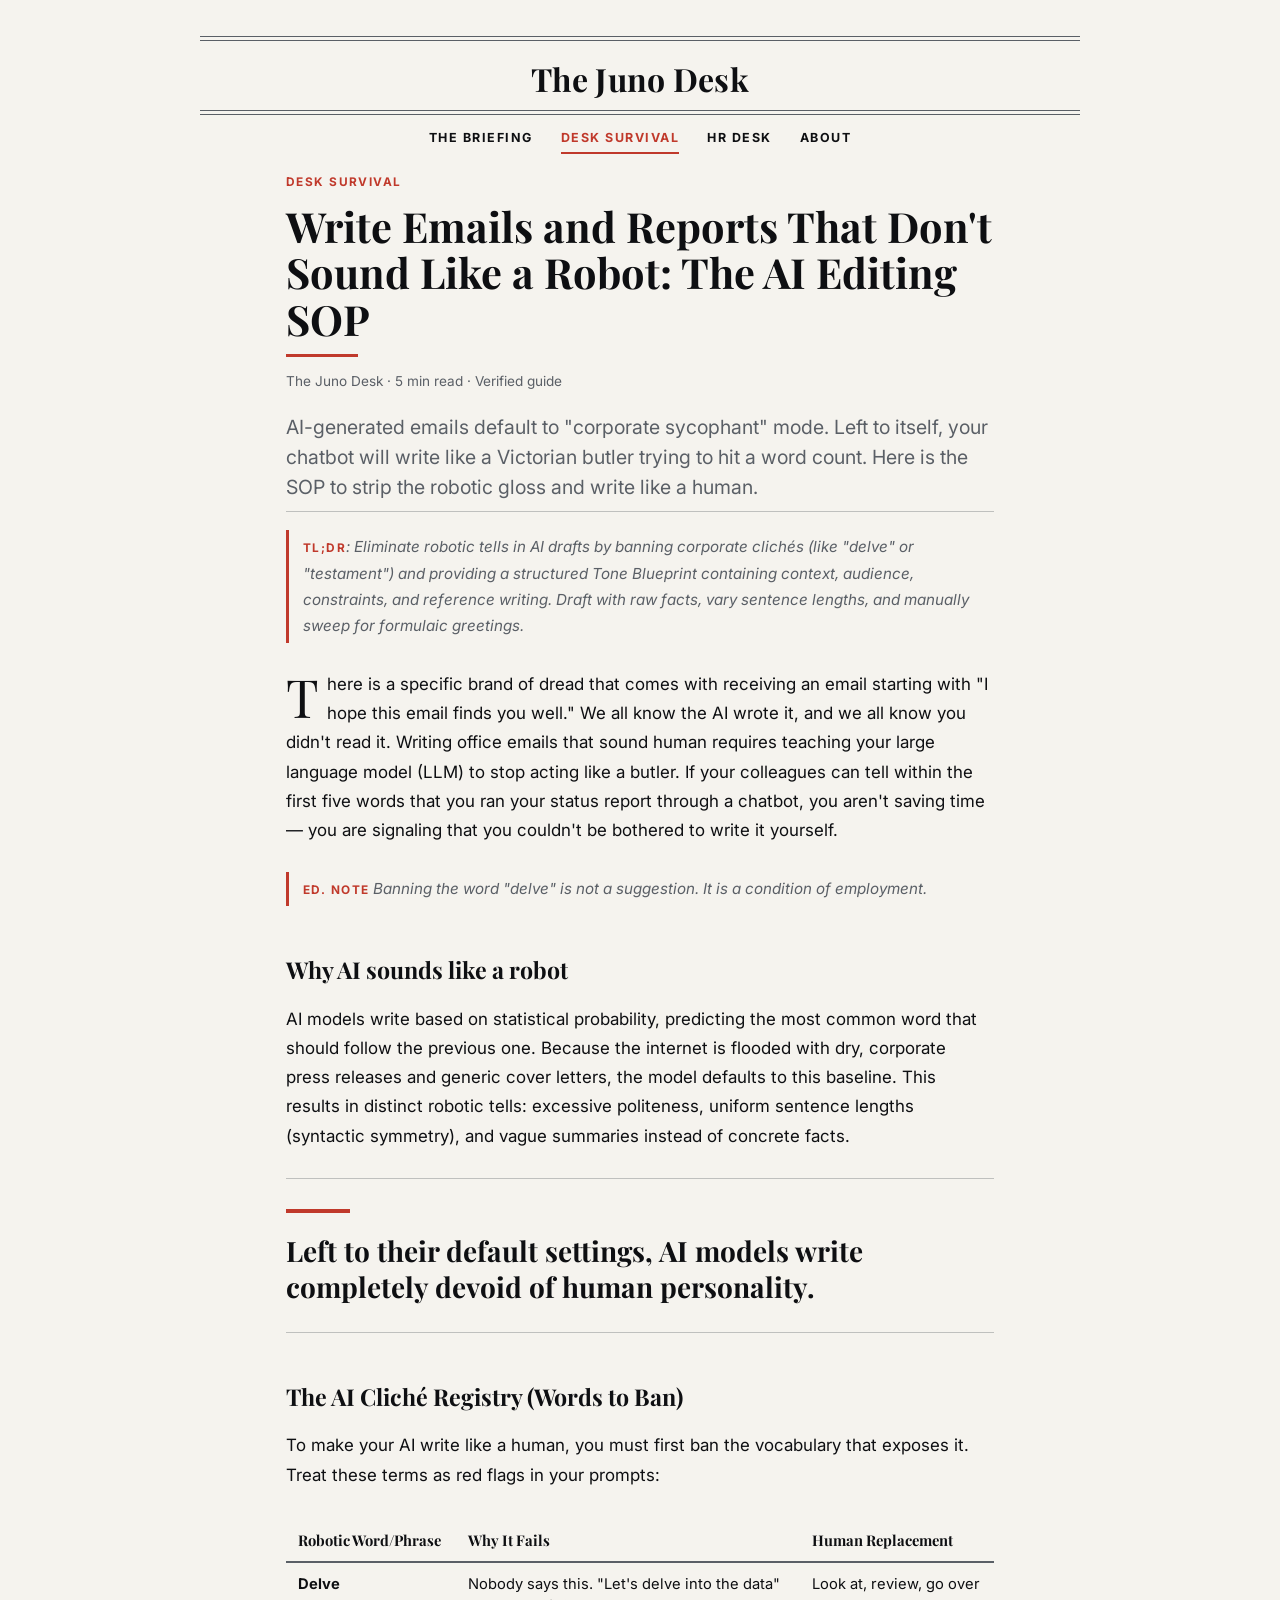
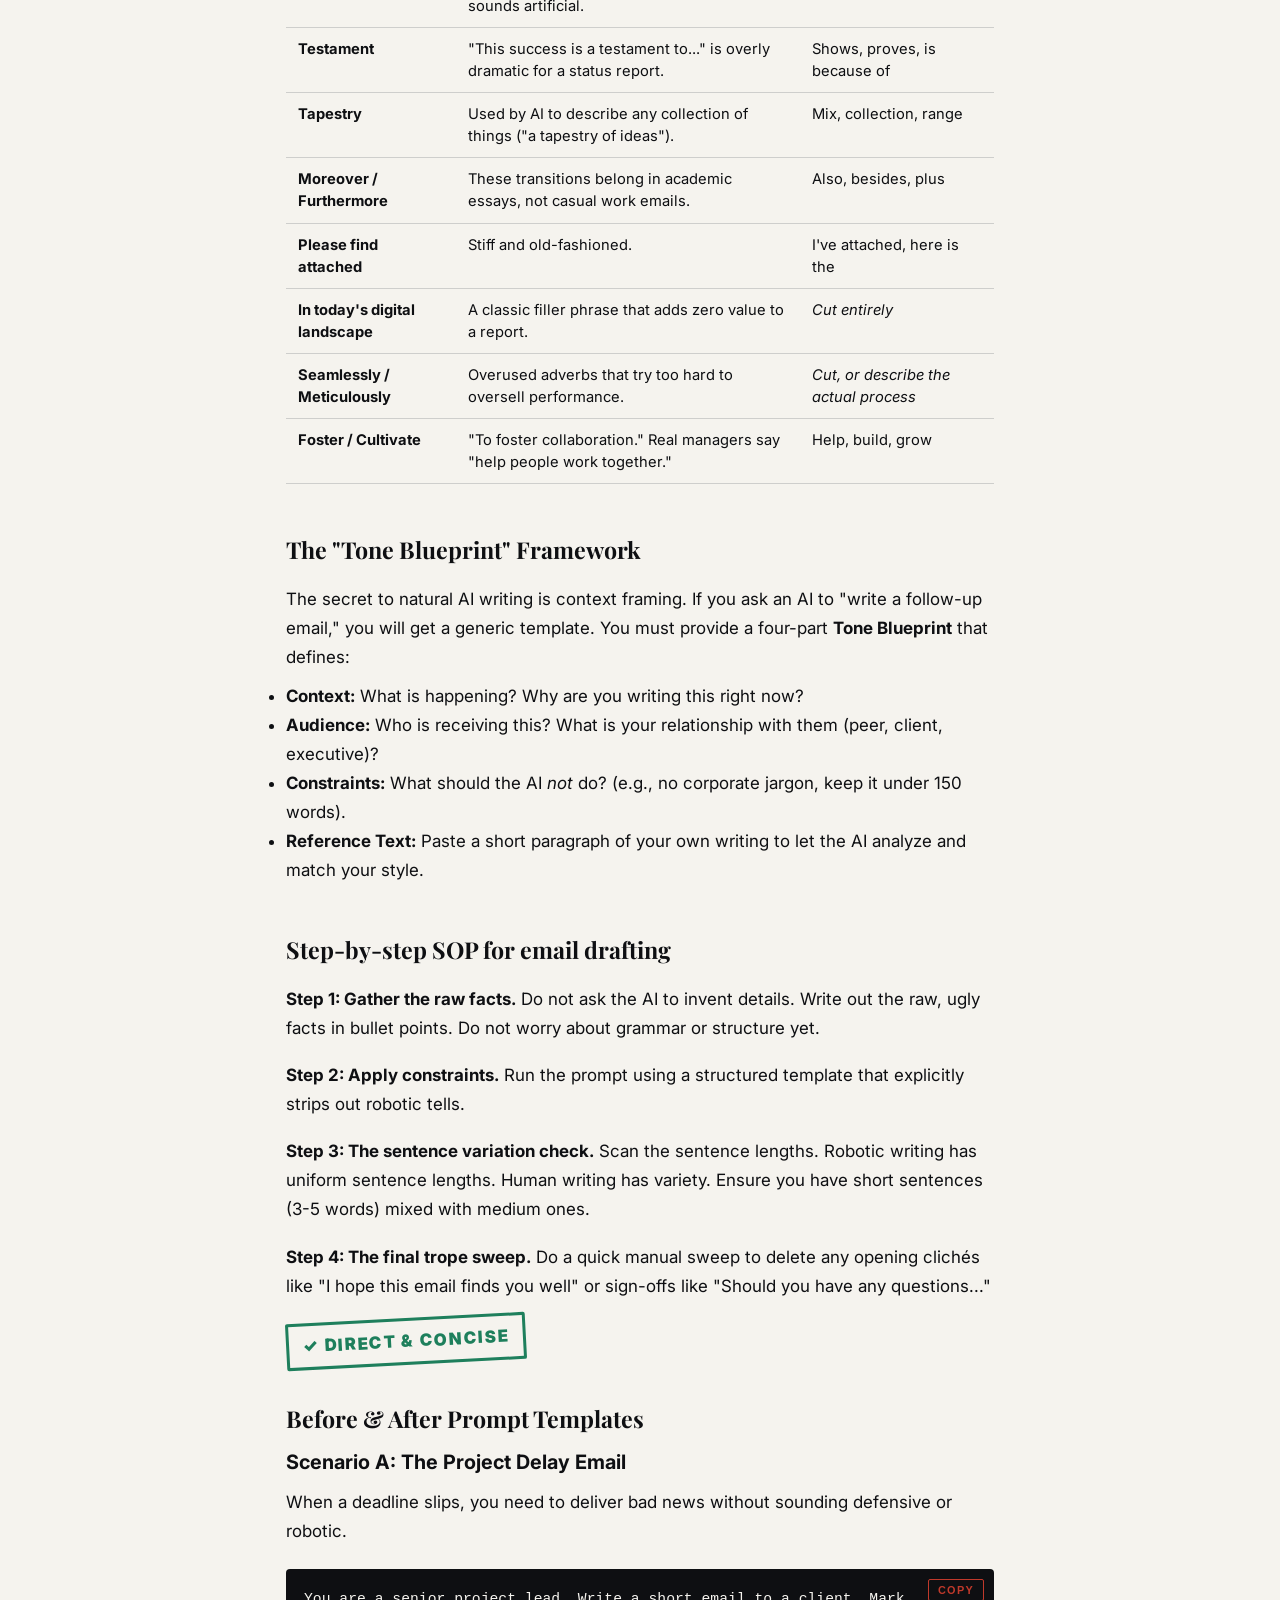
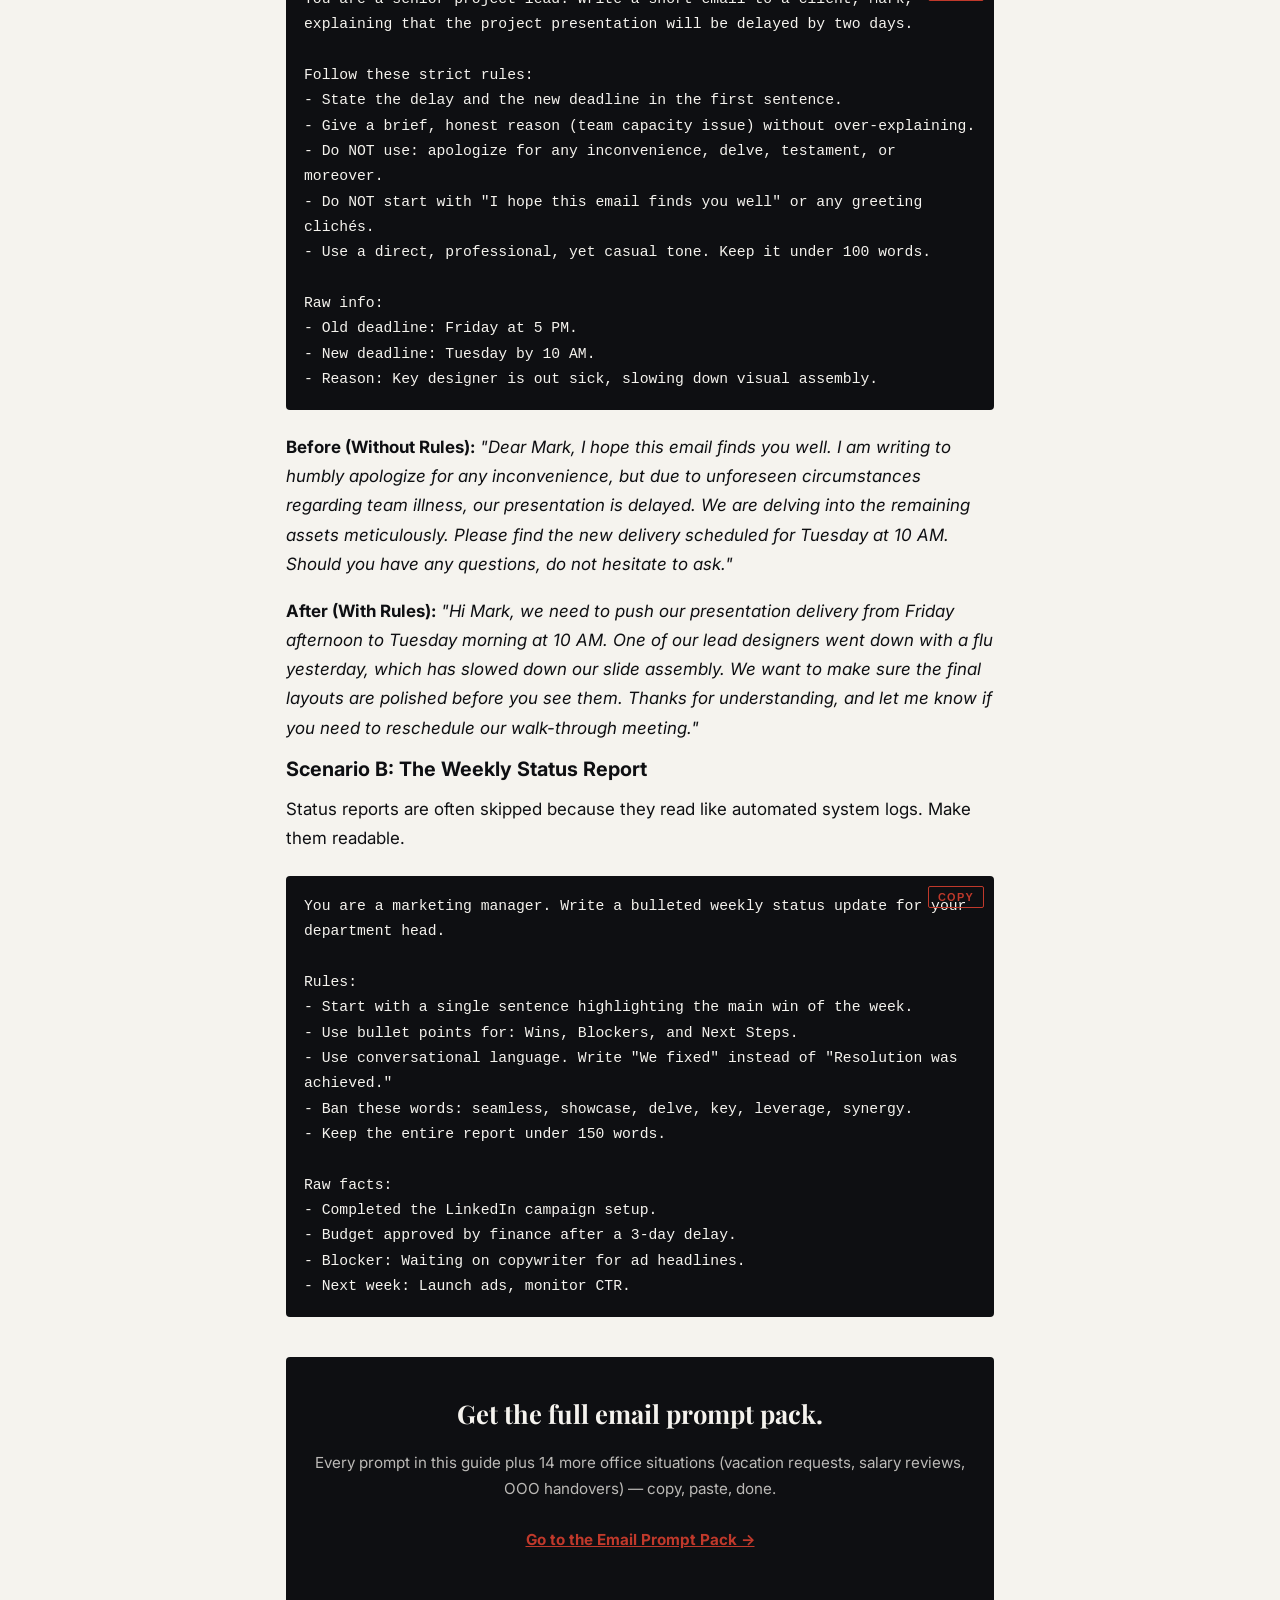
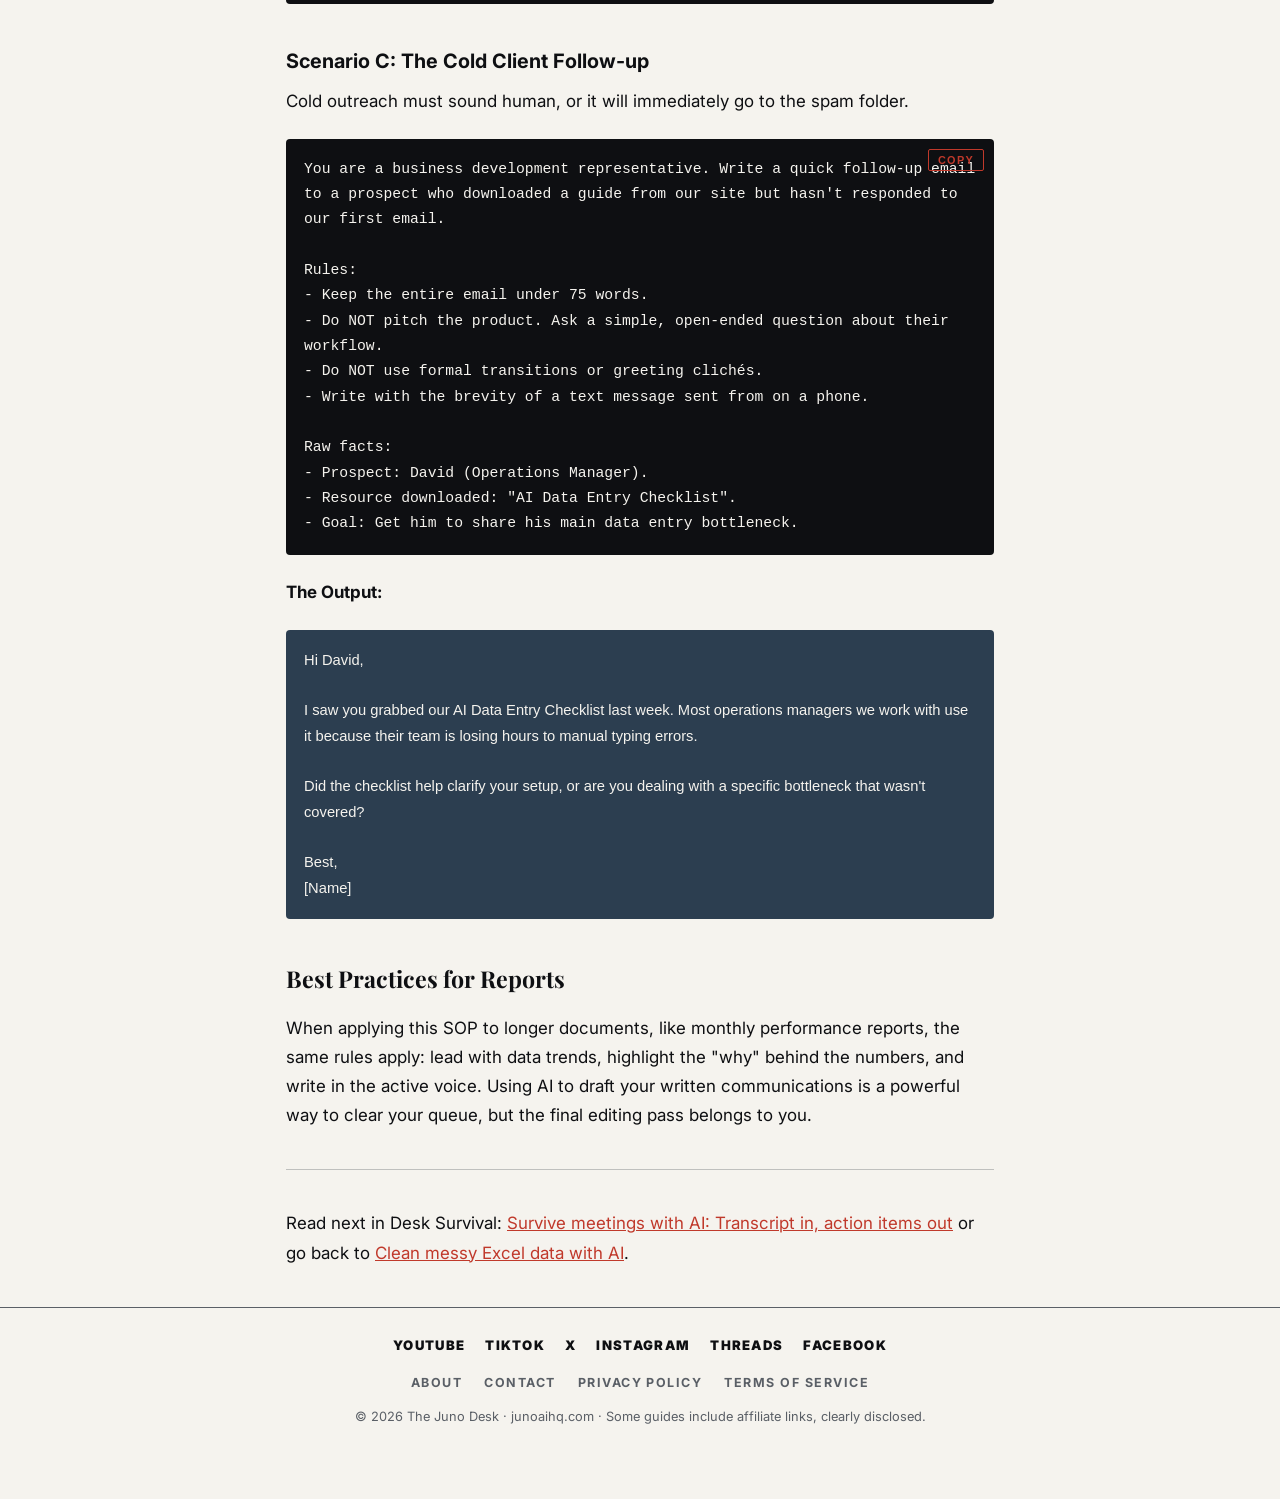
<file: desk-survival/emails-that-dont-sound-like-a-robot/index.html>
<!DOCTYPE html>
<html lang="en">
<head>
<meta charset="UTF-8">
<meta name="viewport" content="width=device-width, initial-scale=1.0">
<title>Write Emails That Don't Sound Like a Robot — The Juno Desk</title>
<meta name="description" content="AI drafts your email in ten seconds. Making it sound like you takes a better prompt. Here is the framework, with before-and-after examples.">
<link rel="preconnect" href="https://fonts.googleapis.com">
<link href="https://fonts.googleapis.com/css2?family=Playfair+Display:wght@700&family=Inter:wght@400;700;900&display=swap" rel="stylesheet">
<link rel="stylesheet" href="../../style.css">
  <link rel="canonical" href="https://junoaihq.com/desk-survival/emails-that-dont-sound-like-a-robot/">
  <meta property="og:title" content="Write Emails That Don't Sound Like a Robot — The Juno Desk">
  <meta property="og:description" content="AI drafts your email in ten seconds. Making it sound like you takes a better prompt. Here is the framework, with before-and-after examples.">
  <meta property="og:type" content="article">
  <meta property="og:url" content="https://junoaihq.com/desk-survival/emails-that-dont-sound-like-a-robot/">
  <meta property="og:site_name" content="The Juno Desk">
  <meta name="twitter:card" content="summary_large_image">
  <meta property="og:image" content="https://junoaihq.com/og-image.png">
  <meta name="twitter:image" content="https://junoaihq.com/og-image.png">
  <link rel="icon" href="/favicon.ico" sizes="any">
  <link rel="icon" href="/favicon-32.png" type="image/png" sizes="32x32">
  <link rel="apple-touch-icon" href="/apple-touch-icon.png">
  <link rel="alternate" type="application/rss+xml" title="The Juno Desk" href="/feed.xml">
  <meta name="twitter:site" content="@junoaihq">
  <meta name="twitter:title" content="Write Emails That Don't Sound Like a Robot — The Juno Desk">
  <meta name="twitter:description" content="AI drafts your email in ten seconds. Making it sound like you takes a better prompt. Here is the framework, with before-and-after examples.">
  <meta name="robots" content="index, follow">
  <meta name="referrer" content="strict-origin-when-cross-origin">
  <script type="application/ld+json">
{
  "@context": "https://schema.org",
  "@graph": [
    {
      "@type": "Article",
      "@id": "https://junoaihq.com/desk-survival/emails-that-dont-sound-like-a-robot/#article",
      "isPartOf": {
        "@id": "https://junoaihq.com/desk-survival/emails-that-dont-sound-like-a-robot/#webpage"
      },
      "headline": "Write Emails and Reports That Don't Sound Like a Robot: The AI Editing SOP",
      "description": "AI drafts your email in ten seconds. Making it sound like you takes a better prompt. Here is the framework, with before-and-after examples.",
      "datePublished": "2026-07-11T19:41:50+07:00",
      "dateModified": "2026-07-11T19:41:50+07:00",
      "mainEntityOfPage": "https://junoaihq.com/desk-survival/emails-that-dont-sound-like-a-robot/",
      "author": {
        "@type": "Organization",
        "name": "The Juno Desk",
        "url": "https://junoaihq.com/"
      },
      "publisher": {
        "@type": "Organization",
        "name": "The Juno Desk",
        "url": "https://junoaihq.com/"
      }
    },
    {
      "@type": "WebPage",
      "@id": "https://junoaihq.com/desk-survival/emails-that-dont-sound-like-a-robot/#webpage",
      "url": "https://junoaihq.com/desk-survival/emails-that-dont-sound-like-a-robot/",
      "name": "Write Emails That Don't Sound Like a Robot — The Juno Desk",
      "breadcrumb": {
        "@id": "https://junoaihq.com/desk-survival/emails-that-dont-sound-like-a-robot/#breadcrumb"
      }
    },
    {
      "@type": "BreadcrumbList",
      "@id": "https://junoaihq.com/desk-survival/emails-that-dont-sound-like-a-robot/#breadcrumb",
      "itemListElement": [
        {
          "@type": "ListItem",
          "position": 1,
          "name": "Home",
          "item": "https://junoaihq.com/"
        },
        {
          "@type": "ListItem",
          "position": 2,
          "name": "Desk Survival",
          "item": "https://junoaihq.com/desk-survival/"
        },
        {
          "@type": "ListItem",
          "position": 3,
          "name": "Write Emails That Don't Sound Like a Robot",
          "item": "https://junoaihq.com/desk-survival/emails-that-dont-sound-like-a-robot/"
        }
      ]
    }
  ]
}
  </script>

</head>
<body>

<header>
  <div class="rule-double"></div>
  <div class="masthead" style="font-size:2rem; padding:10px 0 4px"><a href="/" style="color:inherit;text-decoration:none">The Juno Desk</a></div>
  <div class="rule-double"></div>
  <nav>
    <a href="/">The Briefing</a>
    <a href="/desk-survival/" class="active">Desk Survival</a>
    <a href="/hr-desk/">HR Desk</a>
    <a href="/about/">About</a>
  </nav>
</header>

<main class="wrap article-body">

  <span class="kicker">Desk Survival</span>
  <h1>Write Emails and Reports That Don't Sound Like a Robot: The AI Editing SOP</h1>
  <p class="byline">The Juno Desk · 5 min read · Verified guide</p>

  <p class="standfirst">AI-generated emails default to "corporate sycophant" mode. Left to itself, your chatbot will write like a Victorian butler trying to hit a word count. Here is the SOP to strip the robotic gloss and write like a human.</p>
  <div class="ed-note">
    <b>TL;DR</b>: Eliminate robotic tells in AI drafts by banning corporate clichés (like "delve" or "testament") and providing a structured Tone Blueprint containing context, audience, constraints, and reference writing. Draft with raw facts, vary sentence lengths, and manually sweep for formulaic greetings.
  </div>

  <p class="lead">There is a specific brand of dread that comes with receiving an email starting with "I hope this email finds you well." We all know the AI wrote it, and we all know you didn't read it. Writing office emails that sound human requires teaching your large language model (LLM) to stop acting like a butler. If your colleagues can tell within the first five words that you ran your status report through a chatbot, you aren't saving time — you are signaling that you couldn't be bothered to write it yourself.</p>

  <div class="ed-note"><b>Ed. note</b> Banning the word "delve" is not a suggestion. It is a condition of employment.</div>

  <h2>Why AI sounds like a robot</h2>
  <p>AI models write based on statistical probability, predicting the most common word that should follow the previous one. Because the internet is flooded with dry, corporate press releases and generic cover letters, the model defaults to this baseline. This results in distinct robotic tells: excessive politeness, uniform sentence lengths (syntactic symmetry), and vague summaries instead of concrete facts.</p>

  <div class="pullquote">Left to their default settings, AI models write completely devoid of human personality.</div>

  <h2>The AI Cliché Registry (Words to Ban)</h2>
  <p>To make your AI write like a human, you must first ban the vocabulary that exposes it. Treat these terms as red flags in your prompts:</p>

  <table>
    <thead>
      <tr>
        <th>Robotic Word/Phrase</th>
        <th>Why It Fails</th>
        <th>Human Replacement</th>
      </tr>
    </thead>
    <tbody>
      <tr>
        <td><b>Delve</b></td>
        <td>Nobody says this. "Let's delve into the data" sounds artificial.</td>
        <td>Look at, review, go over</td>
      </tr>
      <tr>
        <td><b>Testament</b></td>
        <td>"This success is a testament to..." is overly dramatic for a status report.</td>
        <td>Shows, proves, is because of</td>
      </tr>
      <tr>
        <td><b>Tapestry</b></td>
        <td>Used by AI to describe any collection of things ("a tapestry of ideas").</td>
        <td>Mix, collection, range</td>
      </tr>
      <tr>
        <td><b>Moreover / Furthermore</b></td>
        <td>These transitions belong in academic essays, not casual work emails.</td>
        <td>Also, besides, plus</td>
      </tr>
      <tr>
        <td><b>Please find attached</b></td>
        <td>Stiff and old-fashioned.</td>
        <td>I've attached, here is the</td>
      </tr>
      <tr>
        <td><b>In today's digital landscape</b></td>
        <td>A classic filler phrase that adds zero value to a report.</td>
        <td><i>Cut entirely</i></td>
      </tr>
      <tr>
        <td><b>Seamlessly / Meticulously</b></td>
        <td>Overused adverbs that try too hard to oversell performance.</td>
        <td><i>Cut, or describe the actual process</i></td>
      </tr>
      <tr>
        <td><b>Foster / Cultivate</b></td>
        <td>"To foster collaboration." Real managers say "help people work together."</td>
        <td>Help, build, grow</td>
      </tr>
    </tbody>
  </table>

  <h2>The "Tone Blueprint" Framework</h2>
  <p>The secret to natural AI writing is context framing. If you ask an AI to "write a follow-up email," you will get a generic template. You must provide a four-part <b>Tone Blueprint</b> that defines:
    <ul>
      <li><b>Context:</b> What is happening? Why are you writing this right now?</li>
      <li><b>Audience:</b> Who is receiving this? What is your relationship with them (peer, client, executive)?</li>
      <li><b>Constraints:</b> What should the AI <i>not</i> do? (e.g., no corporate jargon, keep it under 150 words).</li>
      <li><b>Reference Text:</b> Paste a short paragraph of your own writing to let the AI analyze and match your style.</li>
    </ul>
  </p>

  <h2>Step-by-step SOP for email drafting</h2>
  <p><b>Step 1: Gather the raw facts.</b> Do not ask the AI to invent details. Write out the raw, ugly facts in bullet points. Do not worry about grammar or structure yet.</p>
  <p><b>Step 2: Apply constraints.</b> Run the prompt using a structured template that explicitly strips out robotic tells.</p>
  <p><b>Step 3: The sentence variation check.</b> Scan the sentence lengths. Robotic writing has uniform sentence lengths. Human writing has variety. Ensure you have short sentences (3-5 words) mixed with medium ones.</p>
  <p><b>Step 4: The final trope sweep.</b> Do a quick manual sweep to delete any opening clichés like "I hope this email finds you well" or sign-offs like "Should you have any questions..."</p>

  <div class="stamp">✓ Direct & Concise</div>

  <h2>Before & After Prompt Templates</h2>

  <h3>Scenario A: The Project Delay Email</h3>
  <p>When a deadline slips, you need to deliver bad news without sounding defensive or robotic.</p>

  <div class="prompt-block"><button type="button" class="copy" onclick="navigator.clipboard.writeText(this.parentNode.innerText.replace('COPY','').trim());this.innerText='COPIED';setTimeout(()=>this.innerText='COPY',1500)">Copy</button>You are a senior project lead. Write a short email to a client, Mark, explaining that the project presentation will be delayed by two days. 

Follow these strict rules:
- State the delay and the new deadline in the first sentence.
- Give a brief, honest reason (team capacity issue) without over-explaining.
- Do NOT use: apologize for any inconvenience, delve, testament, or moreover.
- Do NOT start with "I hope this email finds you well" or any greeting clichés.
- Use a direct, professional, yet casual tone. Keep it under 100 words.

Raw info:
- Old deadline: Friday at 5 PM.
- New deadline: Tuesday by 10 AM.
- Reason: Key designer is out sick, slowing down visual assembly.</div>

  <p><b>Before (Without Rules):</b> <i>"Dear Mark, I hope this email finds you well. I am writing to humbly apologize for any inconvenience, but due to unforeseen circumstances regarding team illness, our presentation is delayed. We are delving into the remaining assets meticulously. Please find the new delivery scheduled for Tuesday at 10 AM. Should you have any questions, do not hesitate to ask."</i></p>
  
  <p><b>After (With Rules):</b> <i>"Hi Mark, we need to push our presentation delivery from Friday afternoon to Tuesday morning at 10 AM. One of our lead designers went down with a flu yesterday, which has slowed down our slide assembly. We want to make sure the final layouts are polished before you see them. Thanks for understanding, and let me know if you need to reschedule our walk-through meeting."</i></p>

  <h3>Scenario B: The Weekly Status Report</h3>
  <p>Status reports are often skipped because they read like automated system logs. Make them readable.</p>

  <div class="prompt-block"><button type="button" class="copy" onclick="navigator.clipboard.writeText(this.parentNode.innerText.replace('COPY','').trim());this.innerText='COPIED';setTimeout(()=>this.innerText='COPY',1500)">Copy</button>You are a marketing manager. Write a bulleted weekly status update for your department head.

Rules:
- Start with a single sentence highlighting the main win of the week.
- Use bullet points for: Wins, Blockers, and Next Steps.
- Use conversational language. Write "We fixed" instead of "Resolution was achieved."
- Ban these words: seamless, showcase, delve, key, leverage, synergy.
- Keep the entire report under 150 words.

Raw facts:
- Completed the LinkedIn campaign setup.
- Budget approved by finance after a 3-day delay.
- Blocker: Waiting on copywriter for ad headlines.
- Next week: Launch ads, monitor CTR.</div>

  <div class="capture">
    <h3>Get the full email prompt pack.</h3>
    <p>Every prompt in this guide plus 14 more office situations (vacation requests, salary reviews, OOO handovers) — copy, paste, done.</p>
    <p><a href="/email-prompt-pack/" style="color:var(--red); font-weight:bold; text-decoration:underline;">Go to the Email Prompt Pack →</a></p>
  </div>

  <h3>Scenario C: The Cold Client Follow-up</h3>
  <p>Cold outreach must sound human, or it will immediately go to the spam folder.</p>

  <div class="prompt-block"><button type="button" class="copy" onclick="navigator.clipboard.writeText(this.parentNode.innerText.replace('COPY','').trim());this.innerText='COPIED';setTimeout(()=>this.innerText='COPY',1500)">Copy</button>You are a business development representative. Write a quick follow-up email to a prospect who downloaded a guide from our site but hasn't responded to our first email.

Rules:
- Keep the entire email under 75 words.
- Do NOT pitch the product. Ask a simple, open-ended question about their workflow.
- Do NOT use formal transitions or greeting clichés.
- Write with the brevity of a text message sent from on a phone.

Raw facts:
- Prospect: David (Operations Manager).
- Resource downloaded: "AI Data Entry Checklist".
- Goal: Get him to share his main data entry bottleneck.</div>

  <p><b>The Output:</b></p>
  <div class="prompt-block" style="background:#2C3E50; font-family:sans-serif;">Hi David,

I saw you grabbed our AI Data Entry Checklist last week. Most operations managers we work with use it because their team is losing hours to manual typing errors. 

Did the checklist help clarify your setup, or are you dealing with a specific bottleneck that wasn't covered?

Best,
[Name]</div>

  <h2>Best Practices for Reports</h2>
  <p>When applying this SOP to longer documents, like monthly performance reports, the same rules apply: lead with data trends, highlight the "why" behind the numbers, and write in the active voice. Using AI to draft your written communications is a powerful way to clear your queue, but the final editing pass belongs to you.</p>

  <hr style="border:0; border-top:1px solid rgba(90,95,102,0.35); margin:30px 0;">

  <p>Read next in Desk Survival: <a href="/desk-survival/survive-meetings-with-ai/" style="color:var(--red)">Survive meetings with AI: Transcript in, action items out</a> or go back to <a href="/desk-survival/clean-excel-data-with-ai/" style="color:var(--red)">Clean messy Excel data with AI</a>.</p>

</main>

<footer>
  <div class="social wrap">
    <a href="https://www.youtube.com/@junoaihq" target="_blank" rel="noopener">YouTube</a>
    <a href="https://www.tiktok.com/@junoaihq" target="_blank" rel="noopener">TikTok</a>
    <a href="https://x.com/junoaihq" target="_blank" rel="noopener">X</a>
    <a href="https://www.instagram.com/junoaihq" target="_blank" rel="noopener">Instagram</a>
    <a href="https://www.threads.com/@junoaihq" target="_blank" rel="noopener">Threads</a>
    <a href="https://www.facebook.com/junoaihq" target="_blank" rel="noopener">Facebook</a>
    </div>
  <div class="links wrap">
    <a href="/about/">About</a>
    <a href="/contact/">Contact</a>
    <a href="/privacy/">Privacy Policy</a>
    <a href="/terms/">Terms of Service</a>
  </div>
  <p class="fine">© 2026 The Juno Desk · junoaihq.com · Some guides include affiliate links, clearly disclosed.</p>
</footer>

</body>
</html>
</file>
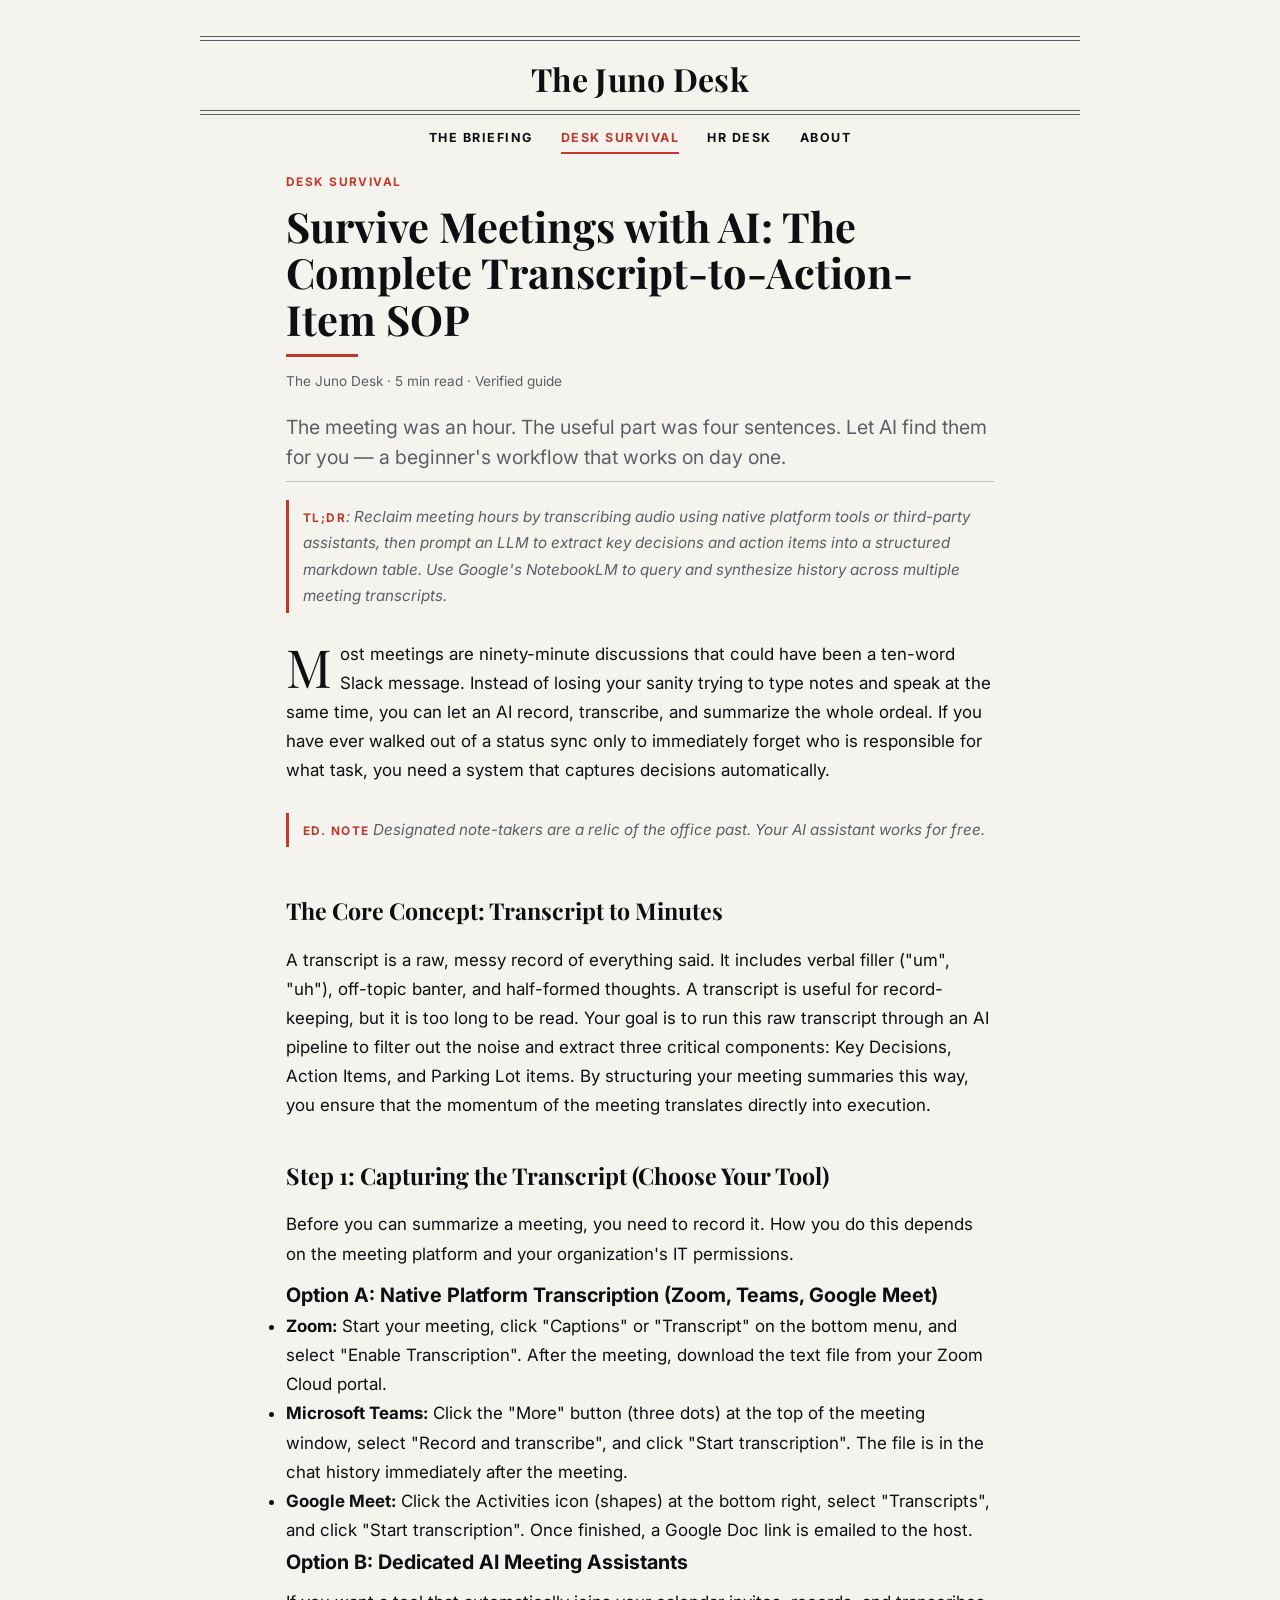
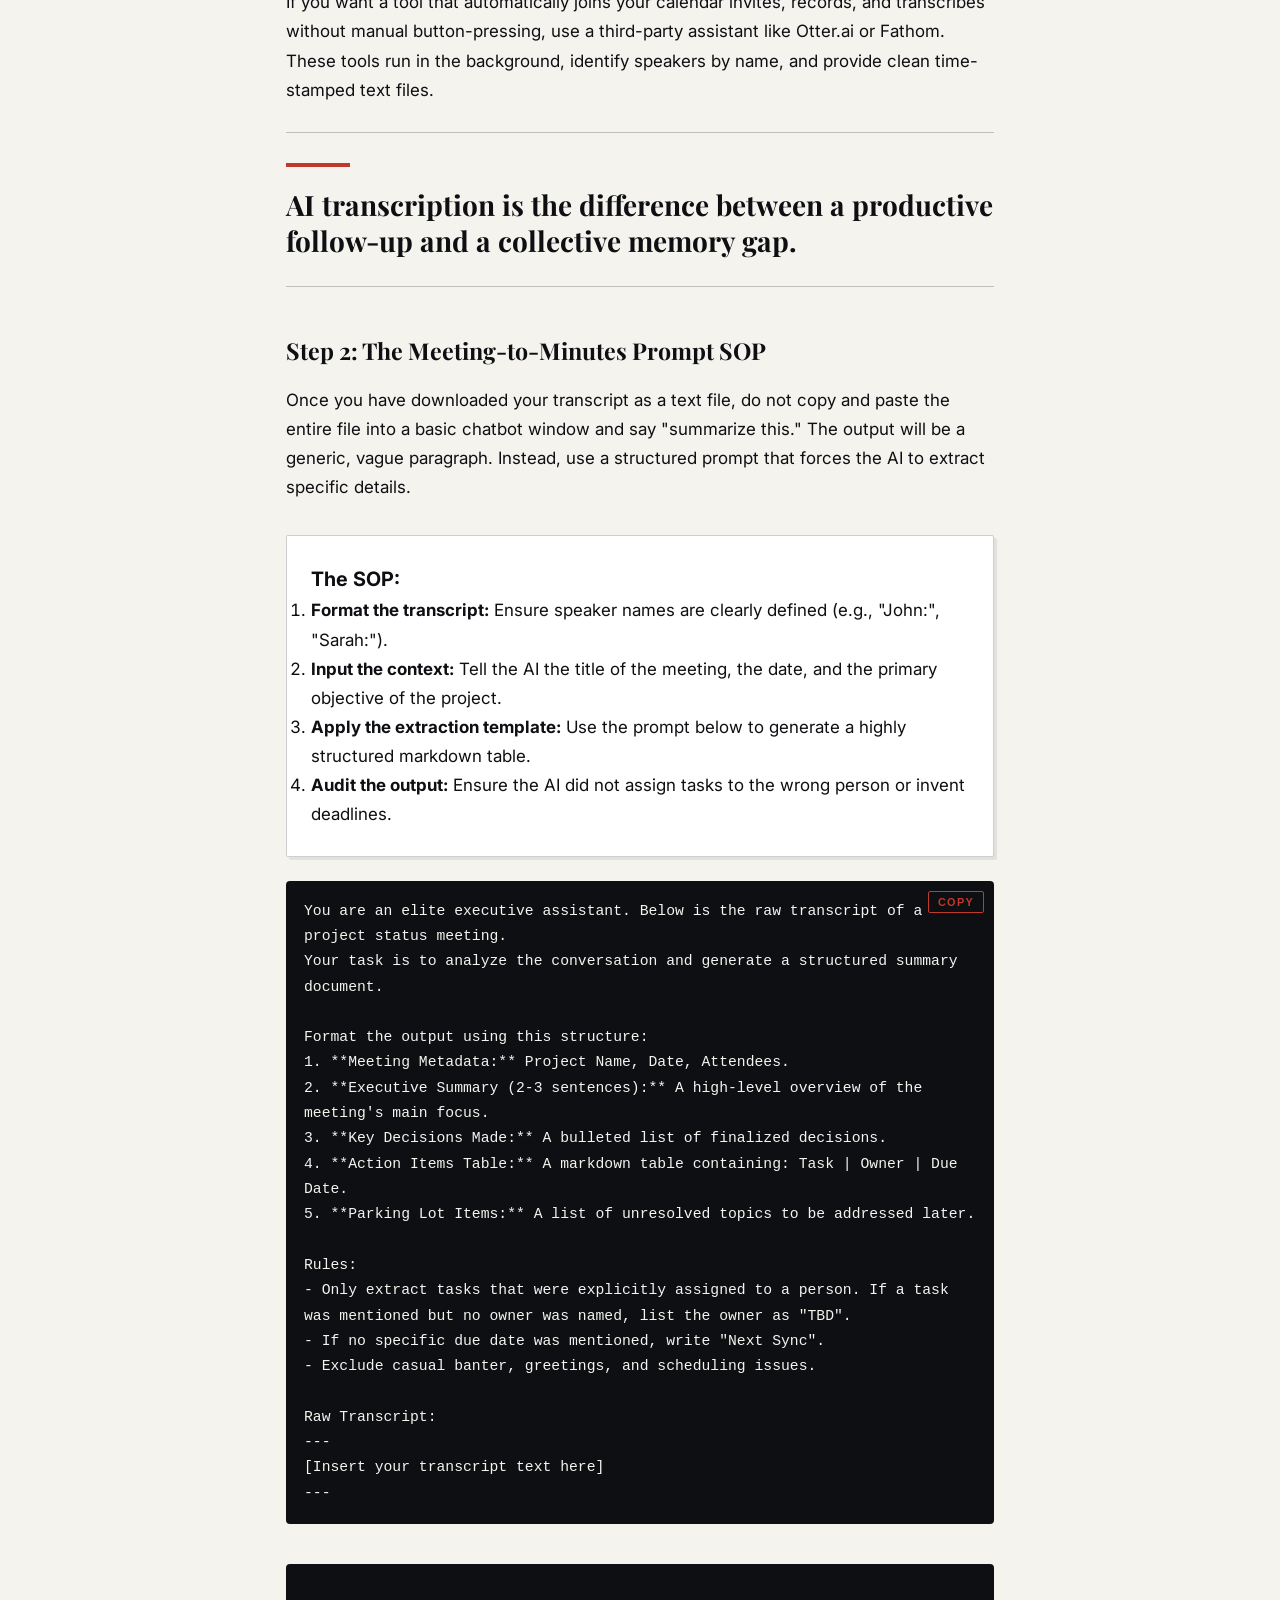
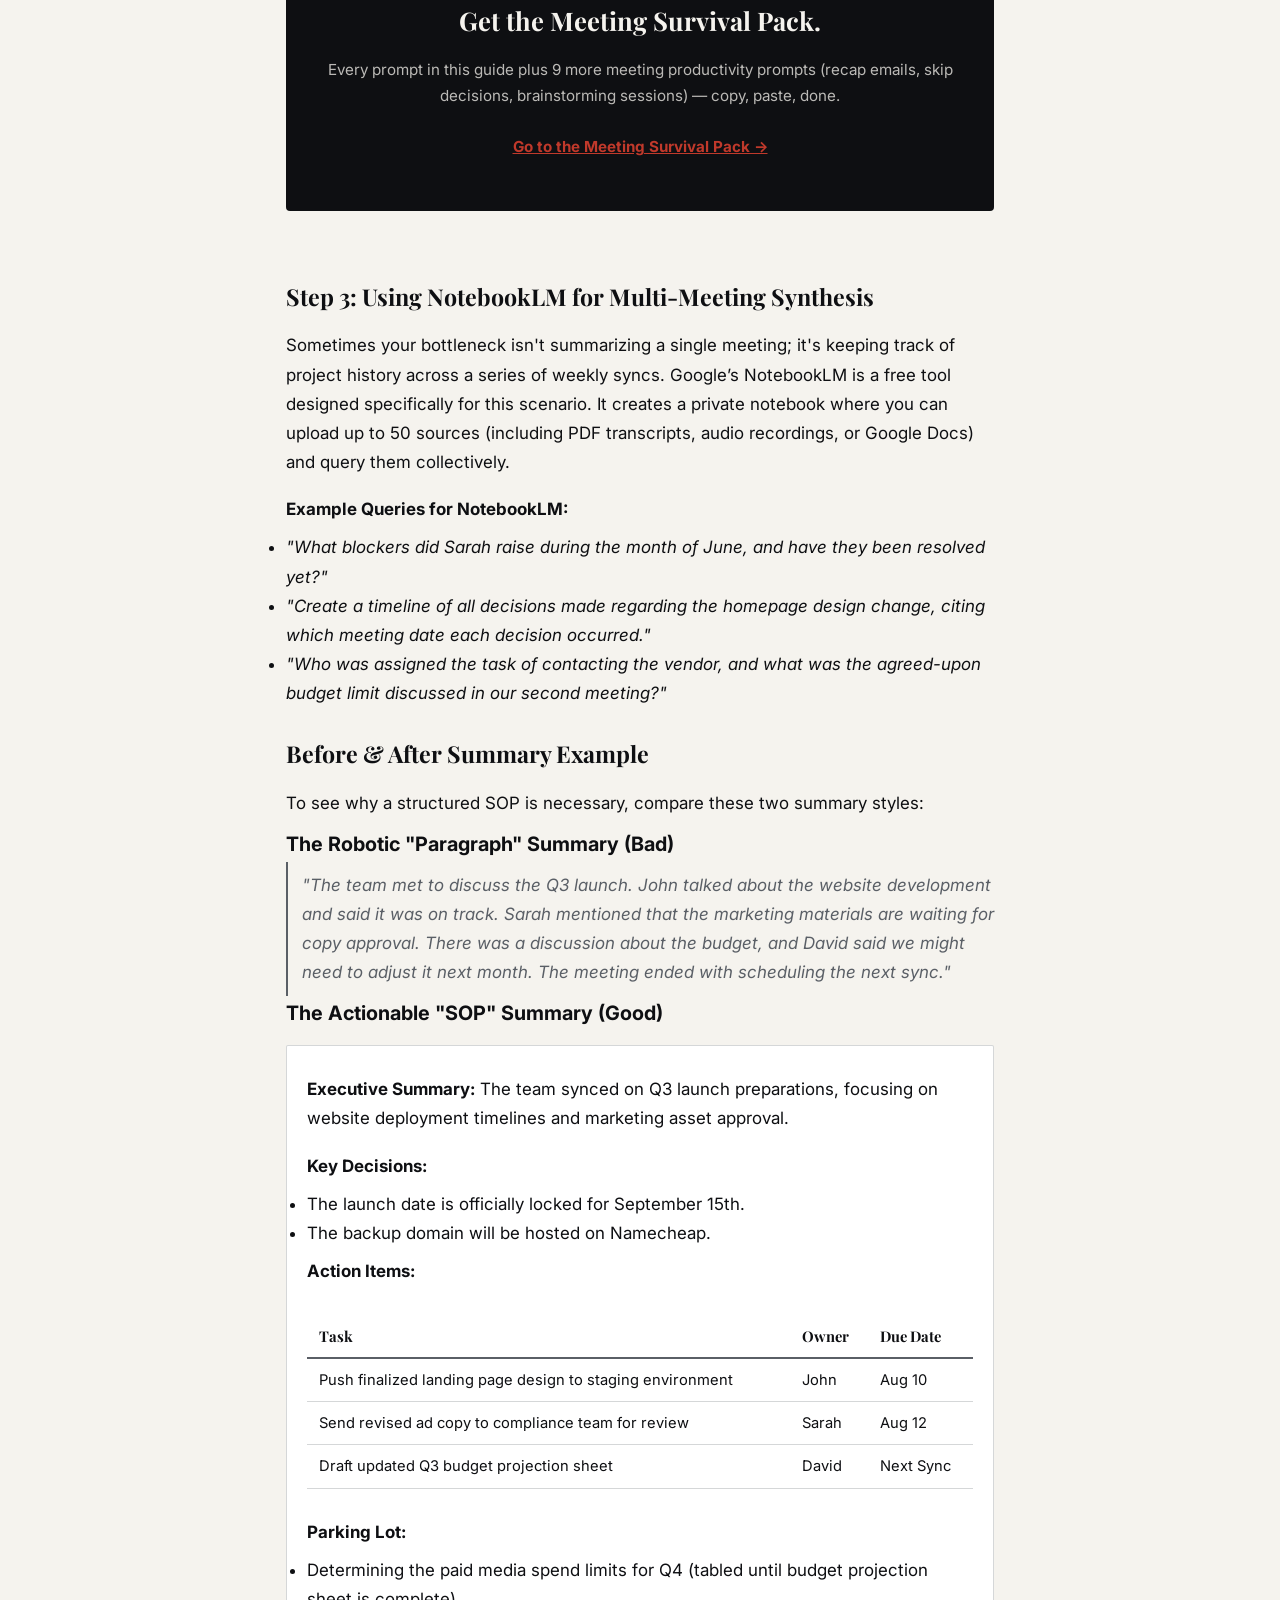
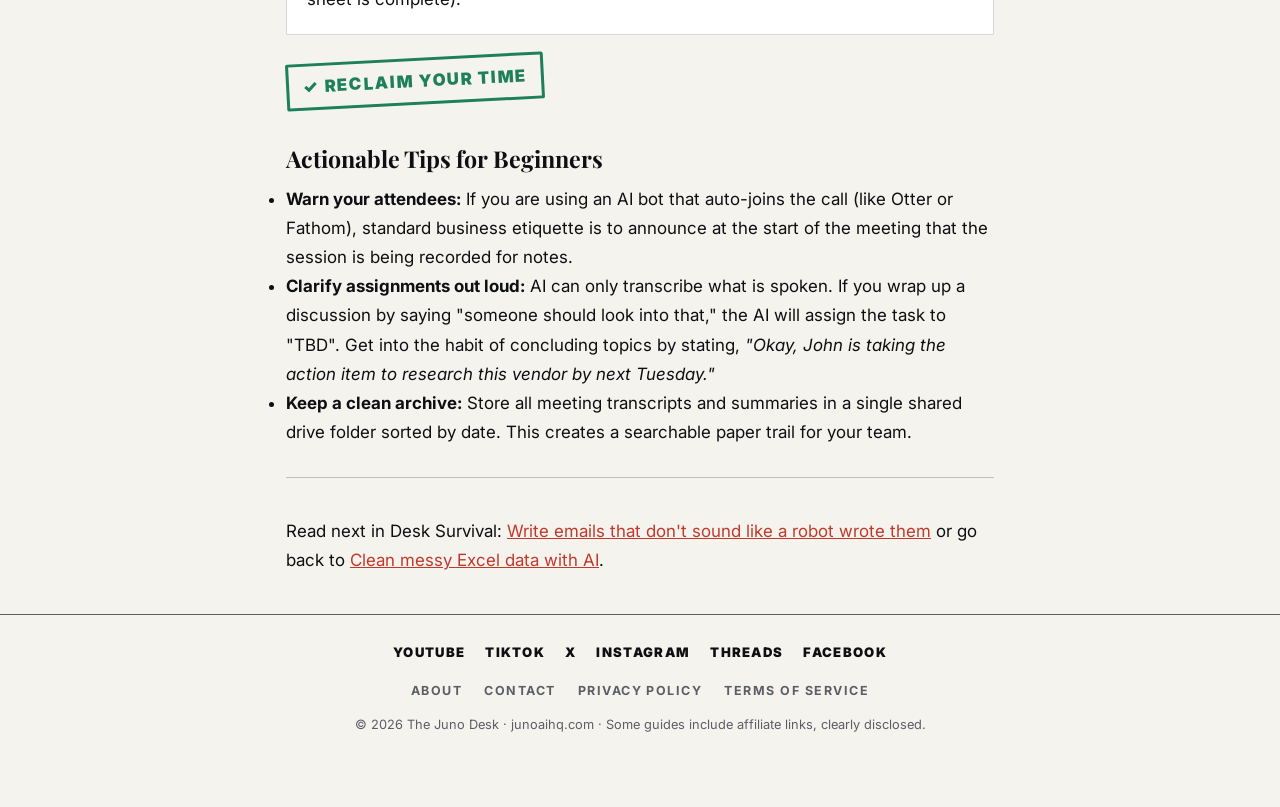
<file: desk-survival/survive-meetings-with-ai/index.html>
<!DOCTYPE html>
<html lang="en">
<head>
<meta charset="UTF-8">
<meta name="viewport" content="width=device-width, initial-scale=1.0">
<title>Survive Meetings With AI: Transcript In, Action Items Out — The Juno Desk</title>
<meta name="description" content="The meeting was an hour. The useful part was four sentences. Let AI find them for you — a beginner's workflow that works on day one.">
<link rel="preconnect" href="https://fonts.googleapis.com">
<link href="https://fonts.googleapis.com/css2?family=Playfair+Display:wght@700&family=Inter:wght@400;700;900&display=swap" rel="stylesheet">
<link rel="stylesheet" href="../../style.css">
  <link rel="canonical" href="https://junoaihq.com/desk-survival/survive-meetings-with-ai/">
  <meta property="og:title" content="Survive Meetings With AI: Transcript In, Action Items Out — The Juno Desk">
  <meta property="og:description" content="The meeting was an hour. The useful part was four sentences. Let AI find them for you — a beginner's workflow that works on day one.">
  <meta property="og:type" content="article">
  <meta property="og:url" content="https://junoaihq.com/desk-survival/survive-meetings-with-ai/">
  <meta property="og:site_name" content="The Juno Desk">
  <meta name="twitter:card" content="summary_large_image">
  <meta property="og:image" content="https://junoaihq.com/og-image.png">
  <meta name="twitter:image" content="https://junoaihq.com/og-image.png">
  <link rel="icon" href="/favicon.ico" sizes="any">
  <link rel="icon" href="/favicon-32.png" type="image/png" sizes="32x32">
  <link rel="apple-touch-icon" href="/apple-touch-icon.png">
  <link rel="alternate" type="application/rss+xml" title="The Juno Desk" href="/feed.xml">
  <meta name="twitter:site" content="@junoaihq">
  <meta name="twitter:title" content="Survive Meetings With AI: Transcript In, Action Items Out — The Juno Desk">
  <meta name="twitter:description" content="The meeting was an hour. The useful part was four sentences. Let AI find them for you — a beginner's workflow that works on day one.">
  <meta name="robots" content="index, follow">
  <meta name="referrer" content="strict-origin-when-cross-origin">
  <script type="application/ld+json">
{
  "@context": "https://schema.org",
  "@graph": [
    {
      "@type": "Article",
      "@id": "https://junoaihq.com/desk-survival/survive-meetings-with-ai/#article",
      "isPartOf": {
        "@id": "https://junoaihq.com/desk-survival/survive-meetings-with-ai/#webpage"
      },
      "headline": "Survive Meetings with AI: The Complete Transcript-to-Action-Item SOP",
      "description": "The meeting was an hour. The useful part was four sentences. Let AI find them for you — a beginner's workflow that works on day one.",
      "datePublished": "2026-07-11T19:41:50+07:00",
      "dateModified": "2026-07-11T19:41:50+07:00",
      "mainEntityOfPage": "https://junoaihq.com/desk-survival/survive-meetings-with-ai/",
      "author": {
        "@type": "Organization",
        "name": "The Juno Desk",
        "url": "https://junoaihq.com/"
      },
      "publisher": {
        "@type": "Organization",
        "name": "The Juno Desk",
        "url": "https://junoaihq.com/"
      }
    },
    {
      "@type": "WebPage",
      "@id": "https://junoaihq.com/desk-survival/survive-meetings-with-ai/#webpage",
      "url": "https://junoaihq.com/desk-survival/survive-meetings-with-ai/",
      "name": "Survive Meetings With AI: Transcript In, Action Items Out — The Juno Desk",
      "breadcrumb": {
        "@id": "https://junoaihq.com/desk-survival/survive-meetings-with-ai/#breadcrumb"
      }
    },
    {
      "@type": "BreadcrumbList",
      "@id": "https://junoaihq.com/desk-survival/survive-meetings-with-ai/#breadcrumb",
      "itemListElement": [
        {
          "@type": "ListItem",
          "position": 1,
          "name": "Home",
          "item": "https://junoaihq.com/"
        },
        {
          "@type": "ListItem",
          "position": 2,
          "name": "Desk Survival",
          "item": "https://junoaihq.com/desk-survival/"
        },
        {
          "@type": "ListItem",
          "position": 3,
          "name": "Survive Meetings with AI",
          "item": "https://junoaihq.com/desk-survival/survive-meetings-with-ai/"
        }
      ]
    }
  ]
}
  </script>

</head>
<body>

<header>
  <div class="rule-double"></div>
  <div class="masthead" style="font-size:2rem; padding:10px 0 4px"><a href="/" style="color:inherit;text-decoration:none">The Juno Desk</a></div>
  <div class="rule-double"></div>
  <nav>
    <a href="/">The Briefing</a>
    <a href="/desk-survival/" class="active">Desk Survival</a>
    <a href="/hr-desk/">HR Desk</a>
    <a href="/about/">About</a>
  </nav>
</header>

<main class="wrap article-body">

  <span class="kicker">Desk Survival</span>
  <h1>Survive Meetings with AI: The Complete Transcript-to-Action-Item SOP</h1>
  <p class="byline">The Juno Desk · 5 min read · Verified guide</p>

  <p class="standfirst">The meeting was an hour. The useful part was four sentences. Let AI find them for you — a beginner's workflow that works on day one.</p>
  <div class="ed-note">
    <b>TL;DR</b>: Reclaim meeting hours by transcribing audio using native platform tools or third-party assistants, then prompt an LLM to extract key decisions and action items into a structured markdown table. Use Google's NotebookLM to query and synthesize history across multiple meeting transcripts.
  </div>

  <p class="lead">Most meetings are ninety-minute discussions that could have been a ten-word Slack message. Instead of losing your sanity trying to type notes and speak at the same time, you can let an AI record, transcribe, and summarize the whole ordeal. If you have ever walked out of a status sync only to immediately forget who is responsible for what task, you need a system that captures decisions automatically.</p>

  <div class="ed-note"><b>Ed. note</b> Designated note-takers are a relic of the office past. Your AI assistant works for free.</div>

  <h2>The Core Concept: Transcript to Minutes</h2>
  <p>A transcript is a raw, messy record of everything said. It includes verbal filler ("um", "uh"), off-topic banter, and half-formed thoughts. A transcript is useful for record-keeping, but it is too long to be read. Your goal is to run this raw transcript through an AI pipeline to filter out the noise and extract three critical components: Key Decisions, Action Items, and Parking Lot items. By structuring your meeting summaries this way, you ensure that the momentum of the meeting translates directly into execution.</p>

  <h2>Step 1: Capturing the Transcript (Choose Your Tool)</h2>
  <p>Before you can summarize a meeting, you need to record it. How you do this depends on the meeting platform and your organization's IT permissions.</p>

  <h3>Option A: Native Platform Transcription (Zoom, Teams, Google Meet)</h3>
  <ul>
    <li><b>Zoom:</b> Start your meeting, click "Captions" or "Transcript" on the bottom menu, and select "Enable Transcription". After the meeting, download the text file from your Zoom Cloud portal.</li>
    <li><b>Microsoft Teams:</b> Click the "More" button (three dots) at the top of the meeting window, select "Record and transcribe", and click "Start transcription". The file is in the chat history immediately after the meeting.</li>
    <li><b>Google Meet:</b> Click the Activities icon (shapes) at the bottom right, select "Transcripts", and click "Start transcription". Once finished, a Google Doc link is emailed to the host.</li>
  </ul>

  <h3>Option B: Dedicated AI Meeting Assistants</h3>
  <p>If you want a tool that automatically joins your calendar invites, records, and transcribes without manual button-pressing, use a third-party assistant like Otter.ai or Fathom. These tools run in the background, identify speakers by name, and provide clean time-stamped text files.</p>

  <div class="pullquote">AI transcription is the difference between a productive follow-up and a collective memory gap.</div>

  <h2>Step 2: The Meeting-to-Minutes Prompt SOP</h2>
  <p>Once you have downloaded your transcript as a text file, do not copy and paste the entire file into a basic chatbot window and say "summarize this." The output will be a generic, vague paragraph. Instead, use a structured prompt that forces the AI to extract specific details.</p>

  <div class="statcard">
    <h3>The SOP:</h3>
    <ol>
      <li><b>Format the transcript:</b> Ensure speaker names are clearly defined (e.g., "John:", "Sarah:").</li>
      <li><b>Input the context:</b> Tell the AI the title of the meeting, the date, and the primary objective of the project.</li>
      <li><b>Apply the extraction template:</b> Use the prompt below to generate a highly structured markdown table.</li>
      <li><b>Audit the output:</b> Ensure the AI did not assign tasks to the wrong person or invent deadlines.</li>
    </ol>
  </div>

  <div class="prompt-block"><button type="button" class="copy" onclick="navigator.clipboard.writeText(this.parentNode.innerText.replace('COPY','').trim());this.innerText='COPIED';setTimeout(()=>this.innerText='COPY',1500)">Copy</button>You are an elite executive assistant. Below is the raw transcript of a project status meeting. 
Your task is to analyze the conversation and generate a structured summary document.

Format the output using this structure:
1. **Meeting Metadata:** Project Name, Date, Attendees.
2. **Executive Summary (2-3 sentences):** A high-level overview of the meeting's main focus.
3. **Key Decisions Made:** A bulleted list of finalized decisions.
4. **Action Items Table:** A markdown table containing: Task | Owner | Due Date.
5. **Parking Lot Items:** A list of unresolved topics to be addressed later.

Rules:
- Only extract tasks that were explicitly assigned to a person. If a task was mentioned but no owner was named, list the owner as "TBD".
- If no specific due date was mentioned, write "Next Sync".
- Exclude casual banter, greetings, and scheduling issues.

Raw Transcript:
---
[Insert your transcript text here]
---</div>

  <div class="capture">
    <h3>Get the Meeting Survival Pack.</h3>
    <p>Every prompt in this guide plus 9 more meeting productivity prompts (recap emails, skip decisions, brainstorming sessions) — copy, paste, done.</p>
    <p><a href="/meeting-survival-pack/" style="color:var(--red); font-weight:bold; text-decoration:underline;">Go to the Meeting Survival Pack →</a></p>
  </div>

  <h2>Step 3: Using NotebookLM for Multi-Meeting Synthesis</h2>
  <p>Sometimes your bottleneck isn't summarizing a single meeting; it's keeping track of project history across a series of weekly syncs. Google’s NotebookLM is a free tool designed specifically for this scenario. It creates a private notebook where you can upload up to 50 sources (including PDF transcripts, audio recordings, or Google Docs) and query them collectively.</p>

  <p><b>Example Queries for NotebookLM:</b></p>
  <ul>
    <li><i>"What blockers did Sarah raise during the month of June, and have they been resolved yet?"</i></li>
    <li><i>"Create a timeline of all decisions made regarding the homepage design change, citing which meeting date each decision occurred."</i></li>
    <li><i>"Who was assigned the task of contacting the vendor, and what was the agreed-upon budget limit discussed in our second meeting?"</i></li>
  </ul>

  <h2>Before & After Summary Example</h2>
  <p>To see why a structured SOP is necessary, compare these two summary styles:</p>

  <h3>The Robotic "Paragraph" Summary (Bad)</h3>
  <p style="font-style:italic; padding-left:14px; border-left:2px solid var(--slate); color:var(--slate);">"The team met to discuss the Q3 launch. John talked about the website development and said it was on track. Sarah mentioned that the marketing materials are waiting for copy approval. There was a discussion about the budget, and David said we might need to adjust it next month. The meeting ended with scheduling the next sync."</p>

  <h3>The Actionable "SOP" Summary (Good)</h3>
  <div style="background:#fff; border:1px solid rgba(90,95,102,0.25); padding:20px; border-radius:2px; margin:15px 0;">
    <p><b>Executive Summary:</b> The team synced on Q3 launch preparations, focusing on website deployment timelines and marketing asset approval.</p>
    <p><b>Key Decisions:</b></p>
    <ul>
      <li>The launch date is officially locked for September 15th.</li>
      <li>The backup domain will be hosted on Namecheap.</li>
    </ul>
    <p><b>Action Items:</b></p>
    <table>
      <thead>
        <tr>
          <th>Task</th>
          <th>Owner</th>
          <th>Due Date</th>
        </tr>
      </thead>
      <tbody>
        <tr>
          <td>Push finalized landing page design to staging environment</td>
          <td>John</td>
          <td>Aug 10</td>
        </tr>
        <tr>
          <td>Send revised ad copy to compliance team for review</td>
          <td>Sarah</td>
          <td>Aug 12</td>
        </tr>
        <tr>
          <td>Draft updated Q3 budget projection sheet</td>
          <td>David</td>
          <td>Next Sync</td>
        </tr>
      </tbody>
    </table>
    <p><b>Parking Lot:</b></p>
    <ul>
      <li>Determining the paid media spend limits for Q4 (tabled until budget projection sheet is complete).</li>
    </ul>
  </div>

  <div class="stamp">✓ Reclaim Your Time</div>

  <h2>Actionable Tips for Beginners</h2>
  <ul>
    <li><b>Warn your attendees:</b> If you are using an AI bot that auto-joins the call (like Otter or Fathom), standard business etiquette is to announce at the start of the meeting that the session is being recorded for notes.</li>
    <li><b>Clarify assignments out loud:</b> AI can only transcribe what is spoken. If you wrap up a discussion by saying "someone should look into that," the AI will assign the task to "TBD". Get into the habit of concluding topics by stating, <i>"Okay, John is taking the action item to research this vendor by next Tuesday."</i></li>
    <li><b>Keep a clean archive:</b> Store all meeting transcripts and summaries in a single shared drive folder sorted by date. This creates a searchable paper trail for your team.</li>
  </ul>

  <hr style="border:0; border-top:1px solid rgba(90,95,102,0.35); margin:30px 0;">

  <p>Read next in Desk Survival: <a href="/desk-survival/emails-that-dont-sound-like-a-robot/" style="color:var(--red)">Write emails that don't sound like a robot wrote them</a> or go back to <a href="/desk-survival/clean-excel-data-with-ai/" style="color:var(--red)">Clean messy Excel data with AI</a>.</p>

</main>

<footer>
  <div class="social wrap">
    <a href="https://www.youtube.com/@junoaihq" target="_blank" rel="noopener">YouTube</a>
    <a href="https://www.tiktok.com/@junoaihq" target="_blank" rel="noopener">TikTok</a>
    <a href="https://x.com/junoaihq" target="_blank" rel="noopener">X</a>
    <a href="https://www.instagram.com/junoaihq" target="_blank" rel="noopener">Instagram</a>
    <a href="https://www.threads.com/@junoaihq" target="_blank" rel="noopener">Threads</a>
    <a href="https://www.facebook.com/junoaihq" target="_blank" rel="noopener">Facebook</a>
    </div>
  <div class="links wrap">
    <a href="/about/">About</a>
    <a href="/contact/">Contact</a>
    <a href="/privacy/">Privacy Policy</a>
    <a href="/terms/">Terms of Service</a>
  </div>
  <p class="fine">© 2026 The Juno Desk · junoaihq.com · Some guides include affiliate links, clearly disclosed.</p>
</footer>

</body>
</html>
</file>
<file: style.css>
/* THE JUNO DESK — Broadsheet Authority (tokens: content-studio-preview/DESIGN-juno.md) */
:root {
  --ink: #0E0F12;
  --slate: #5A5F66;
  --red: #C0392B;
  --paper: #F5F3EE;
  --verified: #1E7F5C;
}
* { margin: 0; padding: 0; box-sizing: border-box; }
body {
  background: var(--paper);
  color: var(--ink);
  font-family: 'Inter', -apple-system, sans-serif;
  font-size: 1.06rem;
  line-height: 1.72;
}
.wrap { max-width: 68ch; margin: 0 auto; padding: 0 20px; }

/* Masthead */
header { text-align: center; padding: 36px 16px 0; }
.rule-double { border-top: 1px solid var(--slate); border-bottom: 1px solid var(--slate); height: 5px; max-width: 880px; margin: 0 auto; }
.masthead {
  font-family: 'Playfair Display', Georgia, serif;
  font-weight: 700; font-size: clamp(2.2rem, 7vw, 4rem);
  letter-spacing: 0.01em; padding: 14px 0 6px;
}
.tagline {
  font-family: 'Inter', sans-serif; font-weight: 700; font-size: 0.78rem;
  text-transform: uppercase; letter-spacing: 0.12em; color: var(--slate);
  padding-bottom: 14px;
}
nav { display: flex; justify-content: center; gap: 28px; padding: 12px 0; flex-wrap: wrap; }
nav a {
  font-weight: 700; font-size: 0.78rem; text-transform: uppercase;
  letter-spacing: 0.12em; color: var(--ink); text-decoration: none;
}
nav a.active, nav a:hover { color: var(--red); border-bottom: 2px solid var(--red); padding-bottom: 3px; }

/* Article list */
main { padding: 44px 0 24px; }
.kicker {
  font-weight: 700; font-size: 0.74rem; text-transform: uppercase;
  letter-spacing: 0.12em; color: var(--red);
}
article.teaser { padding: 26px 0; border-bottom: 1px solid rgba(90,95,102,0.35); }
article.teaser h2 {
  font-family: 'Playfair Display', Georgia, serif;
  font-weight: 700; font-size: 1.7rem; line-height: 1.18; padding: 6px 0 8px;
}
article.teaser h2 a { color: var(--ink); text-decoration: none; }
article.teaser h2 a:hover { text-decoration: underline; text-decoration-color: var(--red); text-underline-offset: 5px; }
.dek { color: var(--slate); font-size: 0.98rem; }

/* Article page */
.article-body h1 {
  font-family: 'Playfair Display', Georgia, serif;
  font-weight: 700; font-size: clamp(1.9rem, 5vw, 2.6rem); line-height: 1.12; padding: 8px 0 4px;
}
.article-body h1::after { content: ""; display: block; width: 72px; border-bottom: 3px solid var(--red); margin-top: 12px; }
.article-body h2 { font-family: 'Playfair Display', Georgia, serif; font-weight: 700; font-size: 1.45rem; padding: 26px 0 6px; }
.article-body p { padding: 9px 0; }
.article-body p.lead::first-letter {
  font-family: 'Playfair Display', Georgia, serif; font-size: 3.1em;
  float: left; line-height: 0.85; padding: 4px 8px 0 0; color: var(--ink);
}

/* Prompt block — bản in âm bản */
.prompt-block {
  background: var(--ink); color: var(--paper); border-radius: 4px;
  padding: 18px; margin: 14px 0; font-family: ui-monospace, 'Cascadia Code', monospace;
  font-size: 0.92rem; white-space: pre-wrap; position: relative;
}
.prompt-block .copy {
  position: absolute; top: 10px; right: 10px; background: none;
  border: 1px solid var(--red); color: var(--red); border-radius: 2px;
  font-weight: 700; font-size: 0.68rem; text-transform: uppercase;
  letter-spacing: 0.12em; padding: 4px 9px; cursor: pointer;
}
.prompt-block .copy:hover { background: var(--red); color: var(--paper); }

/* Email capture */
.capture { background: var(--ink); color: var(--paper); border-radius: 4px; padding: 34px 28px; margin: 40px 0; text-align: center; }
.capture h3 { font-family: 'Playfair Display', Georgia, serif; font-weight: 700; font-size: 1.6rem; padding-bottom: 6px; }
.capture p { color: rgba(245,243,238,0.75); font-size: 0.95rem; padding-bottom: 16px; }
.capture form { display: flex; gap: 10px; max-width: 420px; margin: 0 auto; }
.capture input {
  flex: 1; background: transparent; border: 1px solid var(--slate);
  border-radius: 2px; color: var(--paper); padding: 11px 13px; font-size: 0.95rem;
}
.capture button {
  background: var(--red); color: var(--paper); border: none; border-radius: 2px;
  font-weight: 700; font-size: 0.78rem; text-transform: uppercase;
  letter-spacing: 0.12em; padding: 11px 20px; cursor: pointer;
}

/* ── SKIM LAYER (rule: punchline phải nổi ở tầng lướt) ── */
.byline { color: var(--slate); font-size: 0.85rem; padding: 14px 0 4px; }
.standfirst {
  font-size: 1.22rem; line-height: 1.55; color: var(--slate);
  padding: 14px 0 6px; border-bottom: 1px solid rgba(90,95,102,0.35); margin-bottom: 10px;
}
.pullquote {
  font-family: 'Playfair Display', Georgia, serif; font-weight: 700;
  font-size: 1.75rem; line-height: 1.3; padding: 30px 0 26px; margin: 18px 0;
  border-top: 1px solid rgba(90,95,102,0.35); border-bottom: 1px solid rgba(90,95,102,0.35);
}
.pullquote::before { content: ""; display: block; width: 64px; border-top: 4px solid var(--red); padding-bottom: 20px; }
.statcard {
  background: #ffffff; border: 1px solid rgba(90,95,102,0.3); border-radius: 2px;
  padding: 26px 24px; margin: 24px 0; box-shadow: 3px 3px 0 rgba(14,15,18,0.08);
}
.statcard .num {
  font-family: 'Playfair Display', Georgia, serif; font-weight: 700;
  font-size: 2.6rem; line-height: 1; border-bottom: 3px solid var(--red);
  display: inline-block; padding-bottom: 8px; margin-bottom: 10px;
}
.statcard .lbl { color: var(--slate); font-size: 0.95rem; }
.ed-note {
  font-style: italic; color: var(--slate); font-size: 0.95rem;
  border-left: 3px solid var(--red); padding: 4px 0 4px 14px; margin: 18px 0;
}
.ed-note b { color: var(--red); font-style: normal; font-size: 0.74rem;
  text-transform: uppercase; letter-spacing: 0.12em; font-weight: 700; }
.stamp {
  display: inline-block; transform: rotate(-3deg); border: 3px solid var(--verified);
  color: var(--verified); border-radius: 2px; font-weight: 900; font-size: 1.05rem;
  text-transform: uppercase; letter-spacing: 0.1em; padding: 6px 14px; margin: 8px 0;
}
.stamp.fail { border-color: var(--red); color: var(--red); transform: rotate(2deg); }
article.teaser .pull-line {
  font-family: 'Playfair Display', Georgia, serif; font-weight: 700;
  font-size: 1.14rem; padding-top: 8px;
}
article.teaser .pull-line::before { content: "— "; color: var(--red); }

/* Broadsheet Table Styles */
table { width: 100%; border-collapse: collapse; margin: 20px 0; font-size: 0.92rem; line-height: 1.5; }
th, td { padding: 10px 12px; border-bottom: 1px solid rgba(90,95,102,0.25); text-align: left; vertical-align: top; }
th { font-family: 'Playfair Display', Georgia, serif; font-weight: 700; color: var(--ink); border-bottom: 2px solid var(--slate); }

/* Footer */
footer { border-top: 1px solid var(--slate); margin-top: 30px; padding: 26px 0 46px; text-align: center; }
.social { display: flex; justify-content: center; gap: 20px; flex-wrap: wrap; padding-bottom: 16px; }
.social a { color: var(--ink); font-weight: 900; font-size: 0.82rem; text-transform: uppercase; letter-spacing: 0.1em; text-decoration: none; }
.social a:hover { color: var(--red); }
footer .links { display: flex; justify-content: center; gap: 22px; flex-wrap: wrap; padding-bottom: 12px; }
footer a { color: var(--slate); font-size: 0.78rem; font-weight: 700; text-transform: uppercase; letter-spacing: 0.12em; text-decoration: none; }
footer a:hover { color: var(--red); }
footer .fine { color: var(--slate); font-size: 0.8rem; }
@media (max-width: 520px) { .capture form { flex-direction: column; } }
</file>
